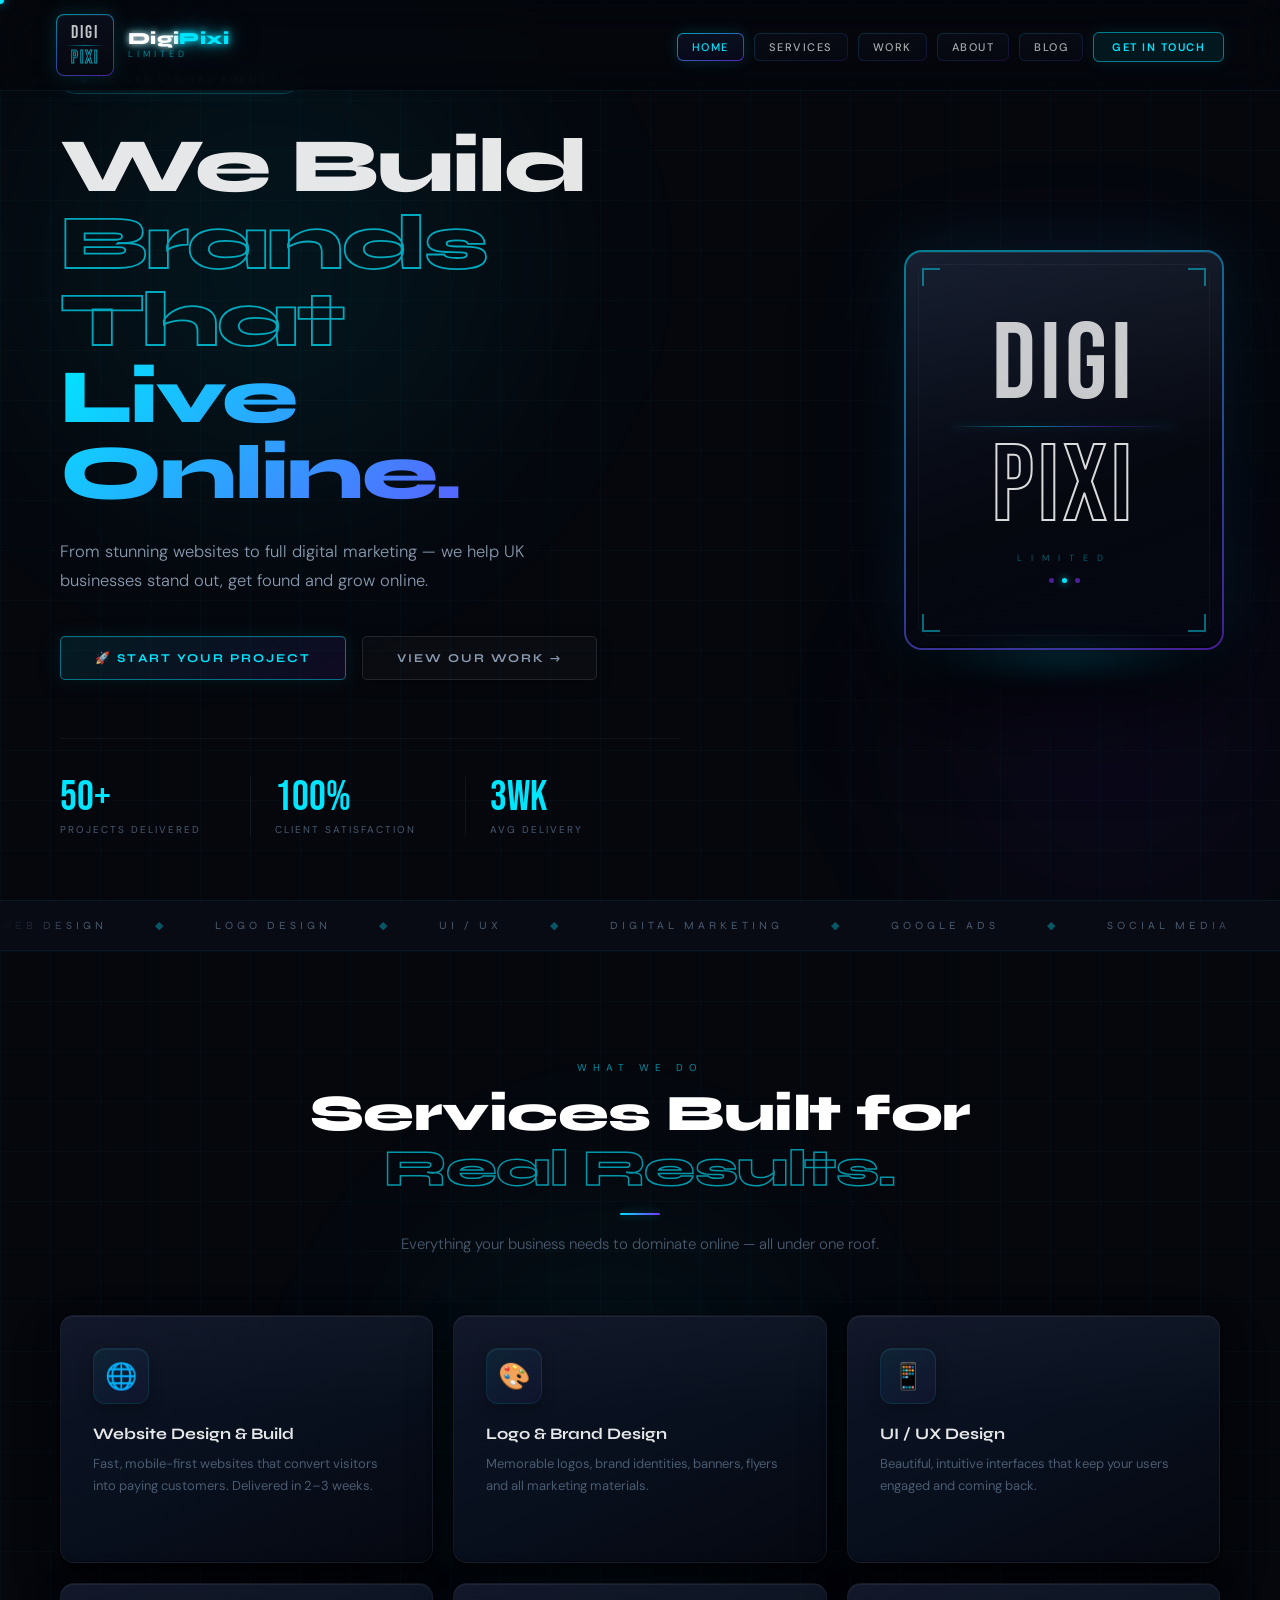
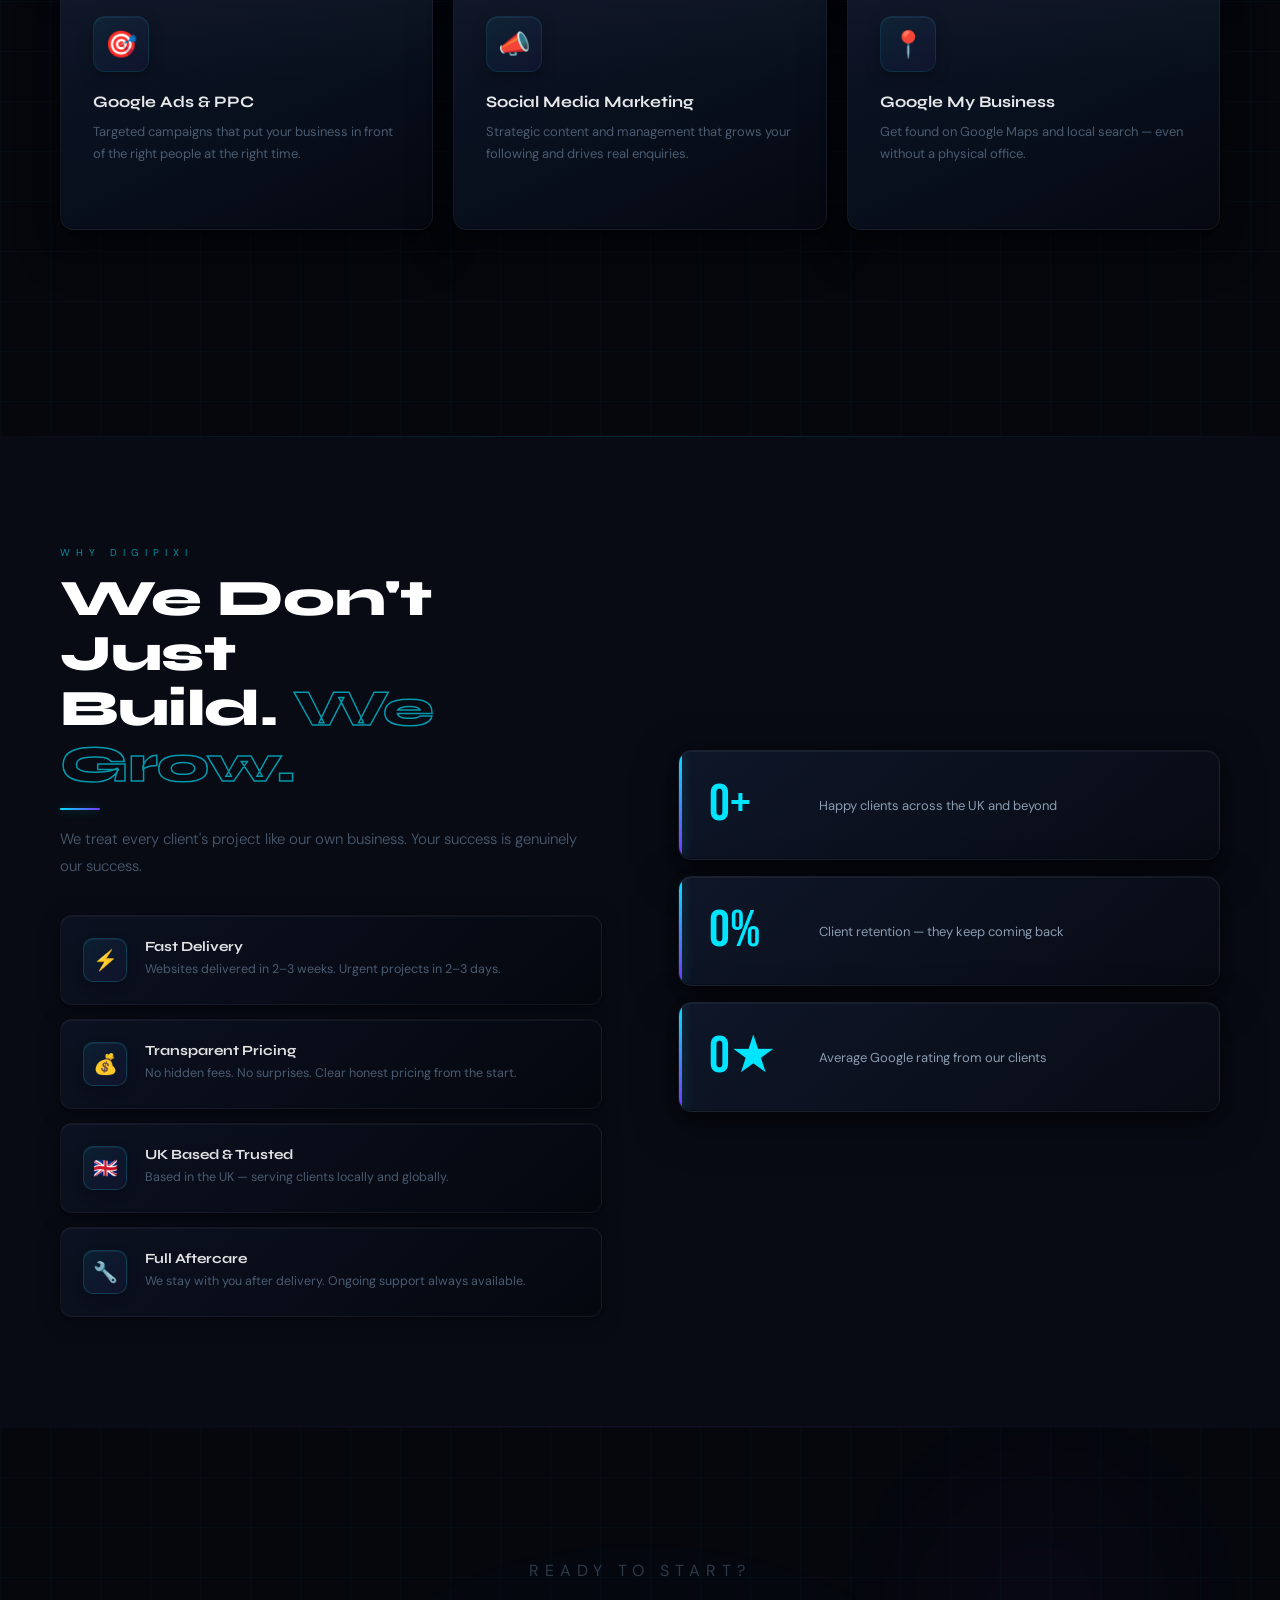
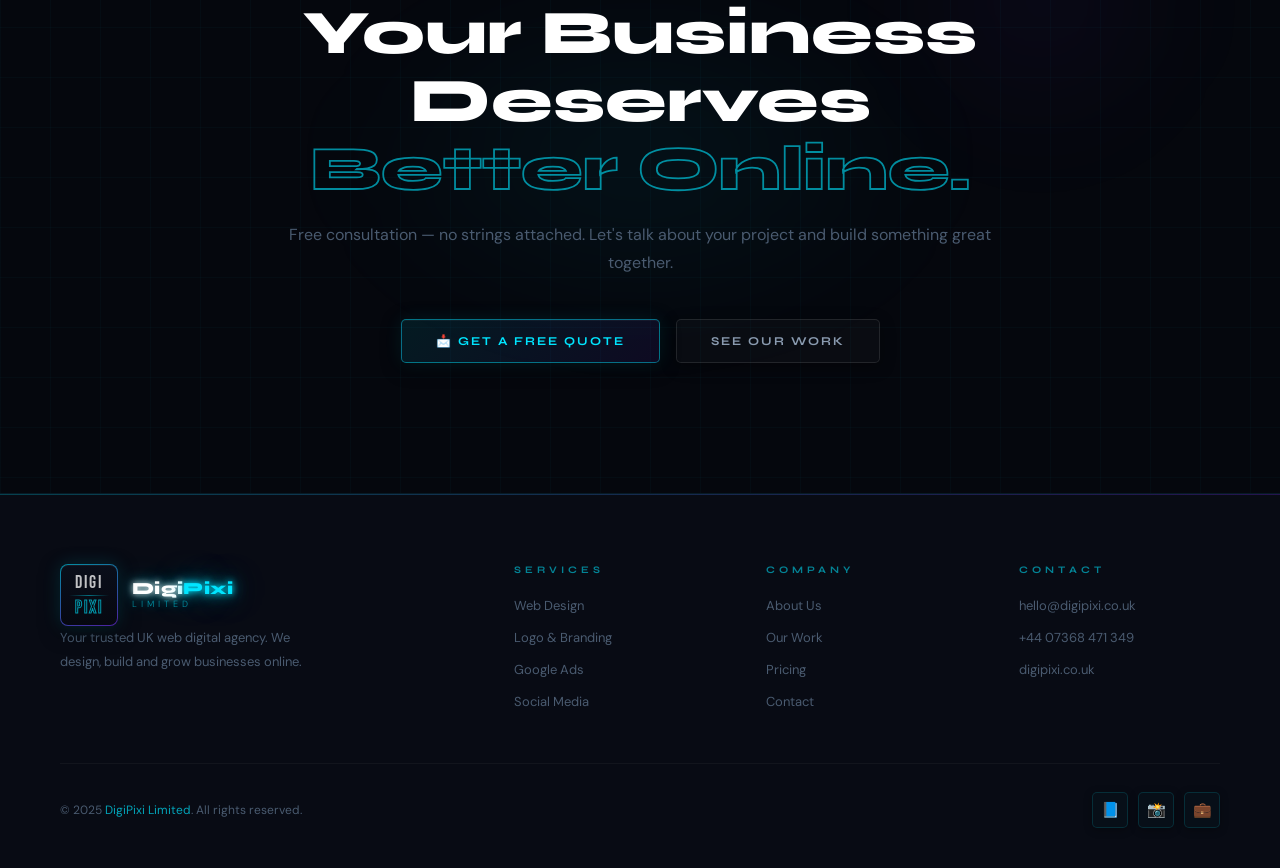
<file: index.html>
<!DOCTYPE html>
<html lang="en">
<head>
<meta charset="UTF-8"/>
<meta name="viewport" content="width=device-width,initial-scale=1.0"/>
<title>DigiPixi Limited — Web Digital Agency UK</title>
<link rel="stylesheet" href="css/style.css"/>
<style>

/* ── HERO ── */
.hero{
  min-height:100vh;display:flex;align-items:center;
  padding:0 60px;position:relative;overflow:hidden;
}
.hero-orb1{position:absolute;width:800px;height:800px;top:-15%;left:-10%;background:radial-gradient(circle,rgba(0,229,255,.08),transparent 65%);filter:blur(60px);pointer-events:none;}
.hero-orb2{position:absolute;width:600px;height:600px;bottom:-15%;right:-10%;background:radial-gradient(circle,rgba(123,47,255,.07),transparent 65%);filter:blur(60px);pointer-events:none;}
.hero-content{max-width:620px;position:relative;z-index:2;}

.hero-badge{
  display:inline-flex;align-items:center;gap:10px;
  padding:8px 20px;border:1px solid rgba(0,229,255,.22);
  border-radius:30px;background:rgba(0,229,255,.04);
  margin-bottom:34px;animation:fadeIn .8s ease both;
  box-shadow:0 0 18px rgba(0,229,255,.06);
}
.hero-badge span{font-size:10px;letter-spacing:3px;text-transform:uppercase;color:var(--cyan);opacity:.8;font-family:'Syne',sans-serif;}
.hero-badge .dot{width:7px;height:7px;border-radius:50%;background:var(--cyan);animation:pulse 2s infinite;box-shadow:0 0 8px rgba(0,229,255,.8);}

.hero-title{
  font-family:'Syne',sans-serif;
  font-size:clamp(50px,6vw,88px);
  font-weight:800;line-height:1.0;letter-spacing:-2px;
  margin-bottom:26px;animation:fadeUp .9s .1s ease both;
}
.hero-title .t1{display:block;color:rgba(255,255,255,.9);}
.hero-title .t2{display:block;color:transparent;-webkit-text-stroke:1.8px rgba(0,229,255,.72);}
.hero-title .t3{display:block;background:var(--grad);-webkit-background-clip:text;-webkit-text-fill-color:transparent;}

.hero-sub{font-size:16.5px;font-weight:300;color:var(--light);line-height:1.75;max-width:490px;margin-bottom:40px;animation:fadeUp .9s .2s ease both;}
.hero-buttons{display:flex;gap:16px;flex-wrap:wrap;animation:fadeUp .9s .3s ease both;}

.hero-stats{
  display:flex;margin-top:58px;padding-top:38px;
  border-top:1px solid rgba(255,255,255,.05);
  animation:fadeUp .9s .4s ease both;
}
.stat-item{flex:1;padding:0 24px;border-right:1px solid rgba(255,255,255,.05);}
.stat-item:first-child{padding-left:0;}
.stat-item:last-child{border-right:none;}
.sn{font-family:'Bebas Neue',sans-serif;font-size:42px;color:#fff;line-height:1;}
.sn span{color:var(--cyan);}
.sl{font-size:10px;letter-spacing:2px;text-transform:uppercase;color:var(--grey);margin-top:4px;}

/* ── 3D HERO LOGO ── */
.hero-visual{position:absolute;right:56px;top:50%;transform:translateY(-50%);z-index:2;animation:fadeIn 1s .3s ease both;}
.logo3d{
  width:320px;height:400px;
  background:
    linear-gradient(160deg,#0E1628 0%,#060810 60%,#040611 100%) padding-box,
    linear-gradient(160deg,rgba(0,229,255,.55),rgba(123,47,255,.55)) border-box;
  border:2px solid transparent;
  border-radius:18px;
  display:flex;flex-direction:column;align-items:center;justify-content:center;
  position:relative;
  box-shadow:
    /* outer neon glow */
    0 0 60px rgba(0,229,255,.1),
    0 0 120px rgba(123,47,255,.06),
    /* deep drop shadow */
    0 50px 100px rgba(0,0,0,.9),
    0 20px 40px rgba(0,0,0,.6),
    /* inset top sheen */
    inset 0 1px 0 rgba(255,255,255,.07),
    /* inset bottom shadow */
    inset 0 -2px 0 rgba(0,0,0,.5);
}
/* Inner border */
.logo3d::before{content:'';position:absolute;inset:12px;border-radius:12px;border:.5px solid rgba(255,255,255,.04);}
/* Top sheen */
.logo3d::after{content:'';position:absolute;top:0;left:0;right:0;height:50%;border-radius:18px 18px 0 0;background:linear-gradient(180deg,rgba(255,255,255,.04),transparent);pointer-events:none;}

.l3c{position:absolute;width:18px;height:18px;border-color:rgba(0,229,255,.45);border-style:solid;}
.l3c.tl{top:16px;left:16px;border-width:2px 0 0 2px;}
.l3c.tr{top:16px;right:16px;border-width:2px 2px 0 0;}
.l3c.bl{bottom:16px;left:16px;border-width:0 0 2px 2px;}
.l3c.br{bottom:16px;right:16px;border-width:0 2px 2px 0;}

/* DIGI — dimmed, natural white not blinding */
.l3-digi{
  font-family:'Bebas Neue',sans-serif;font-size:108px;letter-spacing:4px;
  color:rgba(255,255,255,.78);    /* ← dimmed — not 100% white */
  line-height:.9;position:relative;z-index:2;
  text-shadow:none;               /* ← no glow */
}
.l3-divider{
  width:72%;height:1.5px;
  background:linear-gradient(90deg,transparent,rgba(0,229,255,.55),rgba(123,47,255,.4),transparent);
  margin:12px 0;position:relative;z-index:2;
  box-shadow:0 0 10px rgba(0,229,255,.3);
}
/* PIXI — outline gives contrast vs solid DIGI */
.l3-pixi{
  font-family:'Bebas Neue',sans-serif;font-size:108px;letter-spacing:4px;
  color:transparent;-webkit-text-stroke:2px rgba(255,255,255,.85);
  line-height:.9;position:relative;z-index:2;
}
.l3-ltd{
  font-family:'DM Sans',sans-serif;font-size:9px;letter-spacing:9px;
  color:rgba(0,229,255,.38);margin-top:16px;
  text-transform:uppercase;position:relative;z-index:2;
}
.l3-dots{display:flex;gap:8px;margin-top:14px;position:relative;z-index:2;}
.l3-dot{width:5px;height:5px;border-radius:50%;}
.l3-dot.c{background:var(--cyan);box-shadow:0 0 7px rgba(0,229,255,.8);}
.l3-dot.p{background:var(--purple);opacity:.6;}
/* Ground shadow */
.logo3d-shadow{position:absolute;bottom:-22px;left:8%;right:8%;height:28px;background:radial-gradient(ellipse,rgba(0,229,255,.2),transparent 70%);filter:blur(12px);}

/* ── MARQUEE ── */
.marquee-section{padding:18px 0;background:var(--bg2);border-top:1px solid rgba(0,229,255,.07);border-bottom:1px solid rgba(0,229,255,.07);overflow:hidden;position:relative;}
.marquee-section::before,.marquee-section::after{content:'';position:absolute;top:0;bottom:0;width:80px;z-index:2;}
.marquee-section::before{left:0;background:linear-gradient(90deg,var(--bg2),transparent);}
.marquee-section::after{right:0;background:linear-gradient(-90deg,var(--bg2),transparent);}
.marquee-track{display:flex;gap:48px;animation:marquee 22s linear infinite;white-space:nowrap;}
.marquee-track span{font-family:'Syne',sans-serif;font-size:11px;letter-spacing:4px;text-transform:uppercase;color:var(--grey);flex-shrink:0;}
.marquee-track .dot{color:var(--cyan);opacity:.35;}

/* ── SERVICES ── */
.services-section{padding:110px 60px;position:relative;overflow:hidden;}
.svc-orb{position:absolute;width:700px;height:700px;top:10%;left:20%;background:radial-gradient(circle,rgba(0,229,255,.055),transparent 65%);filter:blur(60px);pointer-events:none;}
.services-grid{display:grid;grid-template-columns:repeat(3,1fr);gap:20px;margin-top:58px;}

.svc-card{
  /* Rich layered background */
  background:linear-gradient(155deg,#0D1325 0%,#08101E 50%,#060810 100%);
  border:1px solid rgba(255,255,255,.055);
  border-radius:14px;
  padding:32px;
  position:relative;overflow:hidden;
  transition:all .45s cubic-bezier(.4,0,.2,1);
  /* Layered shadows for depth */
  box-shadow:
    inset 0 1px 0 rgba(255,255,255,.06),
    inset 0 -1px 0 rgba(0,0,0,.4),
    0 1px 3px rgba(0,0,0,.3),
    0 8px 24px rgba(0,0,0,.4),
    0 20px 48px rgba(0,0,0,.3);
}
/* Top gradient accent */
.svc-card::before{
  content:'';position:absolute;top:0;left:0;right:0;height:2px;
  background:var(--grad);
  transform:scaleX(0);transform-origin:left;
  transition:transform .4s ease;
  box-shadow:0 0 12px rgba(0,229,255,.45);
}
/* Subtle inner top sheen */
.svc-card::after{
  content:'';position:absolute;top:0;left:0;right:0;height:40%;
  background:linear-gradient(180deg,rgba(255,255,255,.025),transparent);
  pointer-events:none;border-radius:14px 14px 0 0;
}
.svc-card:hover{
  border-color:rgba(0,229,255,.18);
  transform:translateY(-10px) scale(1.012);
  box-shadow:
    inset 0 1px 0 rgba(255,255,255,.09),
    0 0 40px rgba(0,229,255,.07),
    0 30px 70px rgba(0,0,0,.65),
    0 10px 30px rgba(0,0,0,.4);
}
.svc-card:hover::before{transform:scaleX(1);}

.svc-icon{
  width:56px;height:56px;font-size:26px;
  display:flex;align-items:center;justify-content:center;
  background:linear-gradient(135deg,rgba(0,229,255,.07),rgba(123,47,255,.05));
  border:1px solid rgba(0,229,255,.1);
  border-radius:12px;margin-bottom:20px;
  box-shadow:0 4px 14px rgba(0,0,0,.35),inset 0 1px 0 rgba(255,255,255,.06);
}
.svc-card h3{font-family:'Syne',sans-serif;font-size:16px;font-weight:700;color:rgba(255,255,255,.9);margin-bottom:10px;}
.svc-card p{font-size:13px;color:var(--grey);line-height:1.7;}
.svc-arrow{display:inline-flex;align-items:center;gap:5px;margin-top:18px;font-family:'Syne',sans-serif;font-size:10px;letter-spacing:2px;text-transform:uppercase;color:var(--cyan);opacity:0;transition:opacity .3s;}
.svc-card:hover .svc-arrow{opacity:.65;}

/* ── WHY US ── */
.why-section{
  padding:110px 60px;background:var(--bg2);
  position:relative;overflow:hidden;
}
.why-section::before{content:'';position:absolute;top:0;left:0;right:0;height:1px;background:linear-gradient(90deg,transparent,rgba(0,229,255,.14),transparent);}
.why-section::after{content:'';position:absolute;bottom:0;left:0;right:0;height:1px;background:linear-gradient(90deg,transparent,rgba(123,47,255,.1),transparent);}
.why-grid{display:grid;grid-template-columns:1fr 1fr;gap:76px;align-items:center;}
.why-items{display:flex;flex-direction:column;gap:14px;}

.why-item{
  display:flex;gap:18px;align-items:flex-start;padding:22px;
  background:linear-gradient(140deg,rgba(13,19,37,.85),rgba(5,7,13,.9));
  border:1px solid rgba(255,255,255,.05);border-radius:12px;
  transition:all .3s;
  box-shadow:
    inset 0 1px 0 rgba(255,255,255,.04),
    0 4px 20px rgba(0,0,0,.35),
    0 1px 3px rgba(0,0,0,.2);
}
.why-item:hover{
  border-color:rgba(0,229,255,.14);transform:translateX(8px);
  box-shadow:inset 0 1px 0 rgba(255,255,255,.05),0 8px 30px rgba(0,0,0,.45);
}
.why-icon{
  width:44px;height:44px;border:1px solid rgba(0,229,255,.18);border-radius:10px;
  display:flex;align-items:center;justify-content:center;font-size:20px;flex-shrink:0;
  background:linear-gradient(135deg,rgba(0,229,255,.08),rgba(123,47,255,.06));
  box-shadow:0 4px 12px rgba(0,0,0,.3),inset 0 1px 0 rgba(255,255,255,.06);
}
.why-text h4{font-family:'Syne',sans-serif;font-size:14px;font-weight:700;color:rgba(255,255,255,.88);margin-bottom:4px;}
.why-text p{font-size:12.5px;color:var(--grey);line-height:1.65;}

.why-visual{display:flex;flex-direction:column;gap:16px;}
.why-stat{
  background:linear-gradient(140deg,#0E1628 0%,#080B14 100%);
  border:1px solid rgba(255,255,255,.055);border-radius:14px;
  padding:28px 30px;display:flex;align-items:center;gap:22px;
  transition:all .35s;position:relative;overflow:hidden;
  box-shadow:
    inset 0 1px 0 rgba(255,255,255,.05),
    inset 0 -1px 0 rgba(0,0,0,.3),
    0 12px 40px rgba(0,0,0,.5),
    0 4px 12px rgba(0,0,0,.3);
}
.why-stat::before{
  content:'';position:absolute;left:0;top:0;bottom:0;width:3px;
  background:var(--grad);border-radius:0;
  box-shadow:0 0 12px rgba(0,229,255,.35);
}
.why-stat:hover{
  transform:translateX(-8px);border-color:rgba(0,229,255,.1);
  box-shadow:inset 0 1px 0 rgba(255,255,255,.06),0 20px 50px rgba(0,0,0,.6);
}
.why-stat .snum{font-family:'Bebas Neue',sans-serif;font-size:52px;color:rgba(255,255,255,.9);line-height:1;min-width:88px;}
.why-stat .snum span{color:var(--cyan);}
.why-stat .sdesc{font-size:13px;color:var(--light);line-height:1.65;}

/* ── CTA ── */
.cta-section{padding:130px 60px;text-align:center;position:relative;overflow:hidden;}
.cta-orb1{position:absolute;width:700px;height:400px;top:50%;left:50%;transform:translate(-50%,-50%);background:radial-gradient(ellipse,rgba(0,229,255,.055),transparent 65%);filter:blur(50px);pointer-events:none;}
.cta-orb2{position:absolute;width:350px;height:350px;top:0;right:5%;background:radial-gradient(circle,rgba(123,47,255,.055),transparent 65%);filter:blur(50px);pointer-events:none;}
.cta-box{position:relative;z-index:2;max-width:720px;margin:0 auto;}
.cta-box h2{font-family:'Syne',sans-serif;font-size:clamp(34px,5vw,62px);font-weight:800;line-height:1.1;margin-bottom:18px;}
.cta-box h2 .outline{color:transparent;-webkit-text-stroke:1.8px rgba(0,229,255,.6);}
.cta-box p{font-size:16px;color:var(--grey);margin-bottom:42px;line-height:1.75;}
.cta-btns{display:flex;gap:16px;justify-content:center;flex-wrap:wrap;}

@media(max-width:1200px){.hero-visual{display:none;}.hero-content{max-width:100%;}}
@media(max-width:768px){
  .hero{padding:100px 24px 60px;}
  .services-section,.why-section,.cta-section{padding:70px 24px;}
  .services-grid{grid-template-columns:1fr;}
  .why-grid{grid-template-columns:1fr;gap:40px;}
  .hero-stats{flex-wrap:wrap;}
  .stat-item{min-width:45%;border-right:none;padding:12px 0;}
}
</style>
</head>
<body>
<div class="cursor" id="cursor"></div>

<!-- ── NAV ── -->
<nav>
  <a href="index.html" class="nav-logo">
    <div class="nav-logo-box">
      <span class="d">DIGI</span>
      <div class="dl"></div>
      <span class="p">PIXI</span>
    </div>
    <div class="nav-brand">
      <div class="name">
        <span class="digi">Digi</span><span class="pixi">Pixi</span>
      </div>
      <span class="ltd">Limited</span>
    </div>
  </a>
  <ul class="nav-links" id="navLinks">
    <li><a href="index.html" class="active">Home</a></li>
    <li><a href="services.html">Services</a></li>
    <li><a href="portfolio.html">Work</a></li>
    <li><a href="about.html">About</a></li>
    <li><a href="blog.html">Blog</a></li>
    <li><a href="contact.html" class="nav-cta">Get In Touch</a></li>
  </ul>
  <div class="hamburger" id="hamburger">
    <span></span><span></span><span></span>
  </div>
</nav>

<!-- ── HERO ── -->
<section class="hero">
  <div class="grid-bg"></div>
  <div class="hero-orb1"></div>
  <div class="hero-orb2"></div>

  <div class="hero-content">
    <div class="hero-badge">
      <div class="dot"></div>
      <span>UK Web Digital Agency</span>
    </div>
    <h1 class="hero-title">
      <span class="t1">We Build</span>
      <span class="t2">Brands That</span>
      <span class="t3">Live Online.</span>
    </h1>
    <p class="hero-sub">From stunning websites to full digital marketing — we help UK businesses stand out, get found and grow online.</p>
    <div class="hero-buttons">
      <a href="contact.html" class="btn-primary">🚀 Start Your Project</a>
      <a href="portfolio.html" class="btn-secondary">View Our Work →</a>
    </div>
    <div class="hero-stats">
      <div class="stat-item">
        <div class="sn"><span class="counter" data-target="50" data-suffix="+">0+</span></div>
        <div class="sl">Projects Delivered</div>
      </div>
      <div class="stat-item">
        <div class="sn"><span class="counter" data-target="100" data-suffix="%">0%</span></div>
        <div class="sl">Client Satisfaction</div>
      </div>
      <div class="stat-item">
        <div class="sn"><span class="counter" data-target="3" data-suffix="wk">0wk</span></div>
        <div class="sl">Avg Delivery</div>
      </div>
    </div>
  </div>

  <!-- 3D Logo -->
  <div class="hero-visual">
    <div style="position:relative;">
      <div class="logo3d">
        <div class="l3c tl"></div>
        <div class="l3c tr"></div>
        <div class="l3c bl"></div>
        <div class="l3c br"></div>
        <span class="l3-digi">DIGI</span>
        <div class="l3-divider"></div>
        <span class="l3-pixi">PIXI</span>
        <span class="l3-ltd">Limited</span>
        <div class="l3-dots">
          <div class="l3-dot p"></div>
          <div class="l3-dot c"></div>
          <div class="l3-dot p"></div>
        </div>
      </div>
      <div class="logo3d-shadow"></div>
    </div>
  </div>
</section>

<!-- ── MARQUEE ── -->
<div class="marquee-section">
  <div class="marquee-track">
    <span>Web Design</span><span class="dot">◆</span>
    <span>Logo Design</span><span class="dot">◆</span>
    <span>UI / UX</span><span class="dot">◆</span>
    <span>Digital Marketing</span><span class="dot">◆</span>
    <span>Google Ads</span><span class="dot">◆</span>
    <span>Social Media</span><span class="dot">◆</span>
    <span>Branding</span><span class="dot">◆</span>
    <span>SEO</span><span class="dot">◆</span>
    <span>Video Promotion</span><span class="dot">◆</span>
    <span>Google My Business</span><span class="dot">◆</span>
    <span>Web Design</span><span class="dot">◆</span>
    <span>Logo Design</span><span class="dot">◆</span>
    <span>UI / UX</span><span class="dot">◆</span>
    <span>Digital Marketing</span><span class="dot">◆</span>
    <span>Google Ads</span><span class="dot">◆</span>
    <span>Social Media</span><span class="dot">◆</span>
    <span>Branding</span><span class="dot">◆</span>
    <span>SEO</span><span class="dot">◆</span>
    <span>Video Promotion</span><span class="dot">◆</span>
    <span>Google My Business</span><span class="dot">◆</span>
  </div>
</div>

<!-- ── SERVICES ── -->
<section class="services-section">
  <div class="grid-bg"></div>
  <div class="svc-orb"></div>
  <div class="reveal" style="text-align:center;">
    <p class="section-eyebrow">What We Do</p>
    <h2 class="section-title">Services Built for<br/><span class="outline">Real Results.</span></h2>
    <div class="accent-bar" style="margin:16px auto;"></div>
    <p class="section-sub" style="margin:0 auto;">Everything your business needs to dominate online — all under one roof.</p>
  </div>
  <div class="services-grid stagger">
    <div class="svc-card"><div class="svc-icon">🌐</div><h3>Website Design & Build</h3><p>Fast, mobile-first websites that convert visitors into paying customers. Delivered in 2–3 weeks.</p><span class="svc-arrow">Explore →</span></div>
    <div class="svc-card"><div class="svc-icon">🎨</div><h3>Logo & Brand Design</h3><p>Memorable logos, brand identities, banners, flyers and all marketing materials.</p><span class="svc-arrow">Explore →</span></div>
    <div class="svc-card"><div class="svc-icon">📱</div><h3>UI / UX Design</h3><p>Beautiful, intuitive interfaces that keep your users engaged and coming back.</p><span class="svc-arrow">Explore →</span></div>
    <div class="svc-card"><div class="svc-icon">🎯</div><h3>Google Ads & PPC</h3><p>Targeted campaigns that put your business in front of the right people at the right time.</p><span class="svc-arrow">Explore →</span></div>
    <div class="svc-card"><div class="svc-icon">📣</div><h3>Social Media Marketing</h3><p>Strategic content and management that grows your following and drives real enquiries.</p><span class="svc-arrow">Explore →</span></div>
    <div class="svc-card"><div class="svc-icon">📍</div><h3>Google My Business</h3><p>Get found on Google Maps and local search — even without a physical office.</p><span class="svc-arrow">Explore →</span></div>
  </div>
  <div style="text-align:center;margin-top:52px;" class="reveal">
    <a href="services.html" class="btn-primary">View All Services →</a>
  </div>
</section>

<!-- ── WHY US ── -->
<section class="why-section">
  <div class="why-grid">
    <div class="reveal">
      <p class="section-eyebrow">Why DigiPixi</p>
      <h2 class="section-title">We Don't Just<br/>Build. <span class="outline">We Grow.</span></h2>
      <div class="accent-bar"></div>
      <p class="section-sub" style="margin-bottom:36px;">We treat every client's project like our own business. Your success is genuinely our success.</p>
      <div class="why-items">
        <div class="why-item"><div class="why-icon">⚡</div><div class="why-text"><h4>Fast Delivery</h4><p>Websites delivered in 2–3 weeks. Urgent projects in 2–3 days.</p></div></div>
        <div class="why-item"><div class="why-icon">💰</div><div class="why-text"><h4>Transparent Pricing</h4><p>No hidden fees. No surprises. Clear honest pricing from the start.</p></div></div>
        <div class="why-item"><div class="why-icon">🇬🇧</div><div class="why-text"><h4>UK Based & Trusted</h4><p>Based in the UK — serving clients locally and globally.</p></div></div>
        <div class="why-item"><div class="why-icon">🔧</div><div class="why-text"><h4>Full Aftercare</h4><p>We stay with you after delivery. Ongoing support always available.</p></div></div>
      </div>
    </div>
    <div class="why-visual reveal">
      <div class="why-stat"><div class="snum"><span class="counter" data-target="50" data-suffix="+">0+</span></div><div class="sdesc">Happy clients across the UK and beyond</div></div>
      <div class="why-stat"><div class="snum"><span class="counter" data-target="98" data-suffix="%">0%</span></div><div class="sdesc">Client retention — they keep coming back</div></div>
      <div class="why-stat"><div class="snum"><span class="counter" data-target="5" data-suffix="★">0★</span></div><div class="sdesc">Average Google rating from our clients</div></div>
    </div>
  </div>
</section>

<!-- ── CTA ── -->
<section class="cta-section">
  <div class="grid-bg"></div>
  <div class="cta-orb1"></div>
  <div class="cta-orb2"></div>
  <div class="cta-box reveal">
    <p class="section-eyebrow" style="margin:0 auto 14px;">Ready To Start?</p>
    <h2>Your Business Deserves<br/><span class="outline">Better Online.</span></h2>
    <p>Free consultation — no strings attached. Let's talk about your project and build something great together.</p>
    <div class="cta-btns">
      <a href="contact.html" class="btn-primary">📩 Get A Free Quote</a>
      <a href="portfolio.html" class="btn-secondary">See Our Work</a>
    </div>
  </div>
</section>

<!-- ── FOOTER ── -->
<footer class="footer">
  <div class="footer-grid">
    <div class="footer-brand">
      <a href="index.html" class="nav-logo"><div class="nav-logo-box"><span class="d">DIGI</span><div class="dl"></div><span class="p">PIXI</span></div><div class="nav-brand"><div class="name"><span class="digi">Digi</span><span class="pixi">Pixi</span></div><span class="ltd">Limited</span></div></a>
      <p>Your trusted UK web digital agency. We design, build and grow businesses online.</p>
    </div>
    <div class="footer-col"><h4>Services</h4><ul><li><a href="services.html">Web Design</a></li><li><a href="services.html">Logo & Branding</a></li><li><a href="services.html">Google Ads</a></li><li><a href="services.html">Social Media</a></li></ul></div>
    <div class="footer-col"><h4>Company</h4><ul><li><a href="about.html">About Us</a></li><li><a href="portfolio.html">Our Work</a></li><li><a href="pricing.html">Pricing</a></li><li><a href="contact.html">Contact</a></li></ul></div>
    <div class="footer-col"><h4>Contact</h4><ul><li><a href="mailto:hello@digipixi.co.uk">hello@digipixi.co.uk</a></li><li><a href="tel:+4407368471349">+44 07368 471 349</a></li><li><a href="#">digipixi.co.uk</a></li></ul></div>
  </div>
  <div class="footer-bottom">
    <p>© 2025 <span>DigiPixi Limited</span>. All rights reserved.</p>
    <div class="footer-socials"><a href="#" class="social-btn">📘</a><a href="#" class="social-btn">📸</a><a href="#" class="social-btn">💼</a></div>
  </div>
</footer>
<script src="js/main.js"></script>
</body>
</html>
</file>
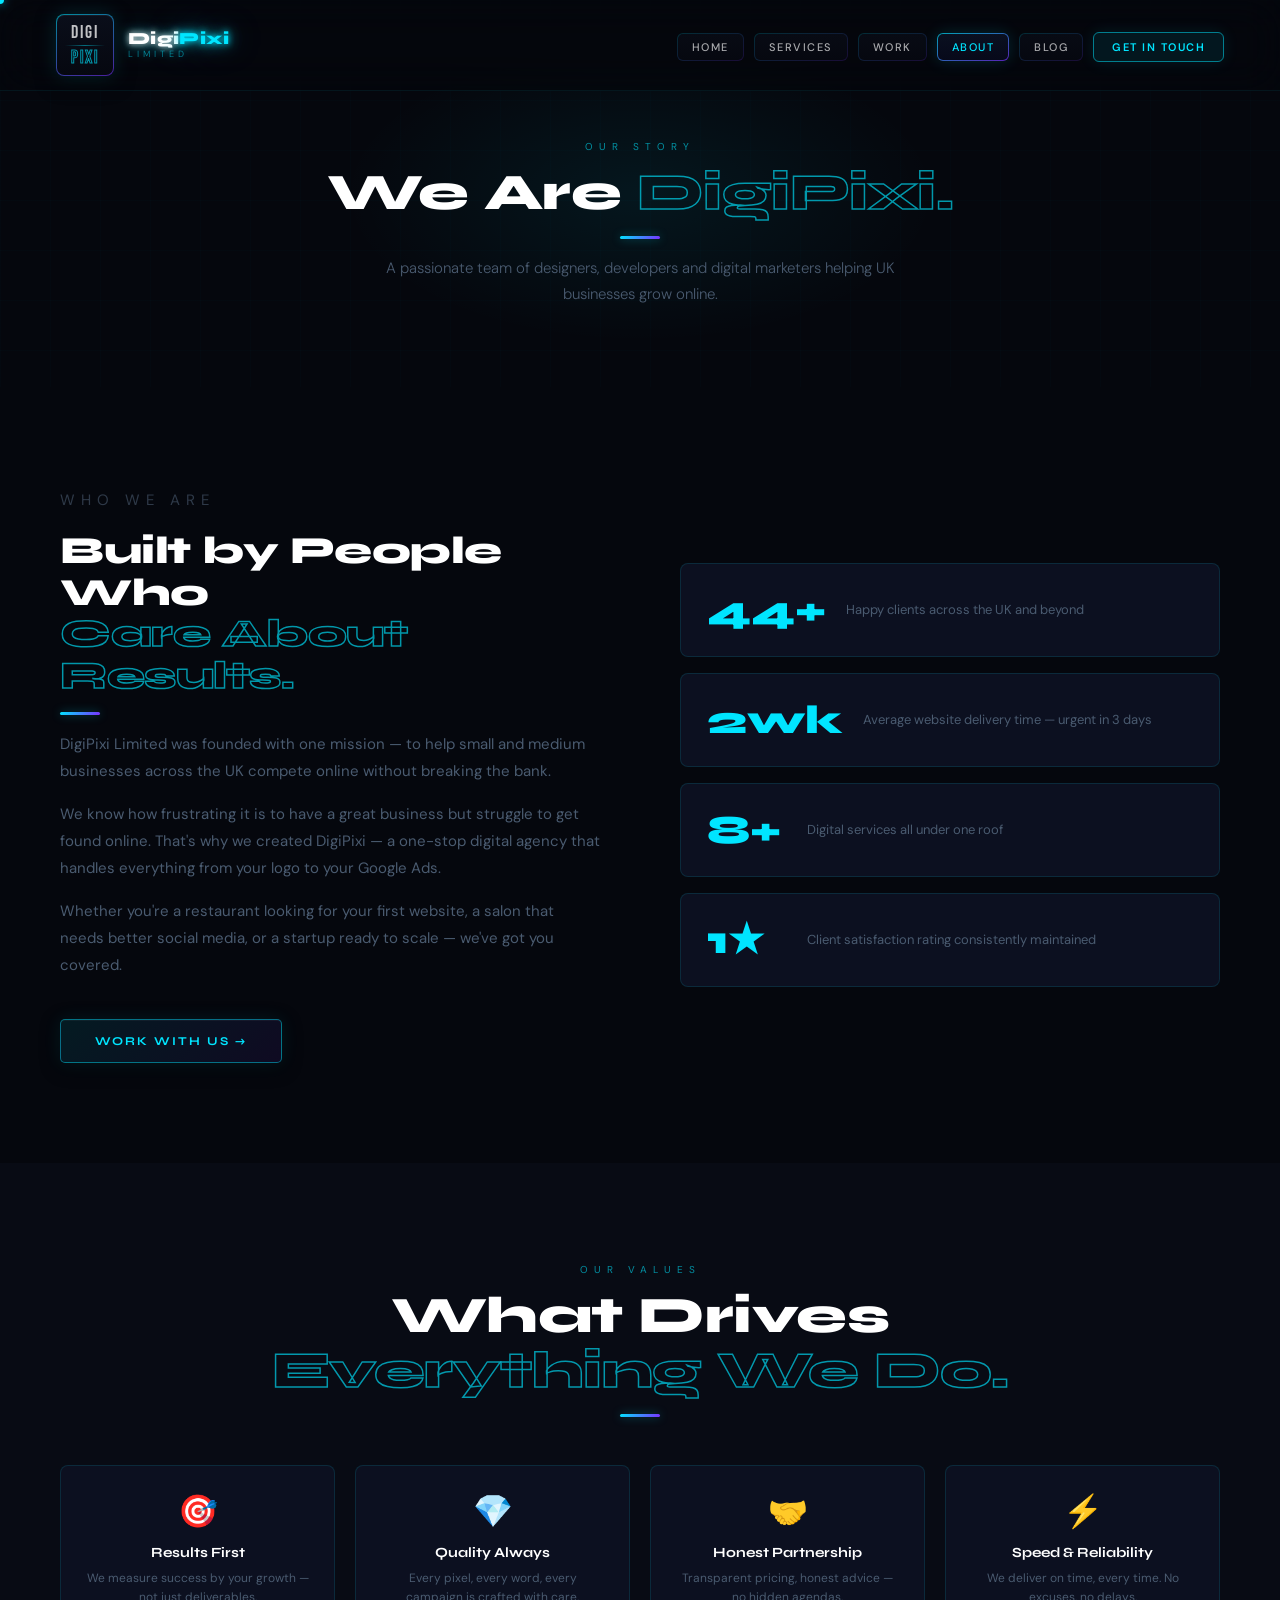
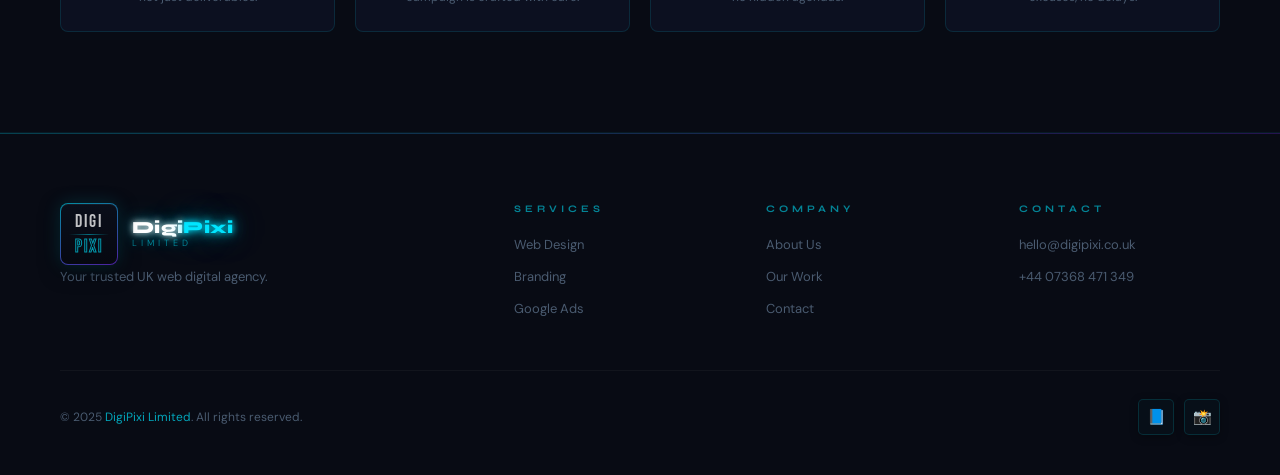
<file: about.html>
<!DOCTYPE html>
<html lang="en">
<head>
<meta charset="UTF-8"/><meta name="viewport" content="width=device-width,initial-scale=1.0"/>
<title>About Us — DigiPixi Limited</title>
<link rel="stylesheet" href="css/style.css"/>
<style>
.about-hero{padding:140px 60px 80px;text-align:center;position:relative;overflow:hidden;}
.about-hero .grid-bg{opacity:.6;}
.hero-glow{position:absolute;top:50%;left:50%;transform:translate(-50%,-50%);width:600px;height:300px;background:radial-gradient(ellipse,rgba(0,229,255,.07) 0%,transparent 70%);}
.about-story{padding:100px 60px;display:grid;grid-template-columns:1fr 1fr;gap:80px;align-items:center;}
.about-story .text p{font-size:15px;color:var(--grey);line-height:1.8;margin-bottom:16px;}
.about-values{padding:100px 60px;background:var(--bg2);}
.values-grid{display:grid;grid-template-columns:repeat(4,1fr);gap:20px;margin-top:48px;}
.value-card{background:var(--bg3);border:1px solid var(--border);border-radius:8px;padding:24px;text-align:center;transition:all .3s;}
.value-card:hover{border-color:rgba(0,229,255,.3);transform:translateY(-4px);}
.value-icon{font-size:32px;margin-bottom:12px;}
.value-card h4{font-family:'Syne',sans-serif;font-size:14px;font-weight:700;color:#fff;margin-bottom:8px;}
.value-card p{font-size:12px;color:var(--grey);line-height:1.6;}
.about-visual{display:flex;flex-direction:column;gap:16px;}
.about-stat-card{background:var(--bg3);border:1px solid var(--border);border-radius:8px;padding:22px 26px;display:flex;align-items:center;gap:20px;}
.about-stat-card .num{font-family:'Syne',sans-serif;font-size:40px;font-weight:800;color:#fff;min-width:80px;}
.about-stat-card .num span{color:var(--cyan);}
.about-stat-card .desc{font-size:13px;color:var(--grey);line-height:1.6;}
@media(max-width:1024px){.about-story{grid-template-columns:1fr;gap:40px;}.values-grid{grid-template-columns:repeat(2,1fr);}}
@media(max-width:768px){.about-hero,.about-story,.about-values{padding:80px 24px 60px;}.values-grid{grid-template-columns:1fr;}}
</style>
</head>
<body>
<div class="cursor" id="cursor"></div>
<nav>
  <a href="index.html" class="nav-logo">
    <div class="nav-logo-box"><span class="d">DIGI</span><div class="dl"></div><span class="p">PIXI</span></div>
    <div class="nav-brand">
      <div class="name"><span class="digi">Digi</span><span class="pixi">Pixi</span></div>
      <span class="ltd">Limited</span>
    </div>
  </a>
  <ul class="nav-links" id="navLinks">
    <li><a href="index.html">Home</a></li>
    <li><a href="services.html">Services</a></li>
    <li><a href="portfolio.html">Work</a></li>
    <li><a href="about.html" class="active">About</a></li>
    <li><a href="blog.html">Blog</a></li>
    <li><a href="contact.html" class="nav-cta">Get In Touch</a></li>
  </ul>
  <div class="hamburger" id="hamburger"><span></span><span></span><span></span></div>
</nav>

<section class="about-hero">
  <div class="grid-bg"></div>
  <div class="hero-glow"></div>
  <div style="position:relative;z-index:2;" class="reveal">
    <p class="section-eyebrow">Our Story</p>
    <h1 class="section-title">We Are <span class="outline">DigiPixi.</span></h1>
    <div class="accent-bar" style="margin:16px auto;"></div>
    <p class="section-sub" style="margin:0 auto;">A passionate team of designers, developers and digital marketers helping UK businesses grow online.</p>
  </div>
</section>

<section class="about-story">
  <div class="text reveal">
    <p class="section-eyebrow">Who We Are</p>
    <h2 class="section-title" style="font-size:clamp(28px,3vw,42px);">Built by People Who<br/><span class="outline">Care About Results.</span></h2>
    <div class="accent-bar"></div>
    <p>DigiPixi Limited was founded with one mission — to help small and medium businesses across the UK compete online without breaking the bank.</p>
    <p>We know how frustrating it is to have a great business but struggle to get found online. That's why we created DigiPixi — a one-stop digital agency that handles everything from your logo to your Google Ads.</p>
    <p>Whether you're a restaurant looking for your first website, a salon that needs better social media, or a startup ready to scale — we've got you covered.</p>
    <a href="contact.html" class="btn-primary" style="margin-top:24px;">Work With Us →</a>
  </div>
  <div class="about-visual reveal">
    <div class="about-stat-card">
      <div class="num"><span class="counter" data-target="50" data-suffix="+">0+</span></div>
      <div class="desc">Happy clients across the UK and beyond</div>
    </div>
    <div class="about-stat-card">
      <div class="num"><span class="counter" data-target="3" data-suffix="wk">0wk</span></div>
      <div class="desc">Average website delivery time — urgent in 3 days</div>
    </div>
    <div class="about-stat-card">
      <div class="num"><span class="counter" data-target="9" data-suffix="+">0+</span></div>
      <div class="desc">Digital services all under one roof</div>
    </div>
    <div class="about-stat-card">
      <div class="num"><span class="counter" data-target="5" data-suffix="★">0★</span></div>
      <div class="desc">Client satisfaction rating consistently maintained</div>
    </div>
  </div>
</section>

<section class="about-values">
  <div class="reveal" style="text-align:center;">
    <p class="section-eyebrow">Our Values</p>
    <h2 class="section-title">What Drives<br/><span class="outline">Everything We Do.</span></h2>
    <div class="accent-bar" style="margin:16px auto;"></div>
  </div>
  <div class="values-grid stagger">
    <div class="value-card">
      <div class="value-icon">🎯</div>
      <h4>Results First</h4>
      <p>We measure success by your growth — not just deliverables.</p>
    </div>
    <div class="value-card">
      <div class="value-icon">💎</div>
      <h4>Quality Always</h4>
      <p>Every pixel, every word, every campaign is crafted with care.</p>
    </div>
    <div class="value-card">
      <div class="value-icon">🤝</div>
      <h4>Honest Partnership</h4>
      <p>Transparent pricing, honest advice — no hidden agendas.</p>
    </div>
    <div class="value-card">
      <div class="value-icon">⚡</div>
      <h4>Speed & Reliability</h4>
      <p>We deliver on time, every time. No excuses, no delays.</p>
    </div>
  </div>
</section>

<footer class="footer">
  <div class="footer-grid">
    <div class="footer-brand"><a href="index.html" class="nav-logo"><div class="nav-logo-box"><span class="d">DIGI</span><div class="dl"></div><span class="p">PIXI</span></div><div class="nav-brand"><div class="name"><span class="digi">Digi</span><span class="pixi">Pixi</span></div><span class="ltd">Limited</span></div></a><p>Your trusted UK web digital agency.</p></div>
    <div class="footer-col"><h4>Services</h4><ul><li><a href="services.html">Web Design</a></li><li><a href="services.html">Branding</a></li><li><a href="services.html">Google Ads</a></li></ul></div>
    <div class="footer-col"><h4>Company</h4><ul><li><a href="about.html">About Us</a></li><li><a href="portfolio.html">Our Work</a></li><li><a href="contact.html">Contact</a></li></ul></div>
    <div class="footer-col"><h4>Contact</h4><ul><li><a href="mailto:hello@digipixi.co.uk">hello@digipixi.co.uk</a></li><li><a href="tel:+4407368471349">+44 07368 471 349</a></li></ul></div>
  </div>
  <div class="footer-bottom"><p>© 2025 <span>DigiPixi Limited</span>. All rights reserved.</p><div class="footer-socials"><a href="#" class="social-btn">📘</a><a href="#" class="social-btn">📸</a></div></div>
</footer>
<script src="js/main.js"></script>
</body>
</html>
</file>
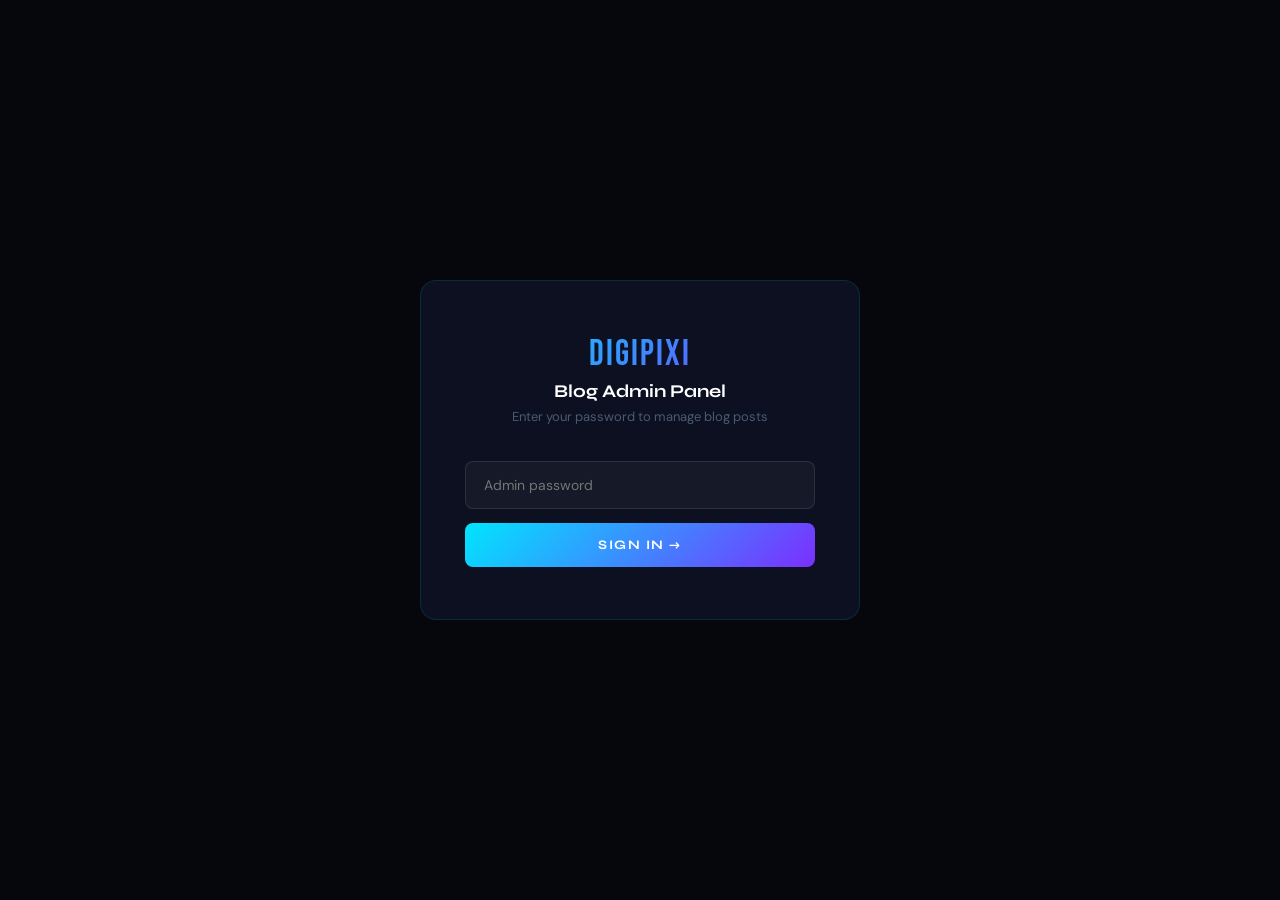
<file: admin.html>
<!DOCTYPE html>
<html lang="en">
<head>
<meta charset="UTF-8"/><meta name="viewport" content="width=device-width,initial-scale=1.0"/>
<title>Blog Admin — DigiPixi</title>
<link rel="preconnect" href="https://fonts.googleapis.com"/>
<link rel="preconnect" href="https://fonts.gstatic.com" crossorigin/>
<link href="https://fonts.googleapis.com/css2?family=Bebas+Neue&family=Syne:wght@400;600;700;800&family=DM+Sans:ital,wght@0,300;0,400;0,500;1,300;1,400&display=swap" rel="stylesheet"/>
<style>
:root{
  --bg:#05070D;--bg2:#080B14;--bg3:#0C1020;
  --cyan:#00E5FF;--purple:#7B2FFF;--white:#FFFFFF;
  --grey:#4A5B70;--light:#8A9BB0;
  --border:rgba(0,229,255,.12);
  --grad:linear-gradient(135deg,#00E5FF,#7B2FFF);
}
*{box-sizing:border-box;margin:0;padding:0;}
body{background:var(--bg);color:#fff;font-family:'DM Sans',sans-serif;min-height:100vh;}
.login-wrap{min-height:100vh;display:flex;align-items:center;justify-content:center;padding:24px;background:var(--bg);}
.login-box{background:var(--bg3);border:1px solid var(--border);border-radius:16px;padding:52px 44px;width:100%;max-width:440px;text-align:center;}
.login-logo{font-family:'Bebas Neue',sans-serif;font-size:36px;letter-spacing:2px;background:var(--grad);-webkit-background-clip:text;-webkit-text-fill-color:transparent;background-clip:text;margin-bottom:4px;}
.login-box h2{font-family:'Syne',sans-serif;font-size:18px;font-weight:700;color:#fff;margin-bottom:6px;}
.login-box .login-sub{font-size:13px;color:var(--grey);margin-bottom:36px;}
.login-box input[type="password"]{width:100%;background:rgba(255,255,255,.04);border:1px solid rgba(255,255,255,.1);border-radius:8px;padding:14px 18px;font-family:'DM Sans',sans-serif;font-size:14px;color:#fff;outline:none;transition:border .3s;margin-bottom:14px;}
.login-box input[type="password"]:focus{border-color:rgba(0,229,255,.4);background:rgba(0,229,255,.02);}
.login-btn{width:100%;padding:14px;background:var(--grad);border:none;border-radius:8px;font-family:'Syne',sans-serif;font-weight:700;font-size:13px;letter-spacing:1.5px;text-transform:uppercase;color:#fff;cursor:pointer;transition:opacity .3s;}
.login-btn:hover{opacity:.85;}
.login-err{color:#ff6b6b;font-size:12px;margin-top:14px;display:none;}
.admin-wrap{display:none;min-height:100vh;flex-direction:column;}
.admin-wrap.visible{display:flex;}
.admin-header{height:58px;background:var(--bg2);border-bottom:1px solid var(--border);padding:0 28px;display:flex;align-items:center;justify-content:space-between;flex-shrink:0;position:sticky;top:0;z-index:100;}
.ah-left{display:flex;align-items:center;gap:14px;}
.ah-logo{font-family:'Bebas Neue',sans-serif;font-size:22px;letter-spacing:2px;background:var(--grad);-webkit-background-clip:text;-webkit-text-fill-color:transparent;background-clip:text;}
.ah-divider{width:1px;height:20px;background:var(--border);}
.ah-title{font-family:'Syne',sans-serif;font-size:11px;font-weight:600;letter-spacing:2px;text-transform:uppercase;color:var(--grey);}
.ah-right{display:flex;align-items:center;gap:10px;}
.ah-link{font-size:12px;color:var(--light);text-decoration:none;padding:6px 14px;border:1px solid var(--border);border-radius:6px;transition:all .25s;font-family:'Syne',sans-serif;font-weight:600;letter-spacing:.5px;}
.ah-link:hover{border-color:rgba(0,229,255,.3);color:var(--cyan);}
.ah-logout{background:none;border:1px solid rgba(255,100,100,.25);border-radius:6px;padding:6px 14px;font-size:12px;color:#ff8080;cursor:pointer;transition:all .25s;font-family:'Syne',sans-serif;font-weight:600;}
.ah-logout:hover{background:rgba(255,80,80,.08);border-color:rgba(255,80,80,.5);}
.admin-body{display:flex;flex:1;overflow:hidden;}
.admin-sidebar{width:216px;background:var(--bg2);border-right:1px solid var(--border);padding:20px 12px;flex-shrink:0;overflow-y:auto;}
.sb-section{margin-bottom:24px;}
.sb-label{font-family:'Syne',sans-serif;font-size:9px;font-weight:700;letter-spacing:2.5px;text-transform:uppercase;color:var(--grey);padding:0 10px;margin-bottom:10px;display:block;}
.sb-item{display:flex;align-items:center;gap:10px;padding:9px 12px;border-radius:7px;cursor:pointer;font-size:13px;color:var(--light);transition:all .2s;border:none;background:none;width:100%;text-align:left;text-decoration:none;}
.sb-item:hover{background:rgba(0,229,255,.06);color:var(--cyan);}
.sb-item.active{background:rgba(0,229,255,.08);color:var(--cyan);}
.sb-icon{font-size:15px;flex-shrink:0;}
.sb-badge{margin-left:auto;background:rgba(0,229,255,.12);color:var(--cyan);font-size:9px;font-family:'Syne',sans-serif;font-weight:700;padding:2px 7px;border-radius:10px;}
.admin-main{flex:1;padding:28px 32px;overflow-y:auto;height:calc(100vh - 58px);}
.ap{display:none;}
.ap.active{display:block;}
.ph{display:flex;align-items:flex-start;justify-content:space-between;margin-bottom:28px;gap:16px;}
.ph-text h1{font-family:'Syne',sans-serif;font-size:22px;font-weight:800;color:#fff;}
.ph-text p{font-size:13px;color:var(--grey);margin-top:4px;}
.btn-primary-sm{background:var(--grad);border:none;border-radius:7px;padding:10px 22px;font-family:'Syne',sans-serif;font-weight:700;font-size:12px;letter-spacing:1px;text-transform:uppercase;color:#fff;cursor:pointer;transition:opacity .3s;white-space:nowrap;}
.btn-primary-sm:hover{opacity:.85;}
.stats-bar{display:grid;grid-template-columns:repeat(4,1fr);gap:14px;margin-bottom:28px;}
.stat-card{background:var(--bg3);border:1px solid var(--border);border-radius:8px;padding:16px 20px;}
.stat-card .sc-num{font-family:'Syne',sans-serif;font-size:26px;font-weight:800;background:var(--grad);-webkit-background-clip:text;-webkit-text-fill-color:transparent;background-clip:text;}
.stat-card .sc-label{font-size:11px;color:var(--grey);margin-top:3px;}
.post-list{display:flex;flex-direction:column;gap:10px;}
.post-item{background:var(--bg3);border:1px solid var(--border);border-radius:8px;padding:16px 20px;display:grid;grid-template-columns:1fr auto;align-items:center;gap:16px;transition:border .25s;}
.post-item:hover{border-color:rgba(0,229,255,.2);}
.pi-info .pi-title{font-family:'Syne',sans-serif;font-size:14px;font-weight:700;color:#fff;white-space:nowrap;overflow:hidden;text-overflow:ellipsis;max-width:520px;margin-bottom:6px;}
.pi-meta{display:flex;align-items:center;gap:10px;flex-wrap:wrap;}
.pi-cat{padding:2px 9px;border:1px solid rgba(0,229,255,.2);border-radius:2px;font-family:'Syne',sans-serif;font-size:9px;letter-spacing:1.5px;text-transform:uppercase;color:var(--cyan);}
.pi-date{font-size:11px;color:var(--grey);}
.pi-status{font-size:10px;font-family:'Syne',sans-serif;font-weight:700;letter-spacing:1px;text-transform:uppercase;}
.pi-status.pub{color:#4ade80;}
.pi-status.draft{color:var(--grey);}
.pi-status.feat{color:#fbbf24;}
.pi-actions{display:flex;align-items:center;gap:7px;flex-shrink:0;}
.act{background:none;border:1px solid var(--border);border-radius:5px;padding:5px 11px;font-size:11px;color:var(--light);cursor:pointer;transition:all .2s;font-family:'DM Sans',sans-serif;white-space:nowrap;}
.act:hover{border-color:rgba(0,229,255,.3);color:var(--cyan);}
.act.danger{border-color:rgba(255,80,80,.2);color:#ff8080;}
.act.danger:hover{border-color:rgba(255,80,80,.5);background:rgba(255,80,80,.05);}
.empty-state{text-align:center;padding:72px 24px;color:var(--grey);}
.empty-state .es-icon{font-size:44px;margin-bottom:14px;}
.empty-state p{font-size:13px;margin-bottom:20px;}
.editor-back{background:none;border:1px solid var(--border);border-radius:5px;padding:7px 14px;font-size:12px;color:var(--light);cursor:pointer;transition:all .2s;font-family:'DM Sans',sans-serif;margin-bottom:20px;}
.editor-back:hover{border-color:rgba(0,229,255,.3);color:var(--cyan);}
.editor-layout{display:grid;grid-template-columns:1fr 300px;gap:22px;align-items:start;}
.editor-col{display:flex;flex-direction:column;gap:16px;}
.ff{display:flex;flex-direction:column;gap:8px;}
.ff label{font-family:'Syne',sans-serif;font-size:10px;font-weight:700;letter-spacing:2px;text-transform:uppercase;color:var(--cyan);opacity:.65;}
.ff input,.ff textarea,.ff select{background:rgba(255,255,255,.03);border:1px solid rgba(255,255,255,.09);border-radius:7px;padding:12px 16px;font-family:'DM Sans',sans-serif;font-size:13px;color:#fff;outline:none;transition:border .3s;width:100%;}
.ff input:focus,.ff textarea:focus,.ff select:focus{border-color:rgba(0,229,255,.4);background:rgba(0,229,255,.02);}
.ff textarea{resize:vertical;}
.ff select option{background:var(--bg);}
#edContent{min-height:260px;line-height:1.8;}
.hint{font-size:11px;color:var(--grey);margin-top:4px;}
.side-box{background:var(--bg3);border:1px solid var(--border);border-radius:9px;padding:20px;}
.side-box h4{font-family:'Syne',sans-serif;font-size:10px;font-weight:700;letter-spacing:2px;text-transform:uppercase;color:var(--cyan);opacity:.6;margin-bottom:16px;}
.toggle-row{display:flex;align-items:center;justify-content:space-between;margin-bottom:12px;}
.toggle-label{font-size:13px;color:var(--light);}
.toggle{position:relative;width:40px;height:22px;flex-shrink:0;}
.toggle input{opacity:0;width:0;height:0;position:absolute;}
.toggle-track{position:absolute;cursor:pointer;inset:0;background:rgba(255,255,255,.1);border-radius:20px;transition:.3s;}
.toggle-track:before{content:'';position:absolute;width:16px;height:16px;left:3px;top:3px;background:#fff;border-radius:50%;transition:.3s;}
.toggle input:checked + .toggle-track{background:var(--cyan);}
.toggle input:checked + .toggle-track:before{transform:translateX(18px);}
.preview-card{border-radius:8px;overflow:hidden;border:1px solid var(--border);}
.prev-thumb{height:90px;display:flex;align-items:center;justify-content:center;font-size:32px;}
.prev-body{padding:12px;background:var(--bg2);}
.prev-body h5{font-family:'Syne',sans-serif;font-size:12px;font-weight:700;color:#fff;margin-bottom:4px;line-height:1.35;}
.prev-body span{font-size:11px;color:var(--grey);}
.save-row{display:flex;gap:10px;margin-top:4px;}
.btn-save{flex:1;padding:13px;background:var(--grad);border:none;border-radius:7px;font-family:'Syne',sans-serif;font-weight:700;font-size:12px;letter-spacing:1px;text-transform:uppercase;color:#fff;cursor:pointer;transition:opacity .3s;}
.btn-save:hover{opacity:.85;}
.btn-cancel{padding:13px 16px;background:none;border:1px solid var(--border);border-radius:7px;font-family:'DM Sans',sans-serif;font-size:12px;color:var(--light);cursor:pointer;transition:all .25s;}
.btn-cancel:hover{border-color:rgba(255,80,80,.3);color:#ff8080;}
.toast{position:fixed;bottom:24px;right:24px;background:var(--bg3);border:1px solid rgba(0,229,255,.3);border-radius:8px;padding:12px 20px;font-size:13px;color:var(--cyan);z-index:9999;opacity:0;transform:translateY(8px);transition:all .3s;pointer-events:none;max-width:320px;}
.toast.show{opacity:1;transform:translateY(0);}
.toast.err{border-color:rgba(255,80,80,.3);color:#ff8080;}
@media(max-width:960px){.editor-layout{grid-template-columns:1fr;}.stats-bar{grid-template-columns:repeat(2,1fr);}}
@media(max-width:720px){.admin-sidebar{display:none;}.pi-actions{flex-wrap:wrap;}}
</style>
</head>
<body>

<div class="login-wrap" id="loginScreen">
  <div class="login-box">
    <div class="login-logo">DigiPixi</div>
    <h2>Blog Admin Panel</h2>
    <p class="login-sub">Enter your password to manage blog posts</p>
    <input type="password" id="pwInput" placeholder="Admin password" onkeydown="if(event.key==='Enter')doLogin()"/>
    <button class="login-btn" onclick="doLogin()">Sign In →</button>
    <p class="login-err" id="loginErr">Incorrect password. Please try again.</p>
  </div>
</div>

<div class="admin-wrap" id="adminWrap">
  <header class="admin-header">
    <div class="ah-left">
      <span class="ah-logo">DigiPixi</span>
      <div class="ah-divider"></div>
      <span class="ah-title">Blog CMS</span>
    </div>
    <div class="ah-right">
      <a href="blog.html" target="_blank" class="ah-link">View Blog ↗</a>
      <a href="index.html" target="_blank" class="ah-link">View Site ↗</a>
      <button class="ah-logout" onclick="doLogout()">Logout</button>
    </div>
  </header>

  <div class="admin-body">
    <aside class="admin-sidebar">
      <div class="sb-section">
        <span class="sb-label">Content</span>
        <button class="sb-item active" id="sbPosts" onclick="showPage('posts')">
          <span class="sb-icon">📝</span> All Posts
          <span class="sb-badge" id="sbCount">0</span>
        </button>
        <button class="sb-item" id="sbNew" onclick="openNewPost()">
          <span class="sb-icon">➕</span> New Post
        </button>
      </div>
      <div class="sb-section">
        <span class="sb-label">Site Links</span>
        <a href="blog.html" target="_blank" class="sb-item"><span class="sb-icon">📰</span> Blog Page</a>
        <a href="contact.html" target="_blank" class="sb-item"><span class="sb-icon">✉️</span> Contact Page</a>
        <a href="index.html" target="_blank" class="sb-item"><span class="sb-icon">🏠</span> Homepage</a>
      </div>
    </aside>

    <main class="admin-main">
      <div class="ap active" id="pagePosts">
        <div class="ph">
          <div class="ph-text">
            <h1>Blog Posts</h1>
            <p>Manage your published articles and drafts</p>
          </div>
          <button class="btn-primary-sm" onclick="openNewPost()">+ New Post</button>
        </div>
        <div class="stats-bar">
          <div class="stat-card"><div class="sc-num" id="statTotal">0</div><div class="sc-label">Total Posts</div></div>
          <div class="stat-card"><div class="sc-num" id="statPub">0</div><div class="sc-label">Published</div></div>
          <div class="stat-card"><div class="sc-num" id="statDraft">0</div><div class="sc-label">Drafts</div></div>
          <div class="stat-card"><div class="sc-num" id="statFeat">—</div><div class="sc-label">Featured Post</div></div>
        </div>
        <div class="post-list" id="postList"></div>
      </div>

      <div class="ap" id="pageEditor">
        <button class="editor-back" onclick="showPage('posts')">← Back to Posts</button>
        <div class="ph" style="margin-bottom:20px;">
          <div class="ph-text">
            <h1 id="edTitle">New Post</h1>
            <p id="edSubtitle">Fill in the details below and click Save when ready</p>
          </div>
        </div>
        <div class="editor-layout">
          <div class="editor-col">
            <div class="ff">
              <label>Post Title *</label>
              <input id="edPostTitle" type="text" placeholder="e.g. 5 Ways to Grow Your Business Online" oninput="onTitleInput()"/>
            </div>
            <div class="ff">
              <label>URL Slug</label>
              <input id="edSlug" type="text" placeholder="auto-generated-from-title"/>
              <span class="hint">Used in the page URL. Leave blank to auto-generate.</span>
            </div>
            <div class="ff">
              <label>Short Excerpt *</label>
              <textarea id="edExcerpt" rows="3" placeholder="A one or two sentence summary shown on the blog page..." oninput="updatePreview()"></textarea>
            </div>
            <div class="ff">
              <label>Full Article Content *</label>
              <textarea id="edContent" placeholder="Write your full article here...&#10;&#10;Use blank lines to separate paragraphs.&#10;Use ## for headings, ### for sub-headings."></textarea>
              <span class="hint">Use blank lines to separate paragraphs. Use ## for headings, ### for sub-headings.</span>
            </div>
          </div>
          <div class="editor-col">
            <div class="side-box">
              <h4>Post Settings</h4>
              <div class="ff" style="margin-bottom:14px;">
                <label>Category</label>
                <select id="edCategory">
                  <option>Web Design</option><option>SEO</option><option>Ads</option>
                  <option>Branding</option><option>Social Media</option><option>Business</option>
                  <option>Digital Marketing</option><option>Tips &amp; Guides</option>
                </select>
              </div>
              <div class="ff" style="margin-bottom:14px;">
                <label>Icon / Emoji</label>
                <input id="edIcon" type="text" value="📝" maxlength="6" oninput="updatePreview()"/>
              </div>
              <div class="ff" style="margin-bottom:14px;">
                <label>Publication Date</label>
                <input id="edDate" type="text" placeholder="e.g. March 2025"/>
              </div>
              <div class="ff">
                <label>Thumbnail Colour</label>
                <select id="edBg" onchange="updatePreview()">
                  <option value="linear-gradient(135deg,#060E1C,#0A1628)">Dark Blue</option>
                  <option value="linear-gradient(135deg,#0D1F0D,#0A1A0A)">Dark Green</option>
                  <option value="linear-gradient(135deg,#1A0D0D,#200A0A)">Dark Red</option>
                  <option value="linear-gradient(135deg,#0D0D1A,#0A0A20)">Dark Purple</option>
                  <option value="linear-gradient(135deg,#1A1A0D,#20200A)">Dark Gold</option>
                  <option value="linear-gradient(135deg,#0A1A1A,#051A1A)">Dark Cyan</option>
                </select>
              </div>
            </div>
            <div class="side-box">
              <h4>Publishing</h4>
              <div class="toggle-row">
                <span class="toggle-label">Published</span>
                <label class="toggle"><input type="checkbox" id="edPublished" checked/><span class="toggle-track"></span></label>
              </div>
              <div class="toggle-row" style="margin-bottom:0;">
                <span class="toggle-label">Featured Post</span>
                <label class="toggle"><input type="checkbox" id="edFeatured"/><span class="toggle-track"></span></label>
              </div>
            </div>
            <div class="side-box">
              <h4>Card Preview</h4>
              <div class="preview-card">
                <div class="prev-thumb" id="prevThumb" style="background:linear-gradient(135deg,#060E1C,#0A1628)">📝</div>
                <div class="prev-body">
                  <h5 id="prevTitle">Post Title</h5>
                  <span id="prevExcerpt">Excerpt will appear here...</span>
                </div>
              </div>
            </div>
            <div class="save-row">
              <button class="btn-save" onclick="savePost()">💾 Save Post</button>
              <button class="btn-cancel" onclick="showPage('posts')">Cancel</button>
            </div>
          </div>
        </div>
      </div>
    </main>
  </div>
</div>

<div class="toast" id="toast"></div>

<script src="js/blog-data.js"></script>
<script>
const ADMIN_PW = 'digipixi2025';
let posts = [];
let editingId = null;

(function boot() {
  if (sessionStorage.getItem('dp_admin_session') === '1') loadAndShowAdmin();
})();

function doLogin() {
  const pw = document.getElementById('pwInput').value;
  if (pw === ADMIN_PW) {
    sessionStorage.setItem('dp_admin_session', '1');
    loadAndShowAdmin();
  } else {
    document.getElementById('loginErr').style.display = 'block';
    document.getElementById('pwInput').value = '';
    document.getElementById('pwInput').focus();
  }
}

function doLogout() { sessionStorage.removeItem('dp_admin_session'); location.reload(); }

function loadAndShowAdmin() {
  document.getElementById('loginScreen').style.display = 'none';
  document.getElementById('adminWrap').classList.add('visible');
  loadPosts();
  renderPostList();
}

function loadPosts() { posts = dpGetPosts(); updateCounts(); }
function persist() { dpSavePosts(posts); updateCounts(); }

function updateCounts() {
  const pub = posts.filter(p => p.published !== false).length;
  const draft = posts.filter(p => p.published === false).length;
  const feat = posts.find(p => p.featured);
  document.getElementById('sbCount').textContent = posts.length;
  document.getElementById('statTotal').textContent = posts.length;
  document.getElementById('statPub').textContent = pub;
  document.getElementById('statDraft').textContent = draft;
  document.getElementById('statFeat').textContent = feat ? feat.icon + ' ' + (feat.title.length > 20 ? feat.title.slice(0,20)+'…' : feat.title) : '—';
}

function showPage(name) {
  document.querySelectorAll('.ap').forEach(el => el.classList.remove('active'));
  document.getElementById('page' + name.charAt(0).toUpperCase() + name.slice(1)).classList.add('active');
  document.querySelectorAll('.sb-item').forEach(el => el.classList.remove('active'));
  if (name === 'posts') { document.getElementById('sbPosts').classList.add('active'); renderPostList(); }
  if (name === 'editor') { document.getElementById('sbNew').classList.add('active'); }
}

function renderPostList() {
  const list = document.getElementById('postList');
  if (!posts.length) {
    list.innerHTML = `<div class="empty-state"><div class="es-icon">📝</div><p>No posts yet. Create your first one!</p><button class="btn-primary-sm" onclick="openNewPost()">+ Create Your First Post</button></div>`;
    return;
  }
  list.innerHTML = posts.map(p => `
    <div class="post-item">
      <div class="pi-info">
        <div class="pi-title">${p.icon || '📝'} ${p.title}</div>
        <div class="pi-meta">
          <span class="pi-cat">${p.category}</span>
          <span class="pi-date">${p.date}</span>
          <span class="pi-status ${p.published !== false ? 'pub' : 'draft'}">${p.published !== false ? '● Published' : '● Draft'}</span>
          ${p.featured ? '<span class="pi-status feat">⭐ Featured</span>' : ''}
        </div>
      </div>
      <div class="pi-actions">
        <button class="act" onclick="openEditPost('${p.id}')">✏️ Edit</button>
        <button class="act" onclick="togglePublish('${p.id}')">${p.published !== false ? '📥 Draft' : '📤 Publish'}</button>
        <button class="act" onclick="toggleFeatured('${p.id}')">${p.featured ? '★ Unfeature' : '☆ Feature'}</button>
        <a href="blog-post.html?id=${p.id}" target="_blank" class="act" style="text-decoration:none;">👁 View</a>
        <button class="act danger" onclick="deletePost('${p.id}')">🗑 Delete</button>
      </div>
    </div>
  `).join('');
}

function openNewPost() {
  editingId = null;
  document.getElementById('edTitle').textContent = 'New Post';
  document.getElementById('edSubtitle').textContent = 'Fill in the details below and click Save when ready';
  document.getElementById('edPostTitle').value = '';
  document.getElementById('edSlug').value = '';
  document.getElementById('edExcerpt').value = '';
  document.getElementById('edContent').value = '';
  document.getElementById('edCategory').value = 'Web Design';
  document.getElementById('edIcon').value = '📝';
  document.getElementById('edDate').value = new Date().toLocaleDateString('en-GB', {month:'long', year:'numeric'});
  document.getElementById('edBg').value = 'linear-gradient(135deg,#060E1C,#0A1628)';
  document.getElementById('edPublished').checked = true;
  document.getElementById('edFeatured').checked = false;
  updatePreview();
  showPage('editor');
}

function openEditPost(id) {
  const p = posts.find(x => x.id === id);
  if (!p) return;
  editingId = id;
  document.getElementById('edTitle').textContent = 'Edit Post';
  document.getElementById('edSubtitle').textContent = 'Update the details below and click Save';
  document.getElementById('edPostTitle').value = p.title;
  document.getElementById('edSlug').value = p.slug || '';
  document.getElementById('edExcerpt').value = p.excerpt;
  document.getElementById('edContent').value = p.content;
  document.getElementById('edCategory').value = p.category;
  document.getElementById('edIcon').value = p.icon || '📝';
  document.getElementById('edDate').value = p.date;
  const bgSel = document.getElementById('edBg');
  bgSel.value = Array.from(bgSel.options).find(o => o.value === p.bg) ? p.bg : bgSel.options[0].value;
  document.getElementById('edPublished').checked = p.published !== false;
  document.getElementById('edFeatured').checked = !!p.featured;
  updatePreview();
  showPage('editor');
}

function onTitleInput() {
  if (!editingId) {
    document.getElementById('edSlug').value = document.getElementById('edPostTitle').value
      .toLowerCase().replace(/[^a-z0-9\s-]/g,'').trim().replace(/\s+/g,'-').replace(/-+/g,'-');
  }
  updatePreview();
}

function updatePreview() {
  const title = document.getElementById('edPostTitle').value || 'Post Title';
  const excerpt = document.getElementById('edExcerpt').value || 'Excerpt will appear here...';
  const icon = document.getElementById('edIcon').value || '📝';
  const bg = document.getElementById('edBg').value;
  const prevThumb = document.getElementById('prevThumb');
  prevThumb.textContent = icon;
  prevThumb.style.background = bg;
  document.getElementById('prevTitle').textContent = title.length > 55 ? title.slice(0,55)+'…' : title;
  document.getElementById('prevExcerpt').textContent = excerpt.length > 80 ? excerpt.slice(0,80)+'…' : excerpt;
}

function savePost() {
  const title = document.getElementById('edPostTitle').value.trim();
  const excerpt = document.getElementById('edExcerpt').value.trim();
  const content = document.getElementById('edContent').value.trim();
  if (!title || !excerpt || !content) { toast('⚠️ Please fill in the title, excerpt and content.', true); return; }
  const featured = document.getElementById('edFeatured').checked;
  const published = document.getElementById('edPublished').checked;
  if (featured) posts.forEach(p => { p.featured = false; });
  const postData = {
    id: editingId || Date.now().toString(),
    title,
    slug: document.getElementById('edSlug').value.trim() || title.toLowerCase().replace(/[^a-z0-9\s-]/g,'').trim().replace(/\s+/g,'-'),
    category: document.getElementById('edCategory').value,
    icon: document.getElementById('edIcon').value || '📝',
    excerpt, content,
    date: document.getElementById('edDate').value || new Date().toLocaleDateString('en-GB',{month:'long',year:'numeric'}),
    featured, published,
    bg: document.getElementById('edBg').value
  };
  if (editingId) { const idx = posts.findIndex(p => p.id === editingId); if (idx >= 0) posts[idx] = postData; }
  else { posts.unshift(postData); }
  persist();
  showPage('posts');
  toast('✅ Post saved successfully!');
}

function togglePublish(id) {
  const p = posts.find(x => x.id === id);
  if (!p) return;
  p.published = p.published === false ? true : false;
  persist(); renderPostList();
  toast(p.published ? '📤 Post published!' : '📥 Moved to drafts.');
}

function toggleFeatured(id) {
  const already = posts.find(x => x.id === id)?.featured;
  posts.forEach(p => { p.featured = false; });
  if (!already) { const p = posts.find(x => x.id === id); if (p) p.featured = true; }
  persist(); renderPostList();
  toast(already ? '★ Removed featured status.' : '⭐ Post set as featured!');
}

function deletePost(id) {
  const p = posts.find(x => x.id === id);
  if (!p) return;
  if (!confirm(`Delete "${p.title}"?\n\nThis cannot be undone.`)) return;
  posts = posts.filter(x => x.id !== id);
  persist(); renderPostList();
  toast('🗑 Post deleted.');
}

function toast(msg, isError = false) {
  const el = document.getElementById('toast');
  el.textContent = msg;
  el.className = 'toast' + (isError ? ' err' : '');
  el.classList.add('show');
  clearTimeout(el._t);
  el._t = setTimeout(() => el.classList.remove('show'), 3200);
}
</script>
</body>
</html>
</file>
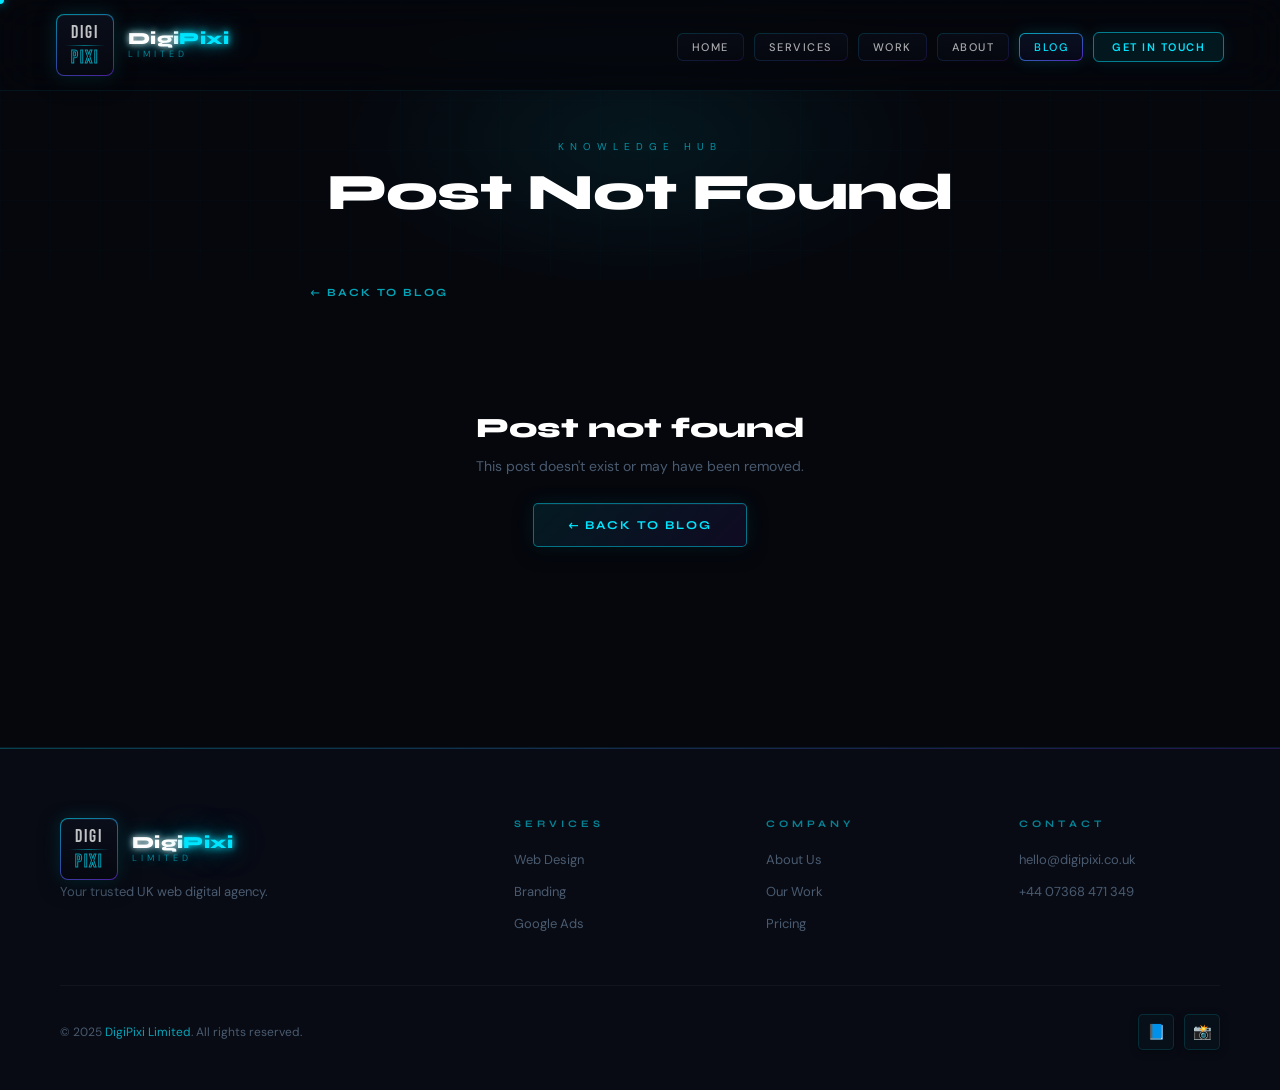
<file: blog-post.html>
<!DOCTYPE html>
<html lang="en">
<head>
<meta charset="UTF-8"/><meta name="viewport" content="width=device-width,initial-scale=1.0"/>
<title>Blog — DigiPixi Limited</title>
<link rel="stylesheet" href="css/style.css"/>
<style>
.post-hero{padding:140px 60px 60px;text-align:center;position:relative;overflow:hidden;}
.post-hero .grid-bg{opacity:.6;}
.hero-glow{position:absolute;top:50%;left:50%;transform:translate(-50%,-50%);width:600px;height:300px;background:radial-gradient(ellipse,rgba(0,229,255,.07) 0%,transparent 70%);}
.post-wrap{max-width:780px;margin:0 auto;padding:0 60px 120px;}
.post-thumb-lg{height:300px;display:flex;align-items:center;justify-content:center;font-size:80px;border-radius:10px;margin-bottom:40px;border:1px solid var(--border);}
.post-meta-bar{display:flex;align-items:center;gap:12px;margin-bottom:18px;flex-wrap:wrap;}
.post-cat-tag{padding:4px 12px;border:1px solid rgba(0,229,255,.25);border-radius:2px;font-family:'Syne',sans-serif;font-size:9px;letter-spacing:2px;text-transform:uppercase;color:var(--cyan);}
.post-date-tag{font-size:11px;color:var(--grey);}
.post-wrap h1{font-family:'Syne',sans-serif;font-size:clamp(24px,4vw,40px);font-weight:800;color:#fff;line-height:1.2;margin-bottom:16px;}
.post-excerpt{font-size:15px;color:var(--light);line-height:1.75;margin-bottom:32px;padding-bottom:32px;border-bottom:1px solid var(--border);}
.post-body{color:var(--light);font-size:14.5px;line-height:1.85;}
.post-body p{margin-bottom:18px;}
.post-body strong{color:#fff;}
.post-body h2{font-family:'Syne',sans-serif;font-size:21px;font-weight:700;color:#fff;margin:36px 0 14px;padding-left:14px;border-left:3px solid var(--cyan);}
.post-body h3{font-family:'Syne',sans-serif;font-size:16px;font-weight:700;color:var(--cyan);margin:26px 0 10px;}
.post-cta{background:var(--bg3);border:1px solid rgba(0,229,255,.2);border-radius:10px;padding:36px;text-align:center;margin-top:60px;}
.post-cta h3{font-family:'Syne',sans-serif;font-size:20px;font-weight:800;color:#fff;margin-bottom:10px;}
.post-cta p{font-size:13px;color:var(--grey);margin-bottom:24px;line-height:1.7;}
.back-link{display:inline-flex;align-items:center;gap:8px;font-family:'Syne',sans-serif;font-size:11px;font-weight:700;letter-spacing:2px;text-transform:uppercase;color:var(--cyan);opacity:.7;text-decoration:none;margin-bottom:32px;transition:opacity .2s;}
.back-link:hover{opacity:1;}
.not-found{text-align:center;padding:80px 24px;color:var(--grey);}
.not-found h2{font-family:'Syne',sans-serif;font-size:28px;font-weight:800;color:#fff;margin-bottom:12px;}
.not-found p{font-size:14px;margin-bottom:28px;}
.share-bar{margin-top:48px;padding-top:32px;border-top:1px solid var(--border);}
.share-bar p{font-family:'Syne',sans-serif;font-size:10px;font-weight:700;letter-spacing:2px;text-transform:uppercase;color:var(--grey);margin-bottom:14px;}
.share-btns{display:flex;gap:10px;flex-wrap:wrap;}
.share-btn{display:inline-flex;align-items:center;gap:8px;padding:10px 18px;border-radius:6px;font-family:'Syne',sans-serif;font-size:11px;font-weight:700;letter-spacing:1px;text-transform:uppercase;text-decoration:none;transition:opacity .25s;color:#fff;}
.share-btn:hover{opacity:.82;}
.share-btn.fb{background:#1877F2;}
.share-btn.li{background:#0A66C2;}
.share-btn.tw{background:#000;}
.share-btn.wa{background:#25D366;}
.share-btn.copy{background:var(--bg3);border:1px solid var(--border);color:var(--cyan);}
@media(max-width:768px){
  .post-hero{padding:100px 24px 40px;}
  .post-wrap{padding:0 24px 80px;}
  .post-thumb-lg{height:180px;font-size:52px;}
}
</style>
</head>
<body>
<div class="cursor" id="cursor"></div>
<nav>
  <a href="index.html" class="nav-logo">
    <div class="nav-logo-box"><span class="d">DIGI</span><div class="dl"></div><span class="p">PIXI</span></div>
    <div class="nav-brand">
      <div class="name"><span class="digi">Digi</span><span class="pixi">Pixi</span></div>
      <span class="ltd">Limited</span>
    </div>
  </a>
  <ul class="nav-links" id="navLinks">
    <li><a href="index.html">Home</a></li>
    <li><a href="services.html">Services</a></li>
    <li><a href="portfolio.html">Work</a></li>
    <li><a href="about.html">About</a></li>
    <li><a href="blog.html" class="active">Blog</a></li>
    <li><a href="contact.html" class="nav-cta">Get In Touch</a></li>
  </ul>
  <div class="hamburger" id="hamburger"><span></span><span></span><span></span></div>
</nav>

<section class="post-hero">
  <div class="grid-bg"></div>
  <div class="hero-glow"></div>
  <div style="position:relative;z-index:2;">
    <p class="section-eyebrow" id="heroCategory">Knowledge Hub</p>
    <h1 class="section-title" id="heroTitle" style="max-width:760px;margin:0 auto;">Loading...</h1>
  </div>
</section>

<div class="post-wrap">
  <a href="blog.html" class="back-link">← Back to Blog</a>
  <div id="postArea"></div>
</div>

<footer class="footer">
  <div class="footer-grid">
    <div class="footer-brand"><a href="index.html" class="nav-logo"><div class="nav-logo-box"><span class="d">DIGI</span><div class="dl"></div><span class="p">PIXI</span></div><div class="nav-brand"><div class="name"><span class="digi">Digi</span><span class="pixi">Pixi</span></div><span class="ltd">Limited</span></div></a><p>Your trusted UK web digital agency.</p></div>
    <div class="footer-col"><h4>Services</h4><ul><li><a href="services.html">Web Design</a></li><li><a href="services.html">Branding</a></li><li><a href="services.html">Google Ads</a></li></ul></div>
    <div class="footer-col"><h4>Company</h4><ul><li><a href="about.html">About Us</a></li><li><a href="portfolio.html">Our Work</a></li><li><a href="pricing.html">Pricing</a></li></ul></div>
    <div class="footer-col"><h4>Contact</h4><ul><li><a href="mailto:hello@digipixi.co.uk">hello@digipixi.co.uk</a></li><li><a href="tel:+4407368471349">+44 07368 471 349</a></li></ul></div>
  </div>
  <div class="footer-bottom"><p>© 2025 <span>DigiPixi Limited</span>. All rights reserved.</p><div class="footer-socials"><a href="#" class="social-btn">📘</a><a href="#" class="social-btn">📸</a></div></div>
</footer>

<script src="js/main.js"></script>
<script src="js/blog-data.js"></script>
<script>
(function loadPost() {
  const params = new URLSearchParams(location.search);
  const id = params.get('id');
  const post = dpGetPostById(id);

  if (!post) {
    document.getElementById('heroTitle').textContent = 'Post Not Found';
    document.getElementById('heroCategory').textContent = 'Knowledge Hub';
    document.getElementById('postArea').innerHTML = `
      <div class="not-found">
        <h2>Post not found</h2>
        <p>This post doesn't exist or may have been removed.</p>
        <a href="blog.html" class="btn-primary">← Back to Blog</a>
      </div>`;
    return;
  }

  document.title = post.title + ' — DigiPixi Limited';
  document.getElementById('heroCategory').textContent = post.category;
  document.getElementById('heroTitle').textContent = post.title;

  function parseContent(raw) {
    const lines = raw.split('\n');
    let html = '';
    let paragraph = [];
    function flushParagraph() {
      if (paragraph.length) {
        const text = paragraph.join(' ').trim();
        if (text) html += `<p>${text}</p>`;
        paragraph = [];
      }
    }
    lines.forEach(line => {
      if (line.startsWith('## ')) { flushParagraph(); html += `<h2>${line.slice(3)}</h2>`; }
      else if (line.startsWith('### ')) { flushParagraph(); html += `<h3>${line.slice(4)}</h3>`; }
      else if (line.trim() === '') { flushParagraph(); }
      else { paragraph.push(line); }
    });
    flushParagraph();
    return html;
  }

  document.getElementById('postArea').innerHTML = `
    <div class="post-thumb-lg" style="background:${post.bg || 'linear-gradient(135deg,#060E1C,#0A1628)'}">
      ${post.icon || '📝'}
    </div>
    <div class="post-meta-bar">
      <span class="post-cat-tag">${post.category}</span>
      <span class="post-date-tag">${post.date}</span>
    </div>
    <h1>${post.title}</h1>
    <p class="post-excerpt">${post.excerpt}</p>
    <div class="post-body">${parseContent(post.content)}</div>
    <div class="share-bar">
      <p>Share this article</p>
      <div class="share-btns">
        <a class="share-btn fb" href="https://www.facebook.com/sharer/sharer.php?u=${encodeURIComponent(location.href)}" target="_blank" rel="noopener">
          <svg width="14" height="14" viewBox="0 0 24 24" fill="currentColor"><path d="M18 2h-3a5 5 0 0 0-5 5v3H7v4h3v8h4v-8h3l1-4h-4V7a1 1 0 0 1 1-1h3z"/></svg> Facebook
        </a>
        <a class="share-btn li" href="https://www.linkedin.com/sharing/share-offsite/?url=${encodeURIComponent(location.href)}" target="_blank" rel="noopener">
          <svg width="14" height="14" viewBox="0 0 24 24" fill="currentColor"><path d="M16 8a6 6 0 0 1 6 6v7h-4v-7a2 2 0 0 0-2-2 2 2 0 0 0-2 2v7h-4v-7a6 6 0 0 1 6-6zM2 9h4v12H2z"/><circle cx="4" cy="4" r="2"/></svg> LinkedIn
        </a>
        <a class="share-btn tw" href="https://twitter.com/intent/tweet?url=${encodeURIComponent(location.href)}&text=${encodeURIComponent(post.title)}" target="_blank" rel="noopener">
          <svg width="14" height="14" viewBox="0 0 24 24" fill="currentColor"><path d="M4 4l16 16M4 20L20 4"/></svg> X / Twitter
        </a>
        <a class="share-btn wa" href="https://api.whatsapp.com/send?text=${encodeURIComponent(post.title + ' ' + location.href)}" target="_blank" rel="noopener">
          <svg width="14" height="14" viewBox="0 0 24 24" fill="currentColor"><path d="M21 11.5a8.38 8.38 0 0 1-.9 3.8 8.5 8.5 0 0 1-7.6 4.7 8.38 8.38 0 0 1-3.8-.9L3 21l1.9-5.7a8.38 8.38 0 0 1-.9-3.8 8.5 8.5 0 0 1 4.7-7.6 8.38 8.38 0 0 1 3.8-.9h.5a8.48 8.48 0 0 1 8 8v.5z"/></svg> WhatsApp
        </a>
        <button class="share-btn copy" onclick="navigator.clipboard.writeText(location.href).then(()=>{this.textContent='✅ Copied!';setTimeout(()=>{this.innerHTML='🔗 Copy Link'},2000)})">
          🔗 Copy Link
        </button>
      </div>
    </div>
    <div class="post-cta">
      <h3>Ready to grow your business online?</h3>
      <p>DigiPixi offers professional web design, SEO, branding and digital marketing for UK businesses — all at transparent, honest prices.</p>
      <a href="contact.html" class="btn-primary">Get a Free Consultation →</a>
    </div>
  `;
})();
</script>
</body>
</html>
</file>
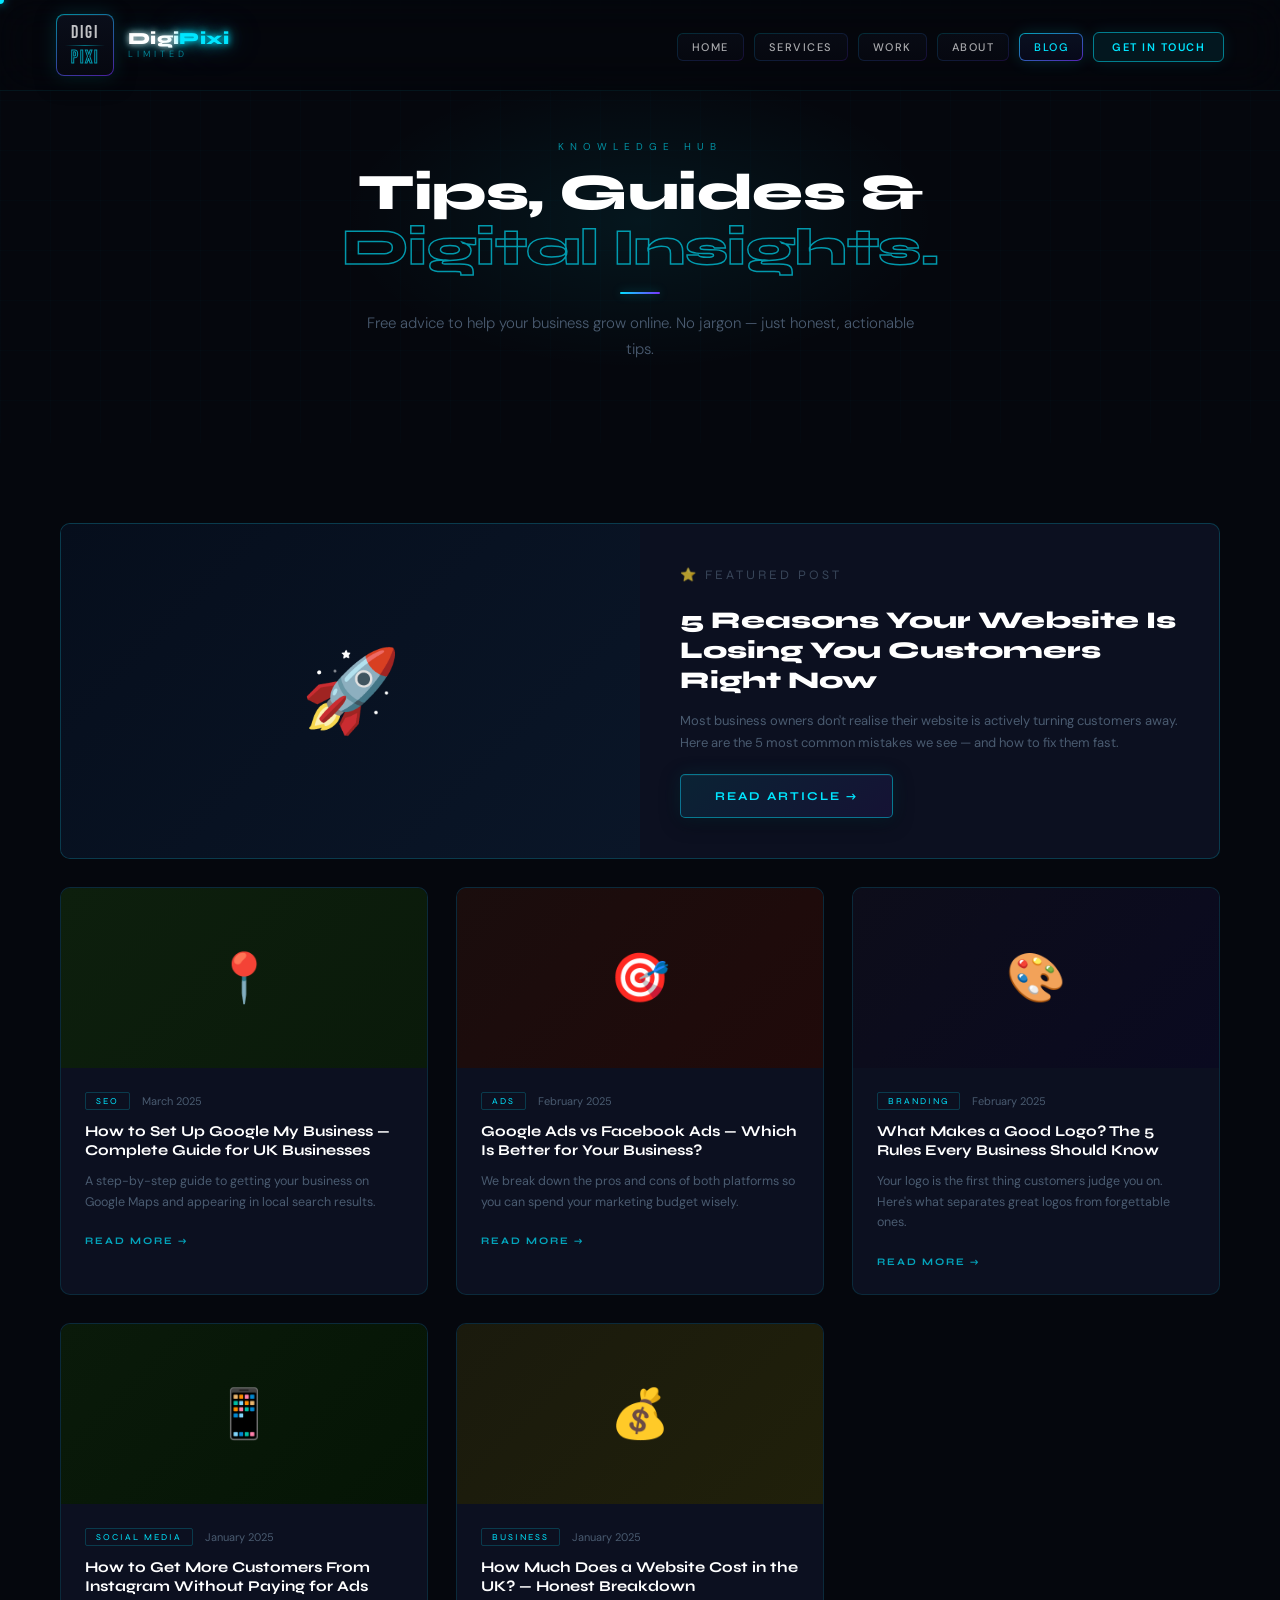
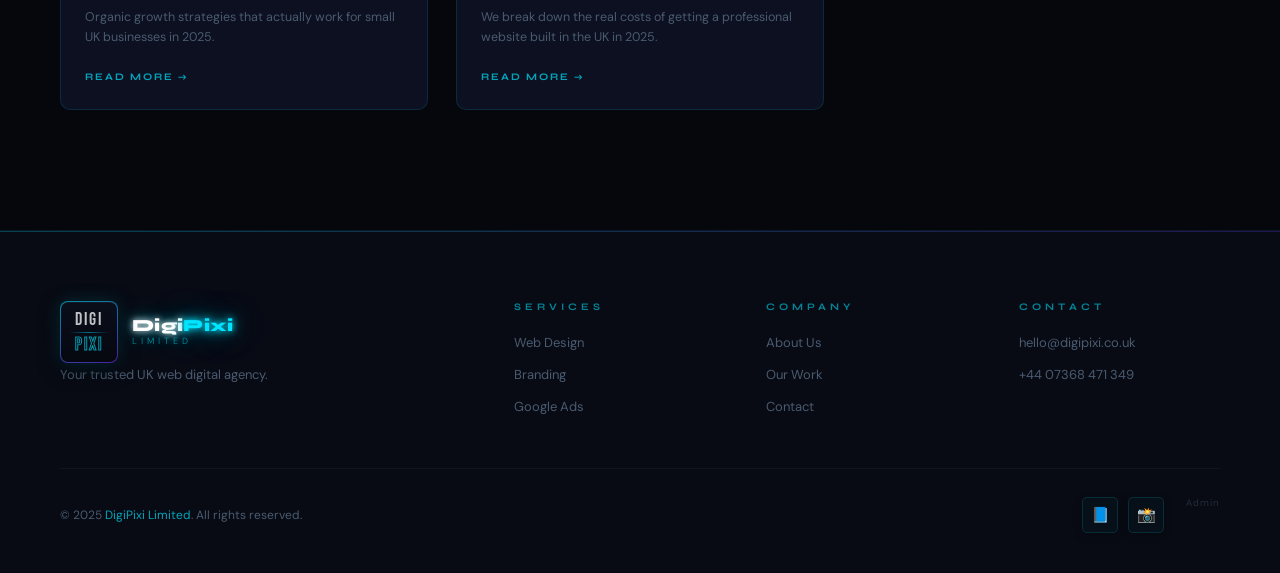
<file: blog.html>
<!DOCTYPE html>
<html lang="en">
<head>
<meta charset="UTF-8"/><meta name="viewport" content="width=device-width,initial-scale=1.0"/>
<title>Blog — DigiPixi Limited</title>
<link rel="stylesheet" href="css/style.css"/>
<style>
.blog-hero{padding:140px 60px 80px;text-align:center;position:relative;overflow:hidden;}
.blog-hero .grid-bg{opacity:.6;}
.hero-glow{position:absolute;top:50%;left:50%;transform:translate(-50%,-50%);width:600px;height:300px;background:radial-gradient(ellipse,rgba(0,229,255,.07) 0%,transparent 70%);}
.blog-section{padding:80px 60px 120px;}
.blog-grid{display:grid;grid-template-columns:repeat(3,1fr);gap:28px;}
.blog-card{background:var(--bg3);border:1px solid var(--border);border-radius:10px;overflow:hidden;transition:all .4s;cursor:pointer;}
.blog-card:hover{transform:translateY(-6px);border-color:rgba(0,229,255,.3);box-shadow:0 20px 60px rgba(0,0,0,.5);}
.blog-thumb{height:180px;display:flex;align-items:center;justify-content:center;position:relative;overflow:hidden;}
.blog-thumb-inner{font-size:48px;position:relative;z-index:2;}
.blog-body{padding:24px;}
.blog-meta{display:flex;align-items:center;gap:12px;margin-bottom:12px;}
.blog-cat{padding:3px 10px;border:1px solid rgba(0,229,255,.2);border-radius:2px;font-family:'Syne',sans-serif;font-size:9px;letter-spacing:2px;text-transform:uppercase;color:var(--cyan);}
.blog-date{font-size:11px;color:var(--grey);}
.blog-card h3{font-family:'Syne',sans-serif;font-size:15px;font-weight:700;color:#fff;margin-bottom:10px;line-height:1.3;}
.blog-card p{font-size:12.5px;color:var(--grey);line-height:1.65;margin-bottom:16px;}
.blog-read{font-family:'Syne',sans-serif;font-size:10px;font-weight:700;letter-spacing:2px;text-transform:uppercase;color:var(--cyan);opacity:.7;text-decoration:none;}
.blog-featured{grid-column:span 3;display:grid;grid-template-columns:1fr 1fr;gap:0;border-radius:10px;overflow:hidden;background:var(--bg3);border:1px solid rgba(0,229,255,.2);}
.featured-visual{height:100%;min-height:260px;display:flex;align-items:center;justify-content:center;font-size:80px;background:linear-gradient(135deg,#060E1C,#0A1628);}
.featured-body{padding:40px;}
.featured-label{font-family:'Syne',sans-serif;font-size:9px;letter-spacing:3px;text-transform:uppercase;color:var(--cyan);opacity:.7;margin-bottom:10px;}
.featured-body h2{font-family:'Syne',sans-serif;font-size:24px;font-weight:800;color:#fff;line-height:1.25;margin-bottom:14px;}
.featured-body p{font-size:13px;color:var(--grey);line-height:1.7;margin-bottom:20px;}
.blog-empty{text-align:center;padding:80px 24px;color:var(--grey);grid-column:span 3;}
.blog-empty p{font-size:14px;margin-top:8px;}
@media(max-width:1024px){.blog-grid{grid-template-columns:repeat(2,1fr);}.blog-featured{grid-column:span 2;}}
@media(max-width:768px){.blog-hero,.blog-section{padding:80px 24px 60px;}.blog-grid{grid-template-columns:1fr;}.blog-featured{grid-column:span 1;grid-template-columns:1fr;}}
</style>
</head>
<body>
<div class="cursor" id="cursor"></div>
<nav>
  <a href="index.html" class="nav-logo">
    <div class="nav-logo-box"><span class="d">DIGI</span><div class="dl"></div><span class="p">PIXI</span></div>
    <div class="nav-brand">
      <div class="name"><span class="digi">Digi</span><span class="pixi">Pixi</span></div>
      <span class="ltd">Limited</span>
    </div>
  </a>
  <ul class="nav-links" id="navLinks">
    <li><a href="index.html">Home</a></li>
    <li><a href="services.html">Services</a></li>
    <li><a href="portfolio.html">Work</a></li>
    <li><a href="about.html">About</a></li>
    <li><a href="blog.html" class="active">Blog</a></li>
    <li><a href="contact.html" class="nav-cta">Get In Touch</a></li>
  </ul>
  <div class="hamburger" id="hamburger"><span></span><span></span><span></span></div>
</nav>

<section class="blog-hero">
  <div class="grid-bg"></div>
  <div class="hero-glow"></div>
  <div style="position:relative;z-index:2;" class="reveal">
    <p class="section-eyebrow">Knowledge Hub</p>
    <h1 class="section-title">Tips, Guides &amp;<br/><span class="outline">Digital Insights.</span></h1>
    <div class="accent-bar" style="margin:16px auto;"></div>
    <p class="section-sub" style="margin:0 auto;">Free advice to help your business grow online. No jargon — just honest, actionable tips.</p>
  </div>
</section>

<section class="blog-section">
  <div class="blog-grid" id="blogGrid">
    <!-- Posts are rendered dynamically by JavaScript below -->
  </div>
</section>

<footer class="footer">
  <div class="footer-grid">
    <div class="footer-brand"><a href="index.html" class="nav-logo"><div class="nav-logo-box"><span class="d">DIGI</span><div class="dl"></div><span class="p">PIXI</span></div><div class="nav-brand"><div class="name"><span class="digi">Digi</span><span class="pixi">Pixi</span></div><span class="ltd">Limited</span></div></a><p>Your trusted UK web digital agency.</p></div>
    <div class="footer-col"><h4>Services</h4><ul><li><a href="services.html">Web Design</a></li><li><a href="services.html">Branding</a></li><li><a href="services.html">Google Ads</a></li></ul></div>
    <div class="footer-col"><h4>Company</h4><ul><li><a href="about.html">About Us</a></li><li><a href="portfolio.html">Our Work</a></li><li><a href="contact.html">Contact</a></li></ul></div>
    <div class="footer-col"><h4>Contact</h4><ul><li><a href="mailto:hello@digipixi.co.uk">hello@digipixi.co.uk</a></li><li><a href="tel:+4407368471349">+44 07368 471 349</a></li></ul></div>
  </div>
  <div class="footer-bottom">
    <p>© 2025 <span>DigiPixi Limited</span>. All rights reserved.</p>
    <div class="footer-socials">
      <a href="#" class="social-btn">📘</a>
      <a href="#" class="social-btn">📸</a>
      <a href="admin.html" style="font-size:10px;color:var(--grey);opacity:.4;margin-left:12px;text-decoration:none;font-family:'Syne',sans-serif;letter-spacing:1px;">Admin</a>
    </div>
  </div>
</footer>

<script src="js/main.js"></script>
<script src="js/blog-data.js"></script>
<script>
(function renderBlog() {
  const grid = document.getElementById('blogGrid');
  const posts = dpGetPublishedPosts();

  if (!posts.length) {
    grid.innerHTML = '<div class="blog-empty"><p style="font-size:32px">📝</p><p>No posts published yet. Check back soon!</p></div>';
    return;
  }

  let html = '';
  const featured = posts.find(p => p.featured) || posts[0];
  const rest = posts.filter(p => p.id !== featured.id);

  html += `
    <div class="blog-card blog-featured reveal" onclick="location.href='blog-post.html?id=${featured.id}'" style="cursor:pointer;">
      <div class="featured-visual" style="background:${featured.bg || 'linear-gradient(135deg,#060E1C,#0A1628)'}">${featured.icon || '🚀'}</div>
      <div class="featured-body">
        <p class="featured-label">⭐ Featured Post</p>
        <h2>${featured.title}</h2>
        <p>${featured.excerpt}</p>
        <a href="blog-post.html?id=${featured.id}" class="btn-primary" onclick="event.stopPropagation()">Read Article →</a>
      </div>
    </div>
  `;

  rest.forEach(post => {
    html += `
      <div class="blog-card reveal" onclick="location.href='blog-post.html?id=${post.id}'" style="cursor:pointer;">
        <div class="blog-thumb" style="background:${post.bg || 'linear-gradient(135deg,#060E1C,#0A1628)'}">
          <div class="blog-thumb-inner">${post.icon || '📝'}</div>
        </div>
        <div class="blog-body">
          <div class="blog-meta">
            <span class="blog-cat">${post.category}</span>
            <span class="blog-date">${post.date}</span>
          </div>
          <h3>${post.title}</h3>
          <p>${post.excerpt}</p>
          <a href="blog-post.html?id=${post.id}" class="blog-read" onclick="event.stopPropagation()">Read More →</a>
        </div>
      </div>
    `;
  });

  grid.innerHTML = html;

  const observer = new IntersectionObserver(entries => {
    entries.forEach(entry => {
      if (entry.isIntersecting) { entry.target.classList.add('visible'); observer.unobserve(entry.target); }
    });
  }, {threshold: 0.1});
  document.querySelectorAll('.reveal').forEach(el => observer.observe(el));
})();
</script>
</body>
</html>
</file>
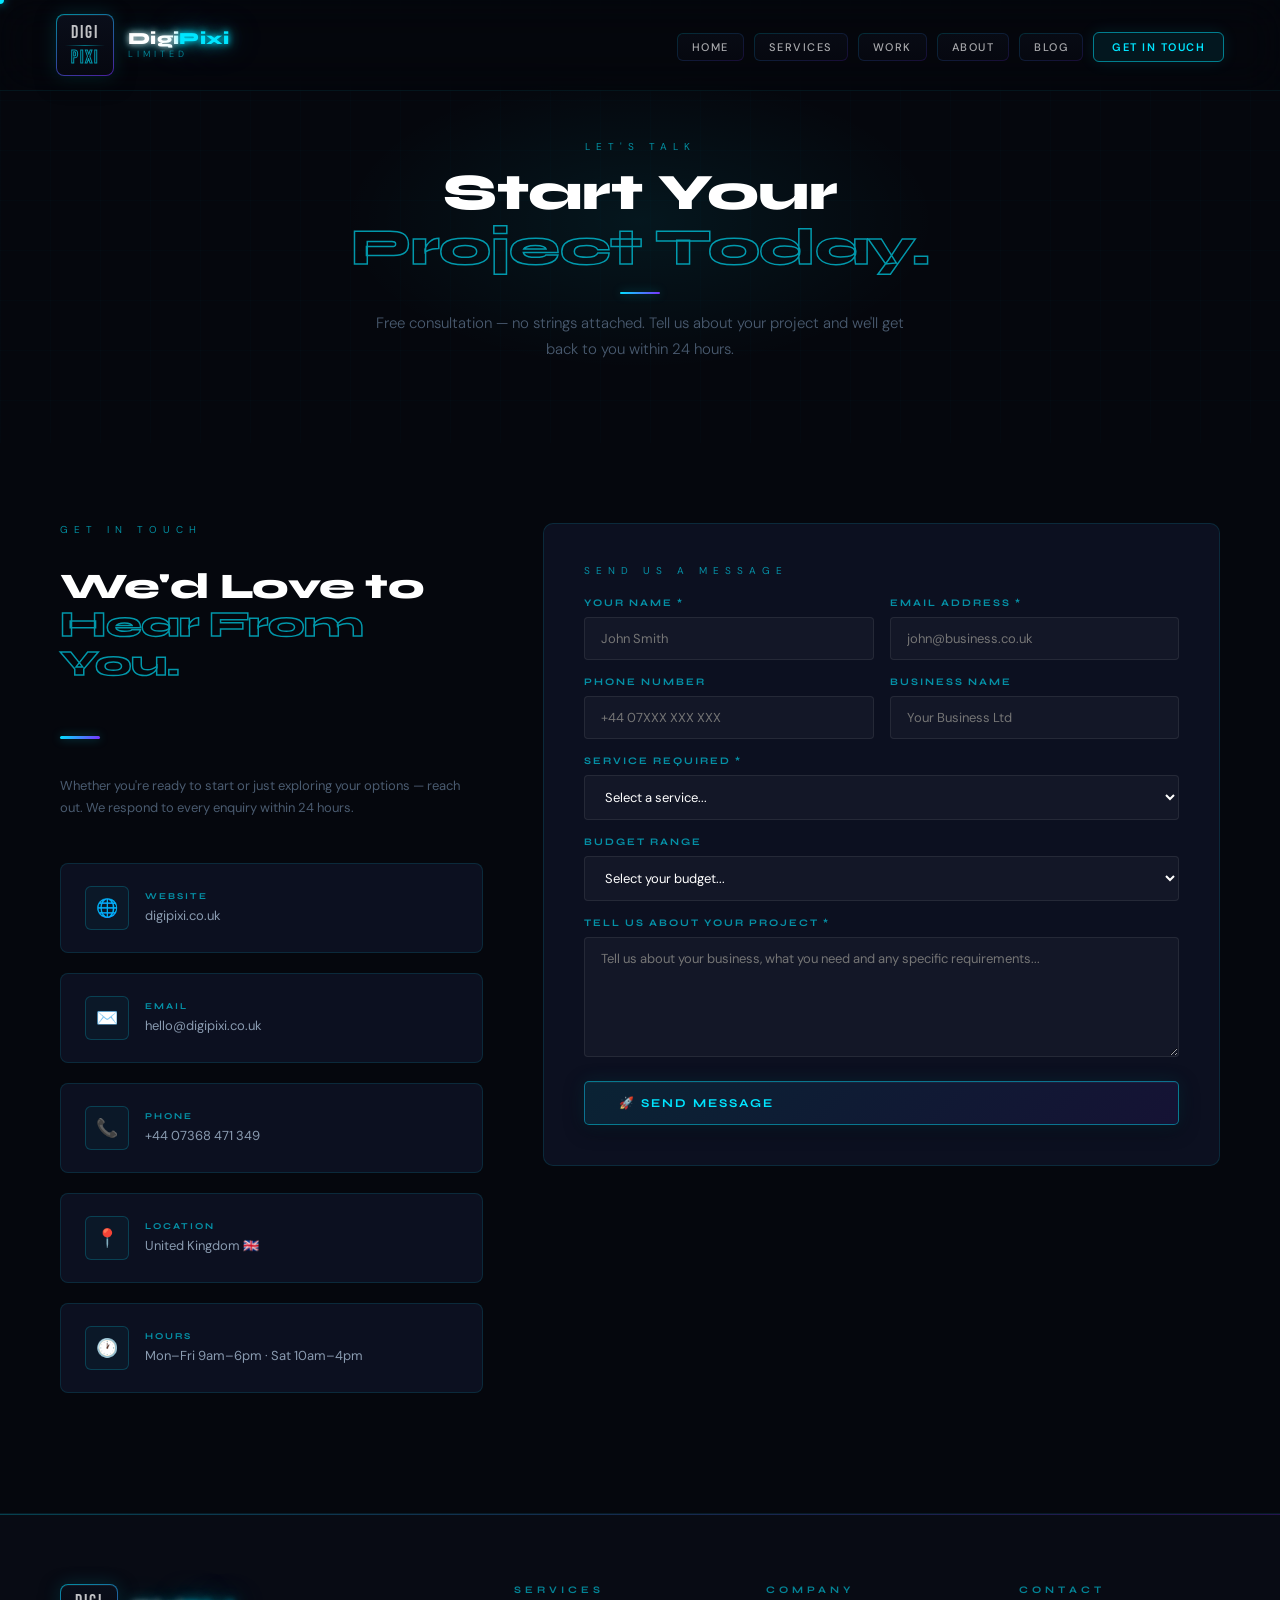
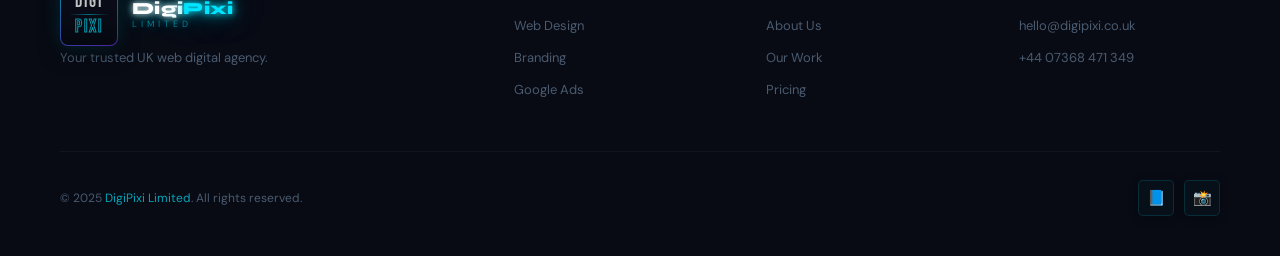
<file: contact.html>
<!DOCTYPE html>
<html lang="en">
<head>
<meta charset="UTF-8"/><meta name="viewport" content="width=device-width,initial-scale=1.0"/>
<title>Contact — DigiPixi Limited</title>
<link rel="stylesheet" href="css/style.css"/>
<style>
.contact-hero{padding:140px 60px 80px;text-align:center;position:relative;overflow:hidden;}
.contact-hero .grid-bg{opacity:.6;}
.hero-glow{position:absolute;top:50%;left:50%;transform:translate(-50%,-50%);width:600px;height:300px;background:radial-gradient(ellipse,rgba(0,229,255,.07) 0%,transparent 70%);}
.contact-section{padding:80px 60px 120px;}
.contact-grid{display:grid;grid-template-columns:1fr 1.6fr;gap:60px;align-items:start;}
.contact-info{display:flex;flex-direction:column;gap:20px;}
.contact-card{background:var(--bg3);border:1px solid var(--border);border-radius:8px;padding:22px 24px;display:flex;align-items:center;gap:16px;transition:all .3s;}
.contact-card:hover{border-color:rgba(0,229,255,.3);}
.contact-card-icon{width:44px;height:44px;border:1px solid rgba(0,229,255,.2);border-radius:6px;display:flex;align-items:center;justify-content:center;font-size:18px;background:rgba(0,229,255,.04);flex-shrink:0;}
.contact-card-text strong{display:block;font-family:'Syne',sans-serif;font-size:9px;letter-spacing:2px;text-transform:uppercase;color:var(--cyan);opacity:.6;margin-bottom:3px;}
.contact-card-text a,.contact-card-text span{font-size:13px;color:var(--light);}
.contact-form{background:var(--bg3);border:1px solid var(--border);border-radius:10px;padding:40px;}
.form-row{display:grid;grid-template-columns:1fr 1fr;gap:16px;}
.form-group{display:flex;flex-direction:column;gap:8px;margin-bottom:16px;}
.form-group label{font-family:'Syne',sans-serif;font-size:10px;font-weight:700;letter-spacing:2px;text-transform:uppercase;color:var(--cyan);opacity:.6;}
.form-group input,.form-group textarea,.form-group select{background:rgba(255,255,255,.03);border:1px solid rgba(255,255,255,.08);border-radius:4px;padding:12px 16px;font-family:'DM Sans',sans-serif;font-size:13px;color:#fff;outline:none;transition:border .3s;width:100%;}
.form-group input:focus,.form-group textarea:focus,.form-group select:focus{border-color:rgba(0,229,255,.35);background:rgba(0,229,255,.02);}
.form-group textarea{resize:vertical;min-height:120px;}
.form-group select option{background:var(--bg);}
.form-submit{width:100%;margin-top:8px;}
.success-msg{display:none;background:rgba(0,229,255,.08);border:1px solid rgba(0,229,255,.25);border-radius:6px;padding:16px;text-align:center;font-size:13px;color:var(--cyan);margin-top:16px;}
.error-msg{display:none;background:rgba(255,80,80,.08);border:1px solid rgba(255,80,80,.25);border-radius:6px;padding:16px;text-align:center;font-size:13px;color:#ff6b6b;margin-top:16px;}
@media(max-width:1024px){.contact-grid{grid-template-columns:1fr;gap:40px;}}
@media(max-width:768px){.contact-hero,.contact-section{padding:80px 24px 60px;}.form-row{grid-template-columns:1fr;}.contact-form{padding:24px;}}
</style>
</head>
<body>
<div class="cursor" id="cursor"></div>
<nav>
  <a href="index.html" class="nav-logo">
    <div class="nav-logo-box"><span class="d">DIGI</span><div class="dl"></div><span class="p">PIXI</span></div>
    <div class="nav-brand">
      <div class="name"><span class="digi">Digi</span><span class="pixi">Pixi</span></div>
      <span class="ltd">Limited</span>
    </div>
  </a>
  <ul class="nav-links" id="navLinks">
    <li><a href="index.html">Home</a></li>
    <li><a href="services.html">Services</a></li>
    <li><a href="portfolio.html">Work</a></li>
    <li><a href="about.html">About</a></li>
    <li><a href="blog.html">Blog</a></li>
    <li><a href="contact.html" class="active nav-cta">Get In Touch</a></li>
  </ul>
  <div class="hamburger" id="hamburger"><span></span><span></span><span></span></div>
</nav>

<section class="contact-hero">
  <div class="grid-bg"></div>
  <div class="hero-glow"></div>
  <div style="position:relative;z-index:2;" class="reveal">
    <p class="section-eyebrow">Let's Talk</p>
    <h1 class="section-title">Start Your<br/><span class="outline">Project Today.</span></h1>
    <div class="accent-bar" style="margin:16px auto;"></div>
    <p class="section-sub" style="margin:0 auto;">Free consultation — no strings attached. Tell us about your project and we'll get back to you within 24 hours.</p>
  </div>
</section>

<section class="contact-section">
  <div class="contact-grid">

    <div class="contact-info reveal">
      <p class="section-eyebrow">Get In Touch</p>
      <h2 class="section-title" style="font-size:clamp(24px,3vw,36px);">We'd Love to<br/><span class="outline">Hear From You.</span></h2>
      <div class="accent-bar"></div>
      <p style="font-size:13px;color:var(--grey);line-height:1.7;margin-bottom:24px;">Whether you're ready to start or just exploring your options — reach out. We respond to every enquiry within 24 hours.</p>

      <div class="contact-card">
        <div class="contact-card-icon">🌐</div>
        <div class="contact-card-text">
          <strong>Website</strong>
          <a href="https://digipixi.co.uk">digipixi.co.uk</a>
        </div>
      </div>
      <div class="contact-card">
        <div class="contact-card-icon">✉️</div>
        <div class="contact-card-text">
          <strong>Email</strong>
          <a href="mailto:hello@digipixi.co.uk">hello@digipixi.co.uk</a>
        </div>
      </div>
      <div class="contact-card">
        <div class="contact-card-icon">📞</div>
        <div class="contact-card-text">
          <strong>Phone</strong>
          <a href="tel:+4407368471349">+44 07368 471 349</a>
        </div>
      </div>
      <div class="contact-card">
        <div class="contact-card-icon">📍</div>
        <div class="contact-card-text">
          <strong>Location</strong>
          <span>United Kingdom 🇬🇧</span>
        </div>
      </div>
      <div class="contact-card">
        <div class="contact-card-icon">🕐</div>
        <div class="contact-card-text">
          <strong>Hours</strong>
          <span>Mon–Fri 9am–6pm · Sat 10am–4pm</span>
        </div>
      </div>
    </div>

    <div class="contact-form reveal">
      <p class="section-eyebrow" style="margin-bottom:20px;">Send Us A Message</p>

      <!--
        SETUP INSTRUCTIONS — Web3Forms (free, no backend needed):
        1. Go to https://web3forms.com
        2. Enter your email: hello@digipixi.co.uk
        3. Check your inbox for your Access Key
        4. Replace YOUR_WEB3FORMS_ACCESS_KEY below with the key you received
      -->
      <form id="contactForm" onsubmit="submitForm(event)">
        <input type="hidden" name="access_key" value="622625f8-f951-4fec-bdf4-98ea9bd681ad"/>
        <input type="hidden" name="subject" value="New enquiry from DigiPixi website"/>
        <input type="hidden" name="from_name" value="DigiPixi Contact Form"/>
        <input type="hidden" name="redirect" value="false"/>
        <input type="checkbox" name="botcheck" style="display:none" tabindex="-1" autocomplete="off"/>

        <div class="form-row">
          <div class="form-group">
            <label>Your Name *</label>
            <input type="text" name="name" placeholder="John Smith" required/>
          </div>
          <div class="form-group">
            <label>Email Address *</label>
            <input type="email" name="email" placeholder="john@business.co.uk" required/>
          </div>
        </div>
        <div class="form-row">
          <div class="form-group">
            <label>Phone Number</label>
            <input type="tel" name="phone" placeholder="+44 07XXX XXX XXX"/>
          </div>
          <div class="form-group">
            <label>Business Name</label>
            <input type="text" name="business" placeholder="Your Business Ltd"/>
          </div>
        </div>
        <div class="form-group">
          <label>Service Required *</label>
          <select name="service" required>
            <option value="" disabled selected>Select a service...</option>
            <option>Website Design &amp; Development</option>
            <option>Logo &amp; Brand Design</option>
            <option>UI / UX Design</option>
            <option>Google Ads &amp; PPC</option>
            <option>Social Media Marketing</option>
            <option>Google My Business Setup</option>
            <option>Video Promotion</option>
            <option>Digital Marketing</option>
            <option>Social Media Management</option>
            <option>Multiple Services / Full Package</option>
          </select>
        </div>
        <div class="form-group">
          <label>Budget Range</label>
          <select name="budget">
            <option value="" disabled selected>Select your budget...</option>
            <option>Under £500</option>
            <option>£500 – £1,000</option>
            <option>£1,000 – £2,500</option>
            <option>£2,500 – £5,000</option>
            <option>£5,000+</option>
          </select>
        </div>
        <div class="form-group">
          <label>Tell Us About Your Project *</label>
          <textarea name="message" placeholder="Tell us about your business, what you need and any specific requirements..." required></textarea>
        </div>
        <button type="submit" class="btn-primary form-submit" id="submitBtn">🚀 Send Message</button>
        <div class="success-msg" id="successMsg">✅ Message sent! We'll get back to you within 24 hours.</div>
        <div class="error-msg" id="errorMsg">❌ Something went wrong. Please email us directly at <a href="mailto:hello@digipixi.co.uk" style="color:#ff6b6b;">hello@digipixi.co.uk</a></div>
      </form>
    </div>

  </div>
</section>

<footer class="footer">
  <div class="footer-grid">
    <div class="footer-brand"><a href="index.html" class="nav-logo"><div class="nav-logo-box"><span class="d">DIGI</span><div class="dl"></div><span class="p">PIXI</span></div><div class="nav-brand"><div class="name"><span class="digi">Digi</span><span class="pixi">Pixi</span></div><span class="ltd">Limited</span></div></a><p>Your trusted UK web digital agency.</p></div>
    <div class="footer-col"><h4>Services</h4><ul><li><a href="services.html">Web Design</a></li><li><a href="services.html">Branding</a></li><li><a href="services.html">Google Ads</a></li></ul></div>
    <div class="footer-col"><h4>Company</h4><ul><li><a href="about.html">About Us</a></li><li><a href="portfolio.html">Our Work</a></li><li><a href="pricing.html">Pricing</a></li></ul></div>
    <div class="footer-col"><h4>Contact</h4><ul><li><a href="mailto:hello@digipixi.co.uk">hello@digipixi.co.uk</a></li><li><a href="tel:+4407368471349">+44 07368 471 349</a></li></ul></div>
  </div>
  <div class="footer-bottom"><p>© 2025 <span>DigiPixi Limited</span>. All rights reserved.</p><div class="footer-socials"><a href="#" class="social-btn">📘</a><a href="#" class="social-btn">📸</a></div></div>
</footer>
<script src="js/main.js"></script>
<script>
async function submitForm(e) {
  e.preventDefault();
  const form = e.target;
  const btn = document.getElementById('submitBtn');
  const successMsg = document.getElementById('successMsg');
  const errorMsg = document.getElementById('errorMsg');
  successMsg.style.display = 'none';
  errorMsg.style.display = 'none';
  btn.innerHTML = '⏳ Sending...';
  btn.disabled = true;
  try {
    const response = await fetch('https://api.web3forms.com/submit', { method: 'POST', body: new FormData(form) });
    const result = await response.json();
    if (result.success) { successMsg.style.display = 'block'; form.reset(); }
    else { errorMsg.style.display = 'block'; }
  } catch (err) {
    errorMsg.style.display = 'block';
  }
  btn.innerHTML = '🚀 Send Message';
  btn.disabled = false;
}
</script>
</body>
</html>
</file>
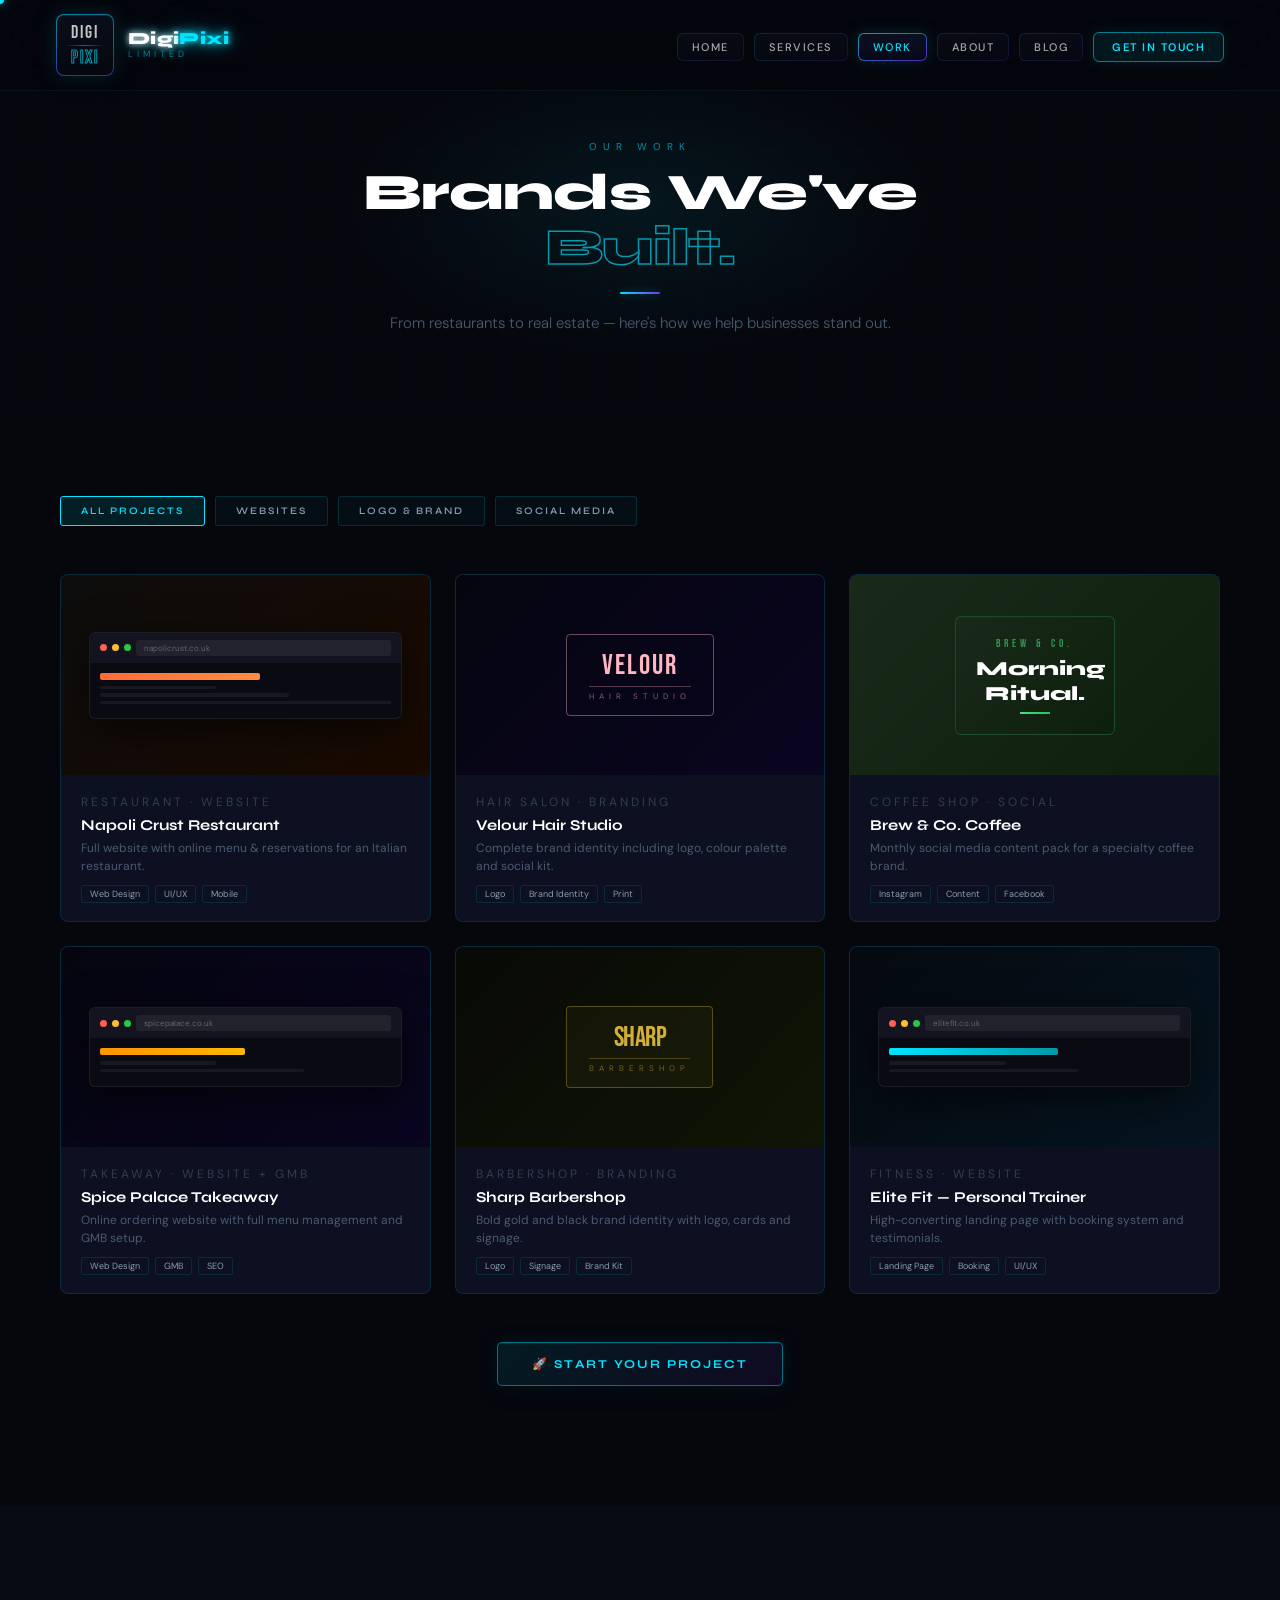
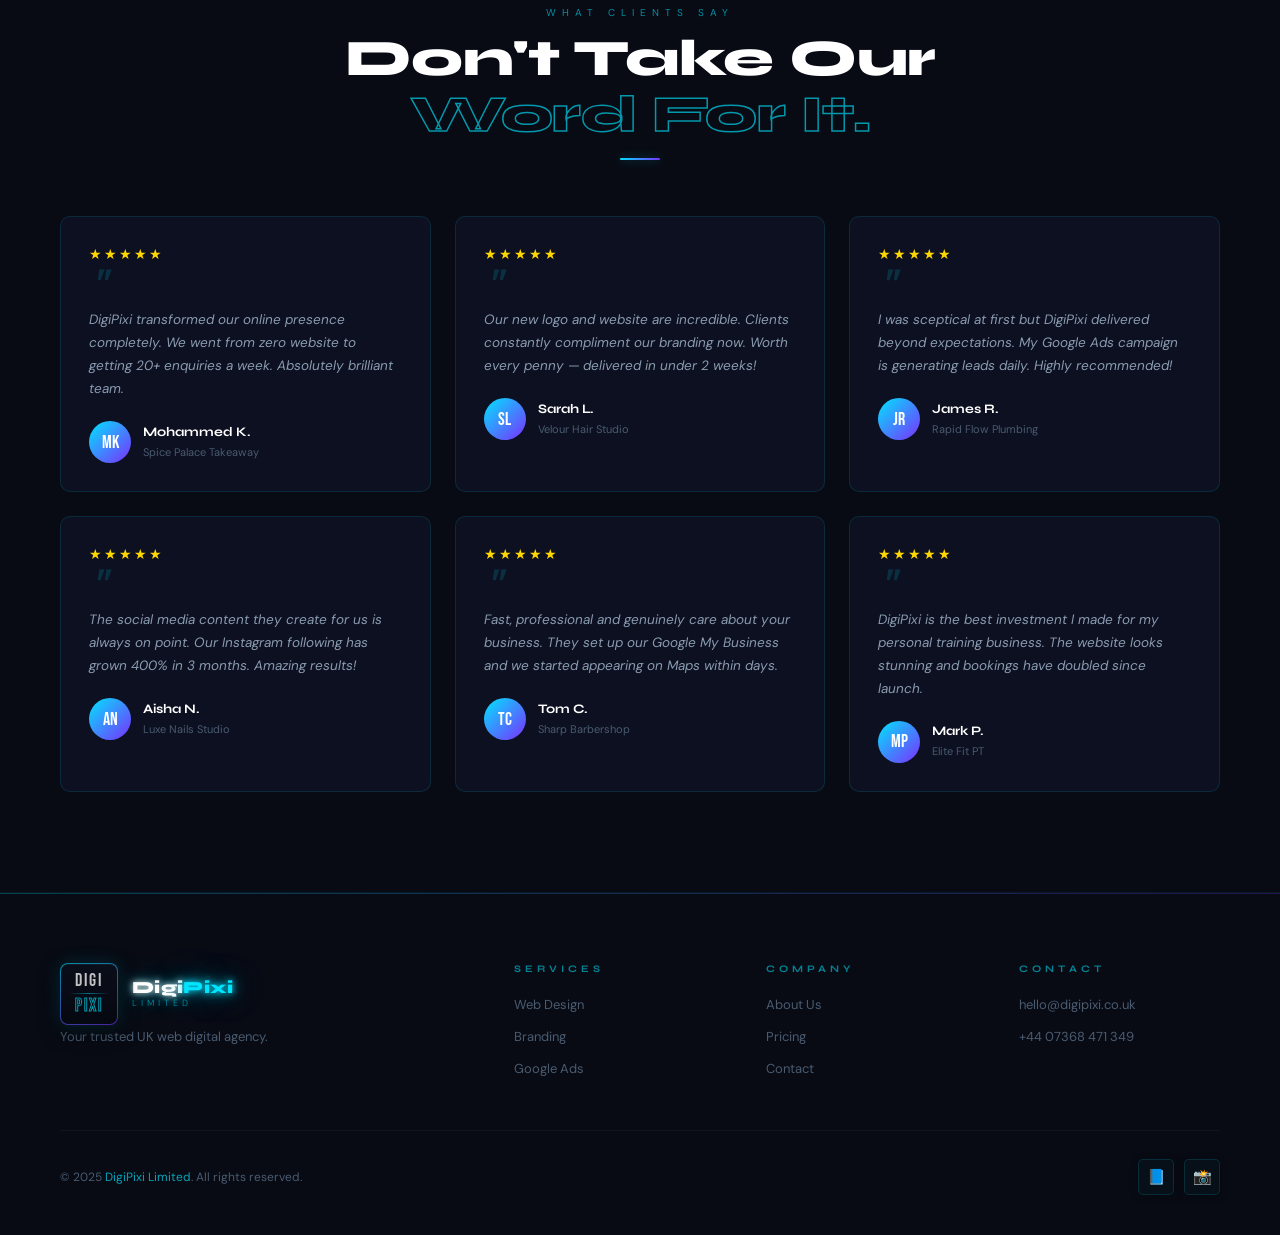
<file: portfolio.html>
<!DOCTYPE html>
<html lang="en">
<head>
<meta charset="UTF-8"/><meta name="viewport" content="width=device-width,initial-scale=1.0"/>
<title>Our Work — DigiPixi Limited</title>
<link rel="stylesheet" href="css/style.css"/>
<style>
.port-hero{padding:140px 60px 80px;text-align:center;position:relative;overflow:hidden;}
.port-hero .grid-bg{opacity:.6;}
.hero-glow{position:absolute;top:50%;left:50%;transform:translate(-50%,-50%);width:600px;height:300px;background:radial-gradient(ellipse,rgba(0,229,255,.07) 0%,transparent 70%);}
.port-section{padding:80px 60px 120px;}
.filter-tabs{display:flex;gap:10px;flex-wrap:wrap;margin-bottom:48px;}
.filter-btn{padding:8px 20px;border:1px solid rgba(0,229,255,.15);border-radius:3px;background:rgba(0,229,255,.03);font-family:'Syne',sans-serif;font-size:10px;font-weight:600;letter-spacing:2px;text-transform:uppercase;color:var(--light);cursor:pointer;transition:all .3s;}
.filter-btn:hover,.filter-btn.active{background:rgba(0,229,255,.1);border-color:var(--cyan);color:var(--cyan);}
.port-grid{display:grid;grid-template-columns:repeat(3,1fr);gap:24px;}
.port-card{background:var(--bg3);border:1px solid var(--border);border-radius:8px;overflow:hidden;transition:all .4s;cursor:pointer;}
.port-card:hover{transform:translateY(-6px);border-color:rgba(0,229,255,.3);box-shadow:0 20px 60px rgba(0,0,0,.5);}
.port-card.hidden{display:none;}
.port-mockup{height:200px;display:flex;align-items:center;justify-content:center;position:relative;overflow:hidden;}
.browser-bar{display:flex;align-items:center;gap:5px;padding:7px 10px;background:#141420;}
.browser-dot{width:7px;height:7px;border-radius:50%;}
.browser-url{flex:1;background:rgba(255,255,255,.06);border-radius:3px;padding:3px 8px;font-size:8px;color:rgba(255,255,255,.3);}
.browser-wrap{width:85%;background:#0A0A12;border-radius:6px;overflow:hidden;border:1px solid rgba(255,255,255,.08);box-shadow:0 10px 40px rgba(0,0,0,.6);}
.browser-content{padding:10px;}
.bar{height:7px;border-radius:2px;margin-bottom:6px;}
.line{height:3.5px;background:rgba(255,255,255,.06);border-radius:2px;margin-bottom:4px;}
.port-info{padding:18px 20px;}
.port-cat{font-size:9px;letter-spacing:3px;text-transform:uppercase;color:var(--cyan);opacity:.6;margin-bottom:5px;}
.port-info h3{font-family:'Syne',sans-serif;font-size:15px;font-weight:700;color:#fff;margin-bottom:5px;}
.port-info p{font-size:12px;color:var(--grey);line-height:1.5;}
.port-tags{display:flex;gap:6px;flex-wrap:wrap;margin-top:10px;}
.ptag{padding:2px 8px;border:1px solid rgba(0,229,255,.12);border-radius:2px;font-size:9px;color:var(--light);}

/* TESTIMONIALS */
.test-section{padding:100px 60px;background:var(--bg2);}
.test-grid{display:grid;grid-template-columns:repeat(3,1fr);gap:24px;margin-top:56px;}
.test-card{background:var(--bg3);border:1px solid var(--border);border-radius:10px;padding:28px;transition:all .3s;}
.test-card:hover{border-color:rgba(0,229,255,.25);transform:translateY(-4px);}
.test-stars{color:#FFD700;font-size:14px;margin-bottom:14px;letter-spacing:2px;}
.test-quote{font-size:13.5px;color:var(--light);line-height:1.7;margin-bottom:20px;font-style:italic;}
.test-quote::before{content:'"';font-family:'Bebas Neue',sans-serif;font-size:48px;color:rgba(0,229,255,.15);line-height:.5;display:block;margin-bottom:8px;}
.test-author{display:flex;align-items:center;gap:12px;}
.test-avatar{width:42px;height:42px;border-radius:50%;background:var(--grad);display:flex;align-items:center;justify-content:center;font-family:'Bebas Neue',sans-serif;font-size:18px;color:#fff;flex-shrink:0;}
.test-author-info strong{display:block;font-family:'Syne',sans-serif;font-size:13px;font-weight:700;color:#fff;}
.test-author-info span{font-size:11px;color:var(--grey);}

@media(max-width:1024px){.port-grid,.test-grid{grid-template-columns:repeat(2,1fr);}}
@media(max-width:768px){.port-hero,.port-section,.test-section{padding:80px 24px 60px;}.port-grid,.test-grid{grid-template-columns:1fr;}}
</style>
</head>
<body>
<div class="cursor" id="cursor"></div>
<nav>
  <a href="index.html" class="nav-logo">
    <div class="nav-logo-box"><span class="d">DIGI</span><div class="dl"></div><span class="p">PIXI</span></div>
    <div class="nav-brand">
      <div class="name"><span class="digi">Digi</span><span class="pixi">Pixi</span></div>
      <span class="ltd">Limited</span>
    </div>
  </a>
  <ul class="nav-links" id="navLinks">
    <li><a href="index.html">Home</a></li>
    <li><a href="services.html">Services</a></li>
    <li><a href="portfolio.html" class="active">Work</a></li>
    <li><a href="about.html">About</a></li>
    <li><a href="blog.html">Blog</a></li>
    <li><a href="contact.html" class="nav-cta">Get In Touch</a></li>
  </ul>
  <div class="hamburger" id="hamburger"><span></span><span></span><span></span></div>
</nav>

<section class="port-hero">
  <div class="grid-bg"></div>
  <div class="hero-glow"></div>
  <div style="position:relative;z-index:2;" class="reveal">
    <p class="section-eyebrow">Our Work</p>
    <h1 class="section-title">Brands We've<br/><span class="outline">Built.</span></h1>
    <div class="accent-bar" style="margin:16px auto;"></div>
    <p class="section-sub" style="margin:0 auto;">From restaurants to real estate — here's how we help businesses stand out.</p>
  </div>
</section>

<section class="port-section">
  <div class="filter-tabs">
    <button class="filter-btn active" onclick="filterCards('all',this)">All Projects</button>
    <button class="filter-btn" onclick="filterCards('website',this)">Websites</button>
    <button class="filter-btn" onclick="filterCards('logo',this)">Logo & Brand</button>
    <button class="filter-btn" onclick="filterCards('social',this)">Social Media</button>
  </div>
  <div class="port-grid">

    <div class="port-card reveal" data-type="website">
      <div class="port-mockup" style="background:linear-gradient(135deg,#0D0D0D,#1A0A00);">
        <div class="browser-wrap">
          <div class="browser-bar"><div class="browser-dot" style="background:#FF5F57"></div><div class="browser-dot" style="background:#FEBC2E"></div><div class="browser-dot" style="background:#28C840"></div><div class="browser-url">napolicrust.co.uk</div></div>
          <div class="browser-content"><div class="bar" style="background:linear-gradient(90deg,#FF6B35,#FF8C42);width:55%;"></div><div class="line" style="width:40%"></div><div class="line" style="width:65%"></div><div class="line"></div></div>
        </div>
      </div>
      <div class="port-info">
        <p class="port-cat">Restaurant · Website</p>
        <h3>Napoli Crust Restaurant</h3>
        <p>Full website with online menu & reservations for an Italian restaurant.</p>
        <div class="port-tags"><span class="ptag">Web Design</span><span class="ptag">UI/UX</span><span class="ptag">Mobile</span></div>
      </div>
    </div>

    <div class="port-card reveal" data-type="logo">
      <div class="port-mockup" style="background:linear-gradient(135deg,#050510,#0A0520);">
        <div style="text-align:center;">
          <div style="border:1.5px solid rgba(255,182,193,.4);padding:14px 22px;border-radius:4px;display:inline-block;">
            <div style="font-family:'Bebas Neue',sans-serif;font-size:28px;color:#FFB6C1;letter-spacing:2px;">VELOUR</div>
            <div style="height:1px;background:rgba(255,182,193,.3);margin:4px 0;"></div>
            <div style="font-size:8px;letter-spacing:5px;color:rgba(255,182,193,.5);font-family:'DM Sans',sans-serif;">HAIR STUDIO</div>
          </div>
        </div>
      </div>
      <div class="port-info">
        <p class="port-cat">Hair Salon · Branding</p>
        <h3>Velour Hair Studio</h3>
        <p>Complete brand identity including logo, colour palette and social kit.</p>
        <div class="port-tags"><span class="ptag">Logo</span><span class="ptag">Brand Identity</span><span class="ptag">Print</span></div>
      </div>
    </div>

    <div class="port-card reveal" data-type="social">
      <div class="port-mockup" style="background:linear-gradient(135deg,#1A2A1A,#0D1F0D);">
        <div style="background:linear-gradient(135deg,#1A2A1A,#0D1F0D);border:1px solid rgba(74,222,128,.2);border-radius:6px;padding:20px;text-align:center;width:160px;">
          <div style="font-family:'Bebas Neue',sans-serif;font-size:11px;letter-spacing:4px;color:rgba(74,222,128,.6);margin-bottom:6px;">BREW & CO.</div>
          <div style="font-family:'Syne',sans-serif;font-size:20px;font-weight:800;color:#fff;margin-bottom:6px;">Morning Ritual.</div>
          <div style="width:30px;height:1.5px;background:linear-gradient(90deg,#4ADE80,#22C55E);margin:0 auto;"></div>
        </div>
      </div>
      <div class="port-info">
        <p class="port-cat">Coffee Shop · Social</p>
        <h3>Brew & Co. Coffee</h3>
        <p>Monthly social media content pack for a specialty coffee brand.</p>
        <div class="port-tags"><span class="ptag">Instagram</span><span class="ptag">Content</span><span class="ptag">Facebook</span></div>
      </div>
    </div>

    <div class="port-card reveal" data-type="website">
      <div class="port-mockup" style="background:linear-gradient(135deg,#050510,#0A0520);">
        <div class="browser-wrap">
          <div class="browser-bar"><div class="browser-dot" style="background:#FF5F57"></div><div class="browser-dot" style="background:#FEBC2E"></div><div class="browser-dot" style="background:#28C840"></div><div class="browser-url">spicepalace.co.uk</div></div>
          <div class="browser-content"><div class="bar" style="background:linear-gradient(90deg,#FF9500,#FFB800);width:50%;"></div><div class="line" style="width:40%"></div><div class="line" style="width:70%"></div></div>
        </div>
      </div>
      <div class="port-info">
        <p class="port-cat">Takeaway · Website + GMB</p>
        <h3>Spice Palace Takeaway</h3>
        <p>Online ordering website with full menu management and GMB setup.</p>
        <div class="port-tags"><span class="ptag">Web Design</span><span class="ptag">GMB</span><span class="ptag">SEO</span></div>
      </div>
    </div>

    <div class="port-card reveal" data-type="logo">
      <div class="port-mockup" style="background:linear-gradient(135deg,#080A05,#101505);">
        <div style="text-align:center;">
          <div style="background:rgba(212,175,55,.05);border:1.5px solid rgba(212,175,55,.35);padding:14px 22px;border-radius:4px;display:inline-block;">
            <div style="font-family:'Bebas Neue',sans-serif;font-size:28px;color:#D4AF37;letter-spacing:-.5px;">SHARP</div>
            <div style="height:1px;background:rgba(212,175,55,.3);margin:4px 0;"></div>
            <div style="font-size:8px;letter-spacing:5px;color:rgba(212,175,55,.5);font-family:'DM Sans',sans-serif;">BARBERSHOP</div>
          </div>
        </div>
      </div>
      <div class="port-info">
        <p class="port-cat">Barbershop · Branding</p>
        <h3>Sharp Barbershop</h3>
        <p>Bold gold and black brand identity with logo, cards and signage.</p>
        <div class="port-tags"><span class="ptag">Logo</span><span class="ptag">Signage</span><span class="ptag">Brand Kit</span></div>
      </div>
    </div>

    <div class="port-card reveal" data-type="website">
      <div class="port-mockup" style="background:linear-gradient(135deg,#050A10,#051520);">
        <div class="browser-wrap">
          <div class="browser-bar"><div class="browser-dot" style="background:#FF5F57"></div><div class="browser-dot" style="background:#FEBC2E"></div><div class="browser-dot" style="background:#28C840"></div><div class="browser-url">elitefit.co.uk</div></div>
          <div class="browser-content"><div class="bar" style="background:linear-gradient(90deg,#00E5FF,#0099AA);width:58%;"></div><div class="line" style="width:40%"></div><div class="line" style="width:65%"></div></div>
        </div>
      </div>
      <div class="port-info">
        <p class="port-cat">Fitness · Website</p>
        <h3>Elite Fit — Personal Trainer</h3>
        <p>High-converting landing page with booking system and testimonials.</p>
        <div class="port-tags"><span class="ptag">Landing Page</span><span class="ptag">Booking</span><span class="ptag">UI/UX</span></div>
      </div>
    </div>

  </div>
  <div style="text-align:center;margin-top:48px;" class="reveal">
    <a href="contact.html" class="btn-primary">🚀 Start Your Project</a>
  </div>
</section>

<!-- TESTIMONIALS -->
<section class="test-section">
  <div class="reveal" style="text-align:center;">
    <p class="section-eyebrow">What Clients Say</p>
    <h2 class="section-title">Don't Take Our<br/><span class="outline">Word For It.</span></h2>
    <div class="accent-bar" style="margin:16px auto;"></div>
  </div>
  <div class="test-grid stagger">
    <div class="test-card">
      <div class="test-stars">★★★★★</div>
      <p class="test-quote">DigiPixi transformed our online presence completely. We went from zero website to getting 20+ enquiries a week. Absolutely brilliant team.</p>
      <div class="test-author">
        <div class="test-avatar">MK</div>
        <div class="test-author-info"><strong>Mohammed K.</strong><span>Spice Palace Takeaway</span></div>
      </div>
    </div>
    <div class="test-card">
      <div class="test-stars">★★★★★</div>
      <p class="test-quote">Our new logo and website are incredible. Clients constantly compliment our branding now. Worth every penny — delivered in under 2 weeks!</p>
      <div class="test-author">
        <div class="test-avatar">SL</div>
        <div class="test-author-info"><strong>Sarah L.</strong><span>Velour Hair Studio</span></div>
      </div>
    </div>
    <div class="test-card">
      <div class="test-stars">★★★★★</div>
      <p class="test-quote">I was sceptical at first but DigiPixi delivered beyond expectations. My Google Ads campaign is generating leads daily. Highly recommended!</p>
      <div class="test-author">
        <div class="test-avatar">JR</div>
        <div class="test-author-info"><strong>James R.</strong><span>Rapid Flow Plumbing</span></div>
      </div>
    </div>
    <div class="test-card">
      <div class="test-stars">★★★★★</div>
      <p class="test-quote">The social media content they create for us is always on point. Our Instagram following has grown 400% in 3 months. Amazing results!</p>
      <div class="test-author">
        <div class="test-avatar">AN</div>
        <div class="test-author-info"><strong>Aisha N.</strong><span>Luxe Nails Studio</span></div>
      </div>
    </div>
    <div class="test-card">
      <div class="test-stars">★★★★★</div>
      <p class="test-quote">Fast, professional and genuinely care about your business. They set up our Google My Business and we started appearing on Maps within days.</p>
      <div class="test-author">
        <div class="test-avatar">TC</div>
        <div class="test-author-info"><strong>Tom C.</strong><span>Sharp Barbershop</span></div>
      </div>
    </div>
    <div class="test-card">
      <div class="test-stars">★★★★★</div>
      <p class="test-quote">DigiPixi is the best investment I made for my personal training business. The website looks stunning and bookings have doubled since launch.</p>
      <div class="test-author">
        <div class="test-avatar">MP</div>
        <div class="test-author-info"><strong>Mark P.</strong><span>Elite Fit PT</span></div>
      </div>
    </div>
  </div>
</section>

<footer class="footer">
  <div class="footer-grid">
    <div class="footer-brand"><a href="index.html" class="nav-logo"><div class="nav-logo-box"><span class="d">DIGI</span><div class="dl"></div><span class="p">PIXI</span></div><div class="nav-brand"><div class="name"><span class="digi">Digi</span><span class="pixi">Pixi</span></div><span class="ltd">Limited</span></div></a><p>Your trusted UK web digital agency.</p></div>
    <div class="footer-col"><h4>Services</h4><ul><li><a href="services.html">Web Design</a></li><li><a href="services.html">Branding</a></li><li><a href="services.html">Google Ads</a></li></ul></div>
    <div class="footer-col"><h4>Company</h4><ul><li><a href="about.html">About Us</a></li><li><a href="pricing.html">Pricing</a></li><li><a href="contact.html">Contact</a></li></ul></div>
    <div class="footer-col"><h4>Contact</h4><ul><li><a href="mailto:hello@digipixi.co.uk">hello@digipixi.co.uk</a></li><li><a href="tel:+4407368471349">+44 07368 471 349</a></li></ul></div>
  </div>
  <div class="footer-bottom"><p>© 2025 <span>DigiPixi Limited</span>. All rights reserved.</p><div class="footer-socials"><a href="#" class="social-btn">📘</a><a href="#" class="social-btn">📸</a></div></div>
</footer>
<script src="js/main.js"></script>
<script>
function filterCards(type,btn){
  document.querySelectorAll('.filter-btn').forEach(b=>b.classList.remove('active'));
  btn.classList.add('active');
  document.querySelectorAll('.port-card').forEach(c=>{
    c.classList.toggle('hidden',type!=='all'&&c.dataset.type!==type);
  });
}
</script>
</body>
</html>
</file>
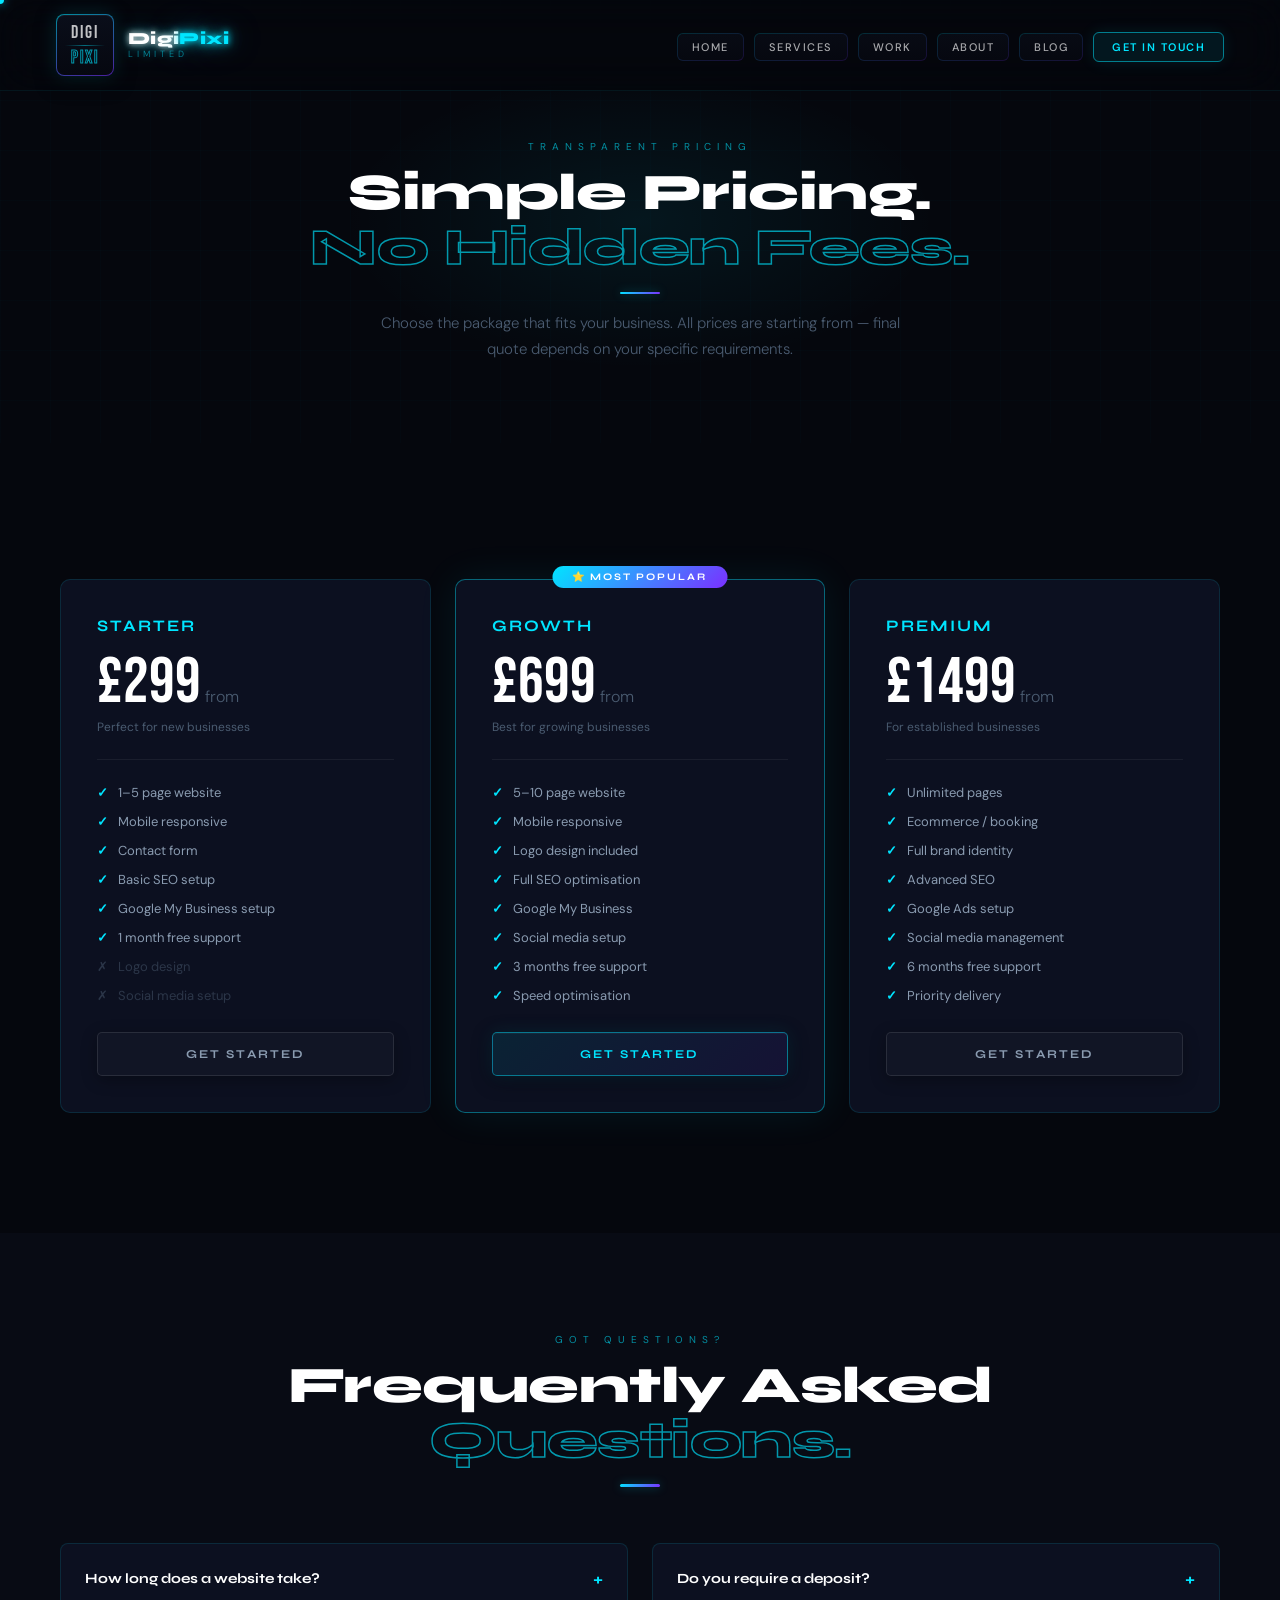
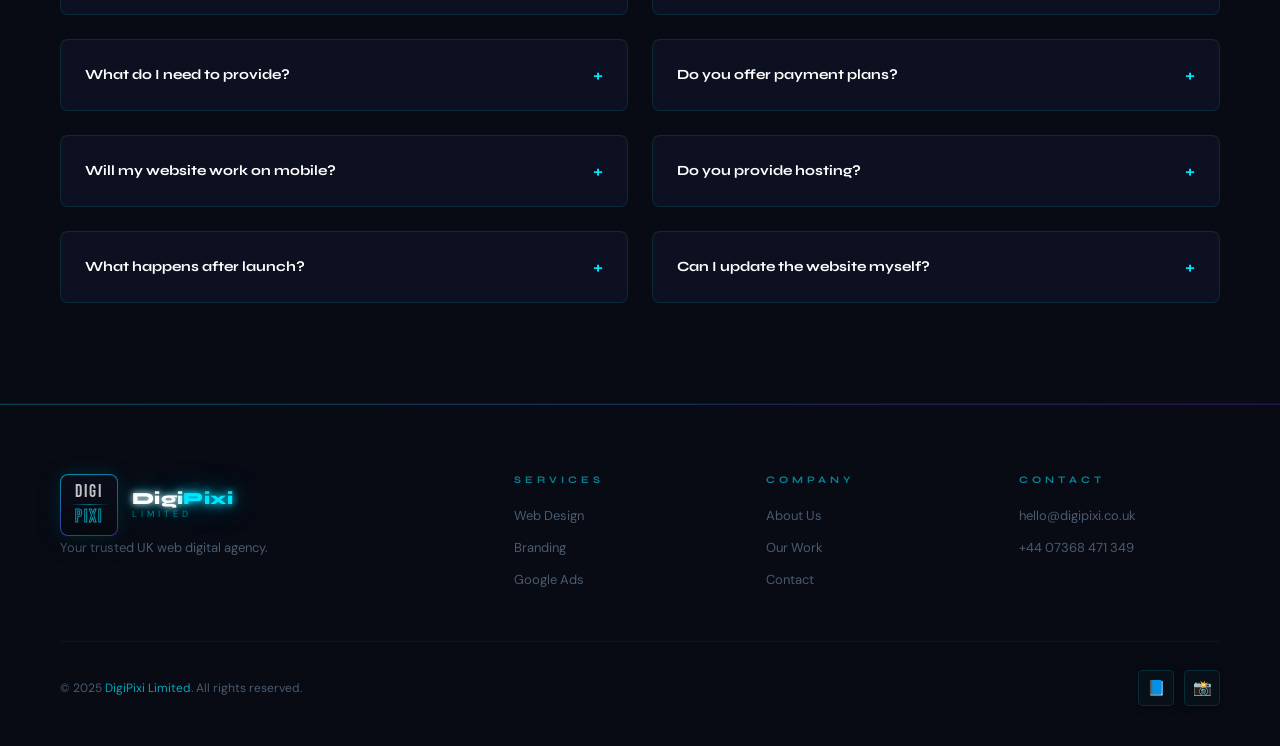
<file: pricing.html>
<!DOCTYPE html>
<html lang="en">
<head>
<meta charset="UTF-8"/><meta name="viewport" content="width=device-width,initial-scale=1.0"/>
<title>Pricing — DigiPixi Limited</title>
<link rel="stylesheet" href="css/style.css"/>
<style>
.pricing-hero{padding:140px 60px 80px;text-align:center;position:relative;overflow:hidden;}
.pricing-hero .grid-bg{opacity:.6;}
.hero-glow{position:absolute;top:50%;left:50%;transform:translate(-50%,-50%);width:600px;height:300px;background:radial-gradient(ellipse,rgba(0,229,255,.07) 0%,transparent 70%);}
.pricing-section{padding:80px 60px 120px;}
.pricing-grid{display:grid;grid-template-columns:repeat(3,1fr);gap:24px;margin-top:56px;}
.pricing-card{background:var(--bg3);border:1px solid var(--border);border-radius:10px;padding:36px;position:relative;transition:all .4s;}
.pricing-card.popular{border-color:rgba(0,229,255,.4);box-shadow:0 0 40px rgba(0,229,255,.08);}
.popular-badge{position:absolute;top:-14px;left:50%;transform:translateX(-50%);background:var(--grad);padding:5px 20px;border-radius:20px;font-family:'Syne',sans-serif;font-size:10px;font-weight:700;letter-spacing:2px;color:#fff;white-space:nowrap;}
.pricing-card:hover{transform:translateY(-6px);box-shadow:0 24px 60px rgba(0,0,0,.4);}
.pricing-card h3{font-family:'Syne',sans-serif;font-size:16px;font-weight:700;color:var(--cyan);letter-spacing:2px;text-transform:uppercase;margin-bottom:8px;}
.pricing-card .price{font-family:'Bebas Neue',sans-serif;font-size:64px;color:#fff;line-height:1;margin:16px 0 4px;}
.pricing-card .price span{font-family:'DM Sans',sans-serif;font-size:16px;color:var(--grey);font-weight:300;}
.pricing-card .price-note{font-size:12px;color:var(--grey);margin-bottom:24px;}
.pricing-divider{height:1px;background:rgba(255,255,255,.06);margin:24px 0;}
.pricing-features{list-style:none;display:flex;flex-direction:column;gap:12px;margin-bottom:28px;}
.pricing-features li{font-size:13px;color:var(--light);display:flex;align-items:center;gap:10px;}
.pricing-features li.yes::before{content:'✓';color:var(--cyan);font-weight:700;}
.pricing-features li.no{color:var(--grey);opacity:.5;}
.pricing-features li.no::before{content:'✗';color:var(--grey);}
.faq-section{padding:100px 60px;background:var(--bg2);}
.faq-grid{display:grid;grid-template-columns:1fr 1fr;gap:24px;margin-top:56px;}
.faq-item{background:var(--bg3);border:1px solid var(--border);border-radius:8px;padding:24px;cursor:pointer;transition:all .3s;}
.faq-item:hover{border-color:rgba(0,229,255,.25);}
.faq-q{font-family:'Syne',sans-serif;font-size:14px;font-weight:700;color:#fff;display:flex;justify-content:space-between;align-items:center;gap:12px;}
.faq-q span{color:var(--cyan);font-size:18px;transition:transform .3s;flex-shrink:0;}
.faq-a{font-size:13px;color:var(--grey);line-height:1.7;margin-top:12px;display:none;}
.faq-item.open .faq-a{display:block;}
.faq-item.open .faq-q span{transform:rotate(45deg);}
@media(max-width:1024px){.pricing-grid{grid-template-columns:1fr 1fr;}}
@media(max-width:768px){.pricing-hero,.pricing-section,.faq-section{padding:80px 24px 60px;}.pricing-grid{grid-template-columns:1fr;}.faq-grid{grid-template-columns:1fr;}}
</style>
</head>
<body>
<div class="cursor" id="cursor"></div>
<nav>
  <a href="index.html" class="nav-logo">
    <div class="nav-logo-box"><span class="d">DIGI</span><div class="dl"></div><span class="p">PIXI</span></div>
    <div class="nav-brand">
      <div class="name"><span class="digi">Digi</span><span class="pixi">Pixi</span></div>
      <span class="ltd">Limited</span>
    </div>
  </a>
  <ul class="nav-links" id="navLinks">
    <li><a href="index.html">Home</a></li>
    <li><a href="services.html">Services</a></li>
    <li><a href="portfolio.html">Work</a></li>
    <li><a href="about.html">About</a></li>
    <li><a href="blog.html">Blog</a></li>
    <li><a href="contact.html" class="nav-cta">Get In Touch</a></li>
  </ul>
  <div class="hamburger" id="hamburger"><span></span><span></span><span></span></div>
</nav>

<section class="pricing-hero">
  <div class="grid-bg"></div>
  <div class="hero-glow"></div>
  <div style="position:relative;z-index:2;" class="reveal">
    <p class="section-eyebrow">Transparent Pricing</p>
    <h1 class="section-title">Simple Pricing.<br/><span class="outline">No Hidden Fees.</span></h1>
    <div class="accent-bar" style="margin:16px auto;"></div>
    <p class="section-sub" style="margin:0 auto;">Choose the package that fits your business. All prices are starting from — final quote depends on your specific requirements.</p>
  </div>
</section>

<section class="pricing-section">
  <div class="pricing-grid stagger">

    <div class="pricing-card">
      <h3>Starter</h3>
      <div class="price">£299<span> from</span></div>
      <p class="price-note">Perfect for new businesses</p>
      <div class="pricing-divider"></div>
      <ul class="pricing-features">
        <li class="yes">1–5 page website</li>
        <li class="yes">Mobile responsive</li>
        <li class="yes">Contact form</li>
        <li class="yes">Basic SEO setup</li>
        <li class="yes">Google My Business setup</li>
        <li class="yes">1 month free support</li>
        <li class="no">Logo design</li>
        <li class="no">Social media setup</li>
      </ul>
      <a href="contact.html" class="btn-secondary" style="width:100%;justify-content:center;">Get Started</a>
    </div>

    <div class="pricing-card popular">
      <div class="popular-badge">⭐ MOST POPULAR</div>
      <h3>Growth</h3>
      <div class="price">£699<span> from</span></div>
      <p class="price-note">Best for growing businesses</p>
      <div class="pricing-divider"></div>
      <ul class="pricing-features">
        <li class="yes">5–10 page website</li>
        <li class="yes">Mobile responsive</li>
        <li class="yes">Logo design included</li>
        <li class="yes">Full SEO optimisation</li>
        <li class="yes">Google My Business</li>
        <li class="yes">Social media setup</li>
        <li class="yes">3 months free support</li>
        <li class="yes">Speed optimisation</li>
      </ul>
      <a href="contact.html" class="btn-primary" style="width:100%;justify-content:center;">Get Started</a>
    </div>

    <div class="pricing-card">
      <h3>Premium</h3>
      <div class="price">£1499<span> from</span></div>
      <p class="price-note">For established businesses</p>
      <div class="pricing-divider"></div>
      <ul class="pricing-features">
        <li class="yes">Unlimited pages</li>
        <li class="yes">Ecommerce / booking</li>
        <li class="yes">Full brand identity</li>
        <li class="yes">Advanced SEO</li>
        <li class="yes">Google Ads setup</li>
        <li class="yes">Social media management</li>
        <li class="yes">6 months free support</li>
        <li class="yes">Priority delivery</li>
      </ul>
      <a href="contact.html" class="btn-secondary" style="width:100%;justify-content:center;">Get Started</a>
    </div>

  </div>
</section>

<!-- FAQ -->
<section class="faq-section">
  <div class="reveal" style="text-align:center;">
    <p class="section-eyebrow">Got Questions?</p>
    <h2 class="section-title">Frequently Asked<br/><span class="outline">Questions.</span></h2>
    <div class="accent-bar" style="margin:16px auto;"></div>
  </div>
  <div class="faq-grid">
    <div class="faq-item" onclick="this.classList.toggle('open')">
      <div class="faq-q">How long does a website take? <span>+</span></div>
      <div class="faq-a">Most websites are delivered within 2–3 weeks. For urgent projects we offer a 2–3 day fast-track delivery. Timeline depends on how quickly you can provide content and feedback.</div>
    </div>
    <div class="faq-item" onclick="this.classList.toggle('open')">
      <div class="faq-q">Do you require a deposit? <span>+</span></div>
      <div class="faq-a">Yes — we require a 50% deposit before starting work. The remaining 50% is due upon completion before we hand over the final files or launch the website.</div>
    </div>
    <div class="faq-item" onclick="this.classList.toggle('open')">
      <div class="faq-q">What do I need to provide? <span>+</span></div>
      <div class="faq-a">We'll need your business information, any existing logos or brand materials, content (text and images) for your website, and feedback during the design process. Don't worry — we guide you through everything.</div>
    </div>
    <div class="faq-item" onclick="this.classList.toggle('open')">
      <div class="faq-q">Do you offer payment plans? <span>+</span></div>
      <div class="faq-a">Yes! For larger projects we can arrange installment payments. Contact us to discuss a payment plan that works for your budget.</div>
    </div>
    <div class="faq-item" onclick="this.classList.toggle('open')">
      <div class="faq-q">Will my website work on mobile? <span>+</span></div>
      <div class="faq-a">Absolutely. Every website we build is fully mobile responsive and tested across all devices and browsers before delivery.</div>
    </div>
    <div class="faq-item" onclick="this.classList.toggle('open')">
      <div class="faq-q">Do you provide hosting? <span>+</span></div>
      <div class="faq-a">We can recommend hosting solutions and help you set everything up. Hosting costs are separate from our design fees and depend on your chosen provider.</div>
    </div>
    <div class="faq-item" onclick="this.classList.toggle('open')">
      <div class="faq-q">What happens after launch? <span>+</span></div>
      <div class="faq-a">All packages include free post-launch support. We also offer ongoing maintenance packages starting from £59/month to keep your website updated and secure.</div>
    </div>
    <div class="faq-item" onclick="this.classList.toggle('open')">
      <div class="faq-q">Can I update the website myself? <span>+</span></div>
      <div class="faq-a">Yes! We build on WordPress with Elementor so you can easily update content yourself. We also provide a basic training session so you feel confident managing your site.</div>
    </div>
  </div>
</section>

<footer class="footer">
  <div class="footer-grid">
    <div class="footer-brand"><a href="index.html" class="nav-logo"><div class="nav-logo-box"><span class="d">DIGI</span><div class="dl"></div><span class="p">PIXI</span></div><div class="nav-brand"><div class="name"><span class="digi">Digi</span><span class="pixi">Pixi</span></div><span class="ltd">Limited</span></div></a><p>Your trusted UK web digital agency.</p></div>
    <div class="footer-col"><h4>Services</h4><ul><li><a href="services.html">Web Design</a></li><li><a href="services.html">Branding</a></li><li><a href="services.html">Google Ads</a></li></ul></div>
    <div class="footer-col"><h4>Company</h4><ul><li><a href="about.html">About Us</a></li><li><a href="portfolio.html">Our Work</a></li><li><a href="contact.html">Contact</a></li></ul></div>
    <div class="footer-col"><h4>Contact</h4><ul><li><a href="mailto:hello@digipixi.co.uk">hello@digipixi.co.uk</a></li><li><a href="tel:+4407368471349">+44 07368 471 349</a></li></ul></div>
  </div>
  <div class="footer-bottom"><p>© 2025 <span>DigiPixi Limited</span>. All rights reserved.</p><div class="footer-socials"><a href="#" class="social-btn">📘</a><a href="#" class="social-btn">📸</a></div></div>
</footer>
<script src="js/main.js"></script>
</body>
</html>
</file>
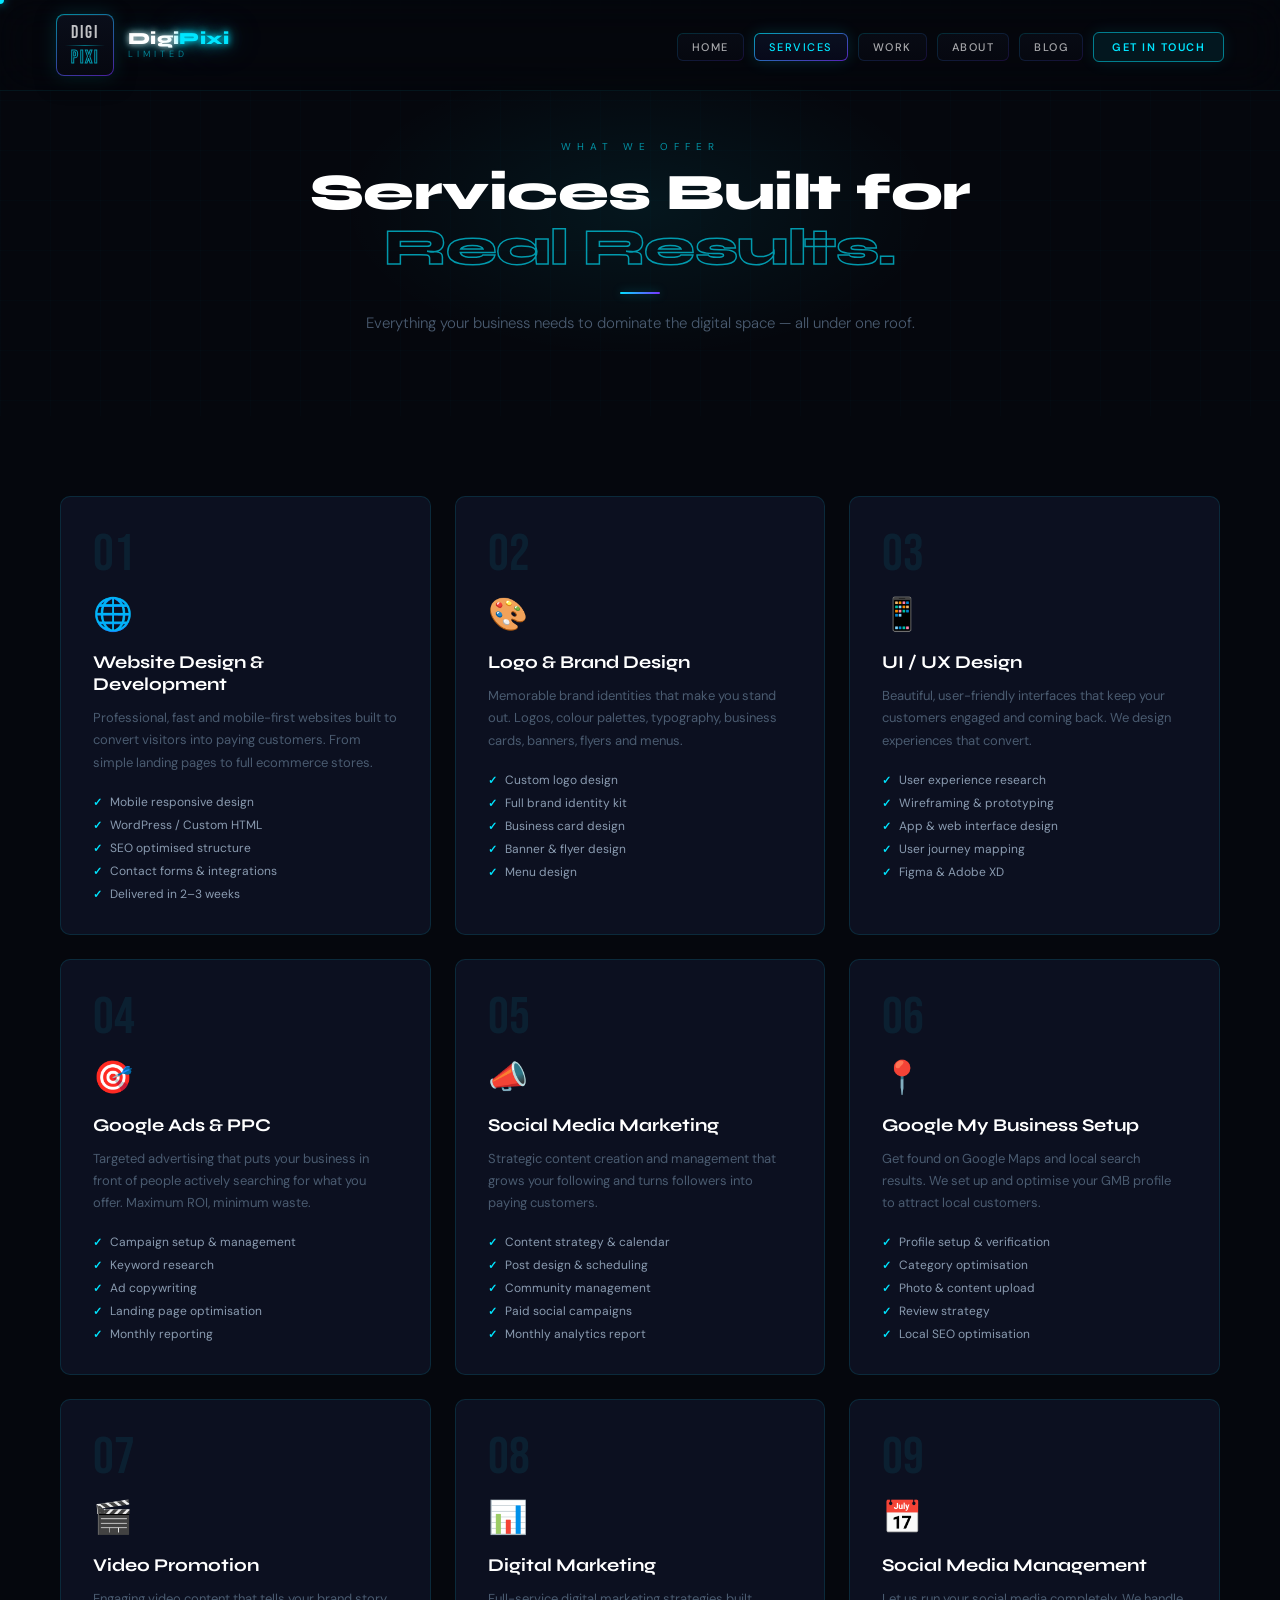
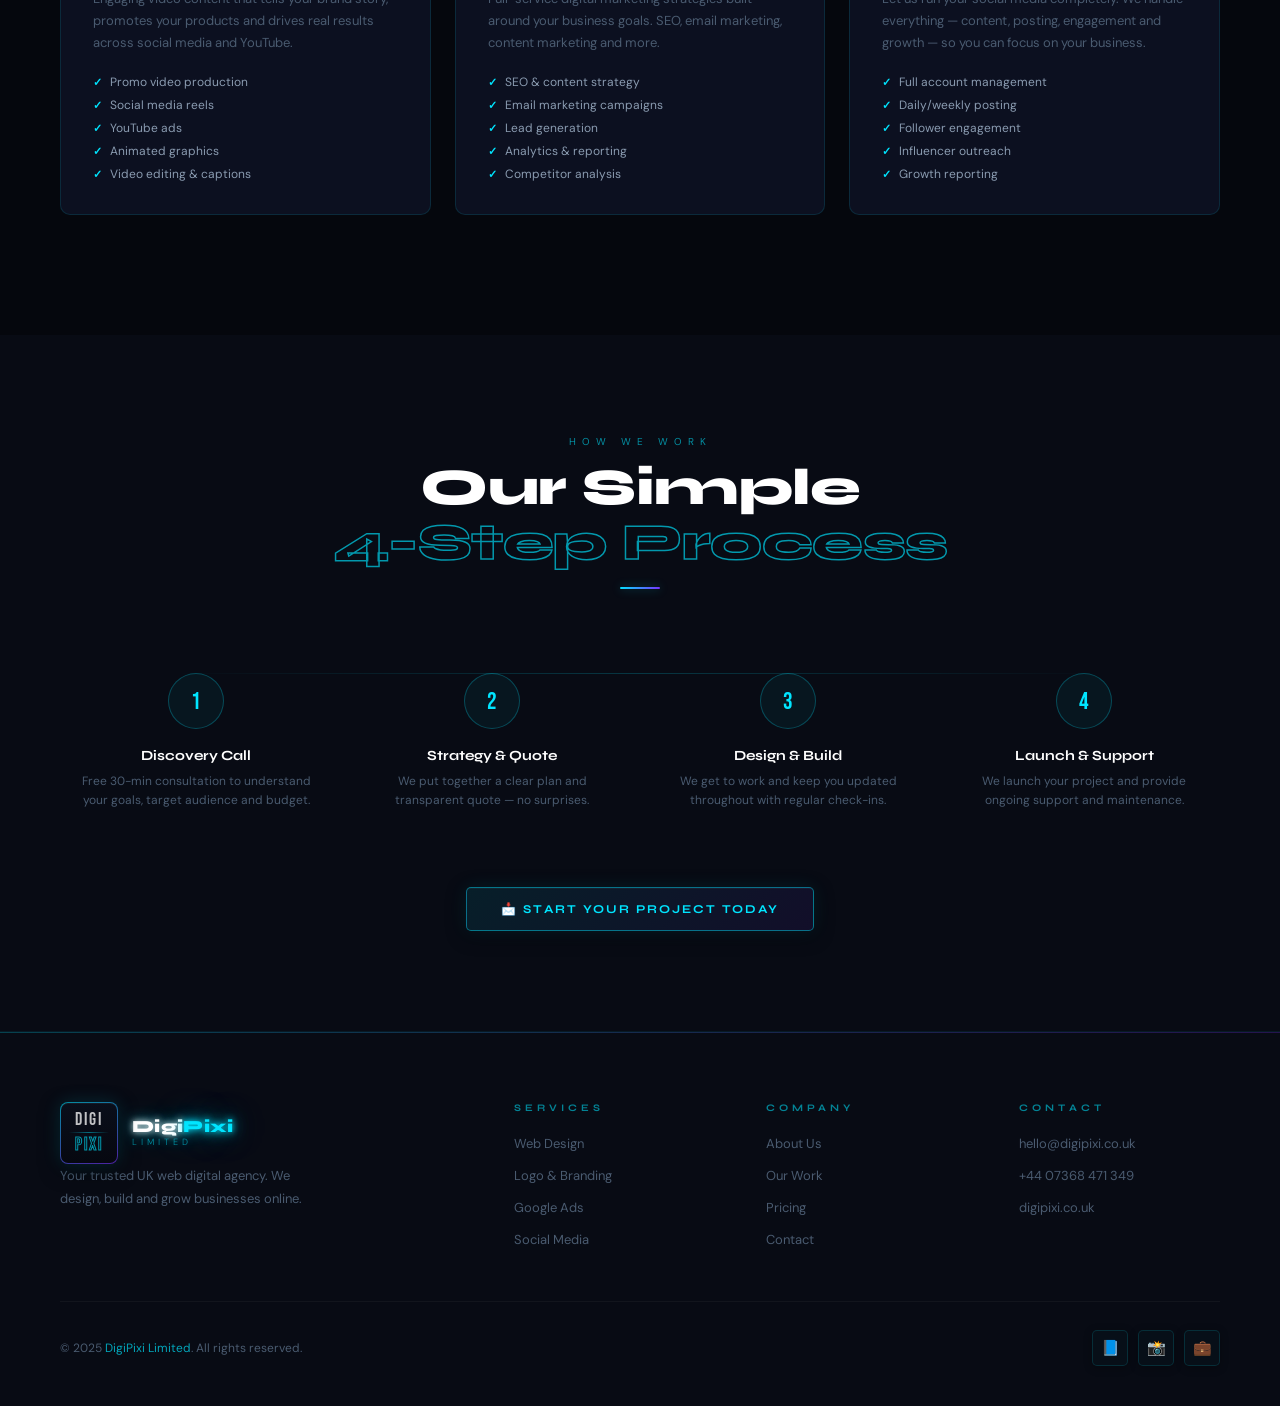
<file: services.html>
<!DOCTYPE html>
<html lang="en">
<head>
<meta charset="UTF-8"/><meta name="viewport" content="width=device-width,initial-scale=1.0"/>
<title>Services — DigiPixi Limited</title>
<link rel="stylesheet" href="css/style.css"/>
<style>
.services-hero{padding:140px 60px 80px;text-align:center;position:relative;overflow:hidden;}
.services-hero .grid-bg{opacity:.6;}
.hero-glow{position:absolute;top:50%;left:50%;transform:translate(-50%,-50%);width:600px;height:300px;background:radial-gradient(ellipse,rgba(0,229,255,.07) 0%,transparent 70%);}
.services-full{padding:80px 60px 120px;}
.services-big-grid{display:grid;grid-template-columns:repeat(3,1fr);gap:24px;}
.svc{background:var(--bg3);border:1px solid var(--border);border-radius:10px;padding:32px;position:relative;overflow:hidden;transition:all .4s;}
.svc::after{content:'';position:absolute;bottom:0;left:0;right:0;height:2px;background:var(--grad);transform:scaleX(0);transition:transform .4s;transform-origin:left;}
.svc:hover{border-color:rgba(0,229,255,.3);transform:translateY(-6px);box-shadow:0 24px 60px rgba(0,0,0,.5);}
.svc:hover::after{transform:scaleX(1);}
.svc-num{font-family:'Bebas Neue',sans-serif;font-size:52px;color:rgba(0,229,255,.08);line-height:1;margin-bottom:12px;}
.svc-icon{font-size:32px;margin-bottom:16px;}
.svc h3{font-family:'Syne',sans-serif;font-size:18px;font-weight:700;color:#fff;margin-bottom:12px;}
.svc p{font-size:13px;color:var(--grey);line-height:1.7;margin-bottom:20px;}
.svc-features{list-style:none;display:flex;flex-direction:column;gap:7px;}
.svc-features li{font-size:12px;color:var(--light);display:flex;align-items:center;gap:8px;}
.svc-features li::before{content:'✓';color:var(--cyan);font-size:11px;font-weight:700;}
.process-section{padding:100px 60px;background:var(--bg2);}
.process-steps{display:grid;grid-template-columns:repeat(4,1fr);gap:24px;margin-top:56px;position:relative;}
.process-steps::before{content:'';position:absolute;top:28px;left:10%;right:10%;height:1px;background:linear-gradient(90deg,transparent,var(--cyan),transparent);opacity:.2;}
.step{text-align:center;padding:28px 20px;}
.step-num{width:56px;height:56px;border-radius:50%;border:1px solid rgba(0,229,255,.25);background:rgba(0,229,255,.05);display:flex;align-items:center;justify-content:center;font-family:'Bebas Neue',sans-serif;font-size:24px;color:var(--cyan);margin:0 auto 18px;}
.step h4{font-family:'Syne',sans-serif;font-size:14px;font-weight:700;color:#fff;margin-bottom:8px;}
.step p{font-size:12px;color:var(--grey);line-height:1.6;}
@media(max-width:1024px){.services-big-grid{grid-template-columns:repeat(2,1fr);}}
@media(max-width:768px){.services-hero,.services-full,.process-section{padding:80px 24px 60px;}.services-big-grid{grid-template-columns:1fr;}.process-steps{grid-template-columns:repeat(2,1fr);}}
</style>
</head>
<body>
<div class="cursor" id="cursor"></div>
<nav>
  <a href="index.html" class="nav-logo">
    <div class="nav-logo-box"><span class="d">DIGI</span><div class="dl"></div><span class="p">PIXI</span></div>
    <div class="nav-brand">
      <div class="name"><span class="digi">Digi</span><span class="pixi">Pixi</span></div>
      <span class="ltd">Limited</span>
    </div>
  </a>
  <ul class="nav-links" id="navLinks">
    <li><a href="index.html">Home</a></li>
    <li><a href="services.html" class="active">Services</a></li>
    <li><a href="portfolio.html">Work</a></li>
    <li><a href="about.html">About</a></li>
    <li><a href="blog.html">Blog</a></li>
    <li><a href="contact.html" class="nav-cta">Get In Touch</a></li>
  </ul>
  <div class="hamburger" id="hamburger"><span></span><span></span><span></span></div>
</nav>

<section class="services-hero">
  <div class="grid-bg"></div>
  <div class="hero-glow"></div>
  <div style="position:relative;z-index:2;" class="reveal">
    <p class="section-eyebrow">What We Offer</p>
    <h1 class="section-title">Services Built for<br/><span class="outline">Real Results.</span></h1>
    <div class="accent-bar" style="margin:16px auto;"></div>
    <p class="section-sub" style="margin:0 auto;">Everything your business needs to dominate the digital space — all under one roof.</p>
  </div>
</section>

<section class="services-full">
  <div class="services-big-grid stagger">

    <div class="svc">
      <div class="svc-num">01</div>
      <div class="svc-icon">🌐</div>
      <h3>Website Design & Development</h3>
      <p>Professional, fast and mobile-first websites built to convert visitors into paying customers. From simple landing pages to full ecommerce stores.</p>
      <ul class="svc-features">
        <li>Mobile responsive design</li>
        <li>WordPress / Custom HTML</li>
        <li>SEO optimised structure</li>
        <li>Contact forms & integrations</li>
        <li>Delivered in 2–3 weeks</li>
      </ul>
    </div>

    <div class="svc">
      <div class="svc-num">02</div>
      <div class="svc-icon">🎨</div>
      <h3>Logo & Brand Design</h3>
      <p>Memorable brand identities that make you stand out. Logos, colour palettes, typography, business cards, banners, flyers and menus.</p>
      <ul class="svc-features">
        <li>Custom logo design</li>
        <li>Full brand identity kit</li>
        <li>Business card design</li>
        <li>Banner & flyer design</li>
        <li>Menu design</li>
      </ul>
    </div>

    <div class="svc">
      <div class="svc-num">03</div>
      <div class="svc-icon">📱</div>
      <h3>UI / UX Design</h3>
      <p>Beautiful, user-friendly interfaces that keep your customers engaged and coming back. We design experiences that convert.</p>
      <ul class="svc-features">
        <li>User experience research</li>
        <li>Wireframing & prototyping</li>
        <li>App & web interface design</li>
        <li>User journey mapping</li>
        <li>Figma & Adobe XD</li>
      </ul>
    </div>

    <div class="svc">
      <div class="svc-num">04</div>
      <div class="svc-icon">🎯</div>
      <h3>Google Ads & PPC</h3>
      <p>Targeted advertising that puts your business in front of people actively searching for what you offer. Maximum ROI, minimum waste.</p>
      <ul class="svc-features">
        <li>Campaign setup & management</li>
        <li>Keyword research</li>
        <li>Ad copywriting</li>
        <li>Landing page optimisation</li>
        <li>Monthly reporting</li>
      </ul>
    </div>

    <div class="svc">
      <div class="svc-num">05</div>
      <div class="svc-icon">📣</div>
      <h3>Social Media Marketing</h3>
      <p>Strategic content creation and management that grows your following and turns followers into paying customers.</p>
      <ul class="svc-features">
        <li>Content strategy & calendar</li>
        <li>Post design & scheduling</li>
        <li>Community management</li>
        <li>Paid social campaigns</li>
        <li>Monthly analytics report</li>
      </ul>
    </div>

    <div class="svc">
      <div class="svc-num">06</div>
      <div class="svc-icon">📍</div>
      <h3>Google My Business Setup</h3>
      <p>Get found on Google Maps and local search results. We set up and optimise your GMB profile to attract local customers.</p>
      <ul class="svc-features">
        <li>Profile setup & verification</li>
        <li>Category optimisation</li>
        <li>Photo & content upload</li>
        <li>Review strategy</li>
        <li>Local SEO optimisation</li>
      </ul>
    </div>

    <div class="svc">
      <div class="svc-num">07</div>
      <div class="svc-icon">🎬</div>
      <h3>Video Promotion</h3>
      <p>Engaging video content that tells your brand story, promotes your products and drives real results across social media and YouTube.</p>
      <ul class="svc-features">
        <li>Promo video production</li>
        <li>Social media reels</li>
        <li>YouTube ads</li>
        <li>Animated graphics</li>
        <li>Video editing & captions</li>
      </ul>
    </div>

    <div class="svc">
      <div class="svc-num">08</div>
      <div class="svc-icon">📊</div>
      <h3>Digital Marketing</h3>
      <p>Full-service digital marketing strategies built around your business goals. SEO, email marketing, content marketing and more.</p>
      <ul class="svc-features">
        <li>SEO & content strategy</li>
        <li>Email marketing campaigns</li>
        <li>Lead generation</li>
        <li>Analytics & reporting</li>
        <li>Competitor analysis</li>
      </ul>
    </div>

    <div class="svc">
      <div class="svc-num">09</div>
      <div class="svc-icon">📅</div>
      <h3>Social Media Management</h3>
      <p>Let us run your social media completely. We handle everything — content, posting, engagement and growth — so you can focus on your business.</p>
      <ul class="svc-features">
        <li>Full account management</li>
        <li>Daily/weekly posting</li>
        <li>Follower engagement</li>
        <li>Influencer outreach</li>
        <li>Growth reporting</li>
      </ul>
    </div>

  </div>
</section>

<!-- PROCESS -->
<section class="process-section">
  <div class="reveal" style="text-align:center;">
    <p class="section-eyebrow">How We Work</p>
    <h2 class="section-title">Our Simple<br/><span class="outline">4-Step Process</span></h2>
    <div class="accent-bar" style="margin:16px auto;"></div>
  </div>
  <div class="process-steps stagger">
    <div class="step">
      <div class="step-num">1</div>
      <h4>Discovery Call</h4>
      <p>Free 30-min consultation to understand your goals, target audience and budget.</p>
    </div>
    <div class="step">
      <div class="step-num">2</div>
      <h4>Strategy & Quote</h4>
      <p>We put together a clear plan and transparent quote — no surprises.</p>
    </div>
    <div class="step">
      <div class="step-num">3</div>
      <h4>Design & Build</h4>
      <p>We get to work and keep you updated throughout with regular check-ins.</p>
    </div>
    <div class="step">
      <div class="step-num">4</div>
      <h4>Launch & Support</h4>
      <p>We launch your project and provide ongoing support and maintenance.</p>
    </div>
  </div>
  <div style="text-align:center;margin-top:48px;" class="reveal">
    <a href="contact.html" class="btn-primary">📩 Start Your Project Today</a>
  </div>
</section>

<footer class="footer">
  <div class="footer-grid">
    <div class="footer-brand">
      <a href="index.html" class="nav-logo"><div class="nav-logo-box"><span class="d">DIGI</span><div class="dl"></div><span class="p">PIXI</span></div><div class="nav-brand"><div class="name"><span class="digi">Digi</span><span class="pixi">Pixi</span></div><span class="ltd">Limited</span></div></a>
      <p>Your trusted UK web digital agency. We design, build and grow businesses online.</p>
    </div>
    <div class="footer-col"><h4>Services</h4><ul><li><a href="services.html">Web Design</a></li><li><a href="services.html">Logo & Branding</a></li><li><a href="services.html">Google Ads</a></li><li><a href="services.html">Social Media</a></li></ul></div>
    <div class="footer-col"><h4>Company</h4><ul><li><a href="about.html">About Us</a></li><li><a href="portfolio.html">Our Work</a></li><li><a href="pricing.html">Pricing</a></li><li><a href="contact.html">Contact</a></li></ul></div>
    <div class="footer-col"><h4>Contact</h4><ul><li><a href="mailto:hello@digipixi.co.uk">hello@digipixi.co.uk</a></li><li><a href="tel:+4407368471349">+44 07368 471 349</a></li><li><a href="#">digipixi.co.uk</a></li></ul></div>
  </div>
  <div class="footer-bottom">
    <p>© 2025 <span>DigiPixi Limited</span>. All rights reserved.</p>
    <div class="footer-socials"><a href="#" class="social-btn">📘</a><a href="#" class="social-btn">📸</a><a href="#" class="social-btn">💼</a></div>
  </div>
</footer>
<script src="js/main.js"></script>
</body>
</html>
</file>
<file: css/style.css>
@import url('https://fonts.googleapis.com/css2?family=Bebas+Neue&family=Syne:wght@400;600;700;800&family=DM+Sans:ital,wght@0,300;0,400;0,500;1,300&display=swap');

:root {
  --bg:       #05070D;
  --bg2:      #080B14;
  --bg3:      #0C1020;
  --cyan:     #00E5FF;
  --purple:   #7B2FFF;
  --white:    #FFFFFF;
  --grey:     #4A5B70;
  --light:    #8A9BB0;
  --border:   rgba(0,229,255,0.12);
  --grad:     linear-gradient(135deg,#00E5FF,#7B2FFF);
}

*,*::before,*::after{margin:0;padding:0;box-sizing:border-box;}
html{scroll-behavior:smooth;}
body{background:var(--bg);color:var(--white);font-family:'DM Sans',sans-serif;overflow-x:hidden;}
a{text-decoration:none;color:inherit;}
::-webkit-scrollbar{width:3px;}
::-webkit-scrollbar-thumb{background:linear-gradient(var(--cyan),var(--purple));border-radius:2px;}

/* ── CURSOR ── */
.cursor{width:8px;height:8px;background:var(--cyan);border-radius:50%;position:fixed;pointer-events:none;z-index:9999;transform:translate(-50%,-50%);mix-blend-mode:screen;box-shadow:0 0 10px rgba(0,229,255,.6);}

/* ══════════════════════════════════════
   NAV
══════════════════════════════════════ */
nav{
  position:fixed;top:0;left:0;right:0;z-index:100;
  padding:14px 56px;
  display:flex;align-items:center;justify-content:space-between;
  background:rgba(5,7,13,.88);
  border-bottom:1px solid rgba(0,229,255,.07);
  transition:all .3s;
}
nav::before{
  content:'';
  position:absolute;inset:0;
  backdrop-filter:blur(20px);
  -webkit-backdrop-filter:blur(20px);
  z-index:-1;
  pointer-events:none;
}
nav.scrolled{
  padding:10px 56px;
  background:rgba(5,7,13,.97);
  box-shadow:0 4px 40px rgba(0,0,0,.7);
}

/* ══════════════════════════════════════
   LOGO — wider, not squeezed, dim DIGI
══════════════════════════════════════ */
.nav-logo{
  display:flex;align-items:center;gap:14px;
  text-decoration:none;
}

/* The box itself — wider aspect ratio */
.nav-logo-box{
  width:58px;          /* wider */
  height:62px;         /* not too tall */
  border:1.5px solid transparent;
  background:
    linear-gradient(#0A0E1A,#060810) padding-box,
    linear-gradient(160deg,rgba(0,229,255,.6),rgba(123,47,255,.6)) border-box;
  border-radius:8px;
  display:flex;
  flex-direction:column;
  align-items:center;
  justify-content:center;
  gap:3px;
  box-shadow:
    0 0 18px rgba(0,229,255,.15),
    0 6px 20px rgba(0,0,0,.5),
    inset 0 1px 0 rgba(255,255,255,.05);
  position:relative;
  transition:box-shadow .3s;
  flex-shrink:0;
}
.nav-logo-box:hover{
  box-shadow:0 0 28px rgba(0,229,255,.25),0 8px 28px rgba(0,0,0,.6);
}

/* DIGI — dimmed, recogniseable */
.nav-logo-box .d{
  font-family:'Bebas Neue',sans-serif;
  font-size:18px;
  letter-spacing:2px;
  color:rgba(255,255,255,.75);   /* dimmed — not blinding white */
  line-height:1;
  text-shadow:none;              /* no glow */
}

/* Divider line */
.nav-logo-box .dl{
  width:70%;
  height:1px;
  background:linear-gradient(90deg,transparent,rgba(0,229,255,.45),transparent);
}

/* PIXI — outline style for contrast with DIGI */
.nav-logo-box .p{
  font-family:'Bebas Neue',sans-serif;
  font-size:18px;
  letter-spacing:2px;
  color:transparent;
  -webkit-text-stroke:1px rgba(0,229,255,.65);
  line-height:1;
}

/* Brand name text next to box */
.nav-brand{
  display:flex;
  flex-direction:column;
  gap:1px;
}
.nav-brand .name{
  font-family:'Syne',sans-serif;
  font-size:17px;
  font-weight:800;
  letter-spacing:.3px;
  line-height:1;
}
.nav-brand .digi{
  color:#fff;
  text-shadow:
    0 0 6px rgba(255,255,255,.9),
    0 0 14px rgba(0,229,255,.6),
    0 0 30px rgba(0,229,255,.3);
}
.nav-brand .pixi{
  color:var(--cyan);
  -webkit-text-fill-color:var(--cyan);
  text-shadow:
    0 0 6px rgba(0,229,255,1),
    0 0 14px rgba(0,229,255,.8),
    0 0 30px rgba(0,229,255,.5),
    0 0 60px rgba(0,229,255,.2);
}
.nav-brand .ltd{
  font-family:'DM Sans',sans-serif;
  font-size:9px;
  font-weight:300;
  letter-spacing:4px;
  color:rgba(0,229,255,.6);
  text-transform:uppercase;
  text-shadow:0 0 8px rgba(0,229,255,.4);
}

/* Nav links */
.nav-links{display:flex;align-items:center;gap:10px;list-style:none;}
.nav-links a{
  font-family:'DM Sans',sans-serif;font-size:11px;font-weight:500;
  color:rgba(255,255,255,.65);letter-spacing:1.5px;text-transform:uppercase;
  transition:all .3s;position:relative;
  padding:6px 14px;
  border:1px solid transparent;
  border-radius:6px;
  background:
    linear-gradient(#080B14,#060810) padding-box,
    linear-gradient(160deg,rgba(0,229,255,.18),rgba(123,47,255,.18)) border-box;
}
.nav-links a::after{display:none;}
.nav-links a:hover{
  color:var(--cyan);
  background:
    linear-gradient(#080B14,#060810) padding-box,
    linear-gradient(160deg,rgba(0,229,255,.55),rgba(123,47,255,.55)) border-box;
  box-shadow:0 0 12px rgba(0,229,255,.1);
}
.nav-links a.active{
  color:var(--cyan);
  background:
    linear-gradient(#0A1020,#07091A) padding-box,
    linear-gradient(160deg,rgba(0,229,255,.7),rgba(123,47,255,.7)) border-box;
  box-shadow:0 0 16px rgba(0,229,255,.15);
}
.nav-cta{
  padding:7px 18px!important;
  border:1.5px solid rgba(0,229,255,.5)!important;
  border-radius:6px!important;color:var(--cyan)!important;
  background:rgba(0,229,255,.08)!important;
  box-shadow:0 0 16px rgba(0,229,255,.1)!important;
  transition:all .3s!important;
  font-weight:600!important;
}
.nav-cta:hover{
  background:rgba(0,229,255,.15)!important;
  box-shadow:0 0 28px rgba(0,229,255,.22)!important;
  border-color:rgba(0,229,255,.75)!important;
}
.hamburger{display:none;flex-direction:column;gap:5px;cursor:pointer;}
.hamburger span{width:24px;height:1.5px;background:var(--cyan);display:block;transition:all .3s;}

/* ══════════════════════════════════════
   FOOTER
══════════════════════════════════════ */
.footer{
  background:var(--bg2);
  border-top:1px solid rgba(0,229,255,.07);
  padding:70px 60px 40px;
  position:relative;overflow:hidden;
}
.footer::before{
  content:'';position:absolute;top:0;left:0;right:0;height:1px;
  background:var(--grad);opacity:.25;
}
.footer-grid{display:grid;grid-template-columns:2fr 1fr 1fr 1fr;gap:52px;margin-bottom:52px;}
.footer-brand .logo-wrap{display:flex;align-items:center;gap:14px;margin-bottom:18px;}
.footer-brand p{font-size:13px;color:var(--grey);line-height:1.8;max-width:260px;}
.footer-col h4{font-family:'Syne',sans-serif;font-size:10px;font-weight:700;letter-spacing:4px;text-transform:uppercase;color:var(--cyan);opacity:.55;margin-bottom:18px;}
.footer-col ul{list-style:none;display:flex;flex-direction:column;gap:11px;}
.footer-col ul li a{font-size:13px;color:var(--grey);transition:color .3s;}
.footer-col ul li a:hover{color:#fff;}
.footer-bottom{display:flex;align-items:center;justify-content:space-between;padding-top:28px;border-top:1px solid rgba(255,255,255,.04);}
.footer-bottom p{font-size:12px;color:var(--grey);}
.footer-bottom span{color:var(--cyan);opacity:.7;}
.footer-socials{display:flex;gap:10px;}
.social-btn{
  width:36px;height:36px;border:1px solid rgba(0,229,255,.14);border-radius:5px;
  display:flex;align-items:center;justify-content:center;font-size:15px;
  color:var(--light);transition:all .3s;background:rgba(0,229,255,.02);
  box-shadow:0 2px 8px rgba(0,0,0,.3);
}
.social-btn:hover{border-color:var(--cyan);background:rgba(0,229,255,.09);transform:translateY(-2px);box-shadow:0 6px 20px rgba(0,229,255,.12);}

/* ══════════════════════════════════════
   TYPOGRAPHY & SECTION COMMONS
══════════════════════════════════════ */
.section-eyebrow{font-family:'DM Sans',sans-serif;font-size:10px;letter-spacing:6px;text-transform:uppercase;color:var(--cyan);opacity:.6;margin-bottom:12px;}
.section-title{font-family:'Syne',sans-serif;font-size:clamp(32px,4vw,54px);font-weight:800;line-height:1.08;letter-spacing:-.5px;margin-bottom:16px;}
.section-title .outline{color:transparent;-webkit-text-stroke:1.5px rgba(0,229,255,.65);}
.section-sub{font-family:'DM Sans',sans-serif;font-size:15px;font-weight:300;color:var(--grey);line-height:1.75;max-width:560px;}
.accent-bar{width:40px;height:2.5px;background:var(--grad);border-radius:2px;margin:16px 0;box-shadow:0 0 10px rgba(0,229,255,.35);}

/* ══════════════════════════════════════
   BUTTONS
══════════════════════════════════════ */
.btn-primary{
  display:inline-flex;align-items:center;gap:8px;padding:14px 34px;
  background:linear-gradient(135deg,rgba(0,229,255,.09),rgba(123,47,255,.09));
  border:1.5px solid rgba(0,229,255,.45);border-radius:5px;
  font-family:'Syne',sans-serif;font-size:12px;font-weight:700;
  letter-spacing:2px;text-transform:uppercase;color:var(--cyan);
  transition:all .35s;cursor:pointer;
  box-shadow:0 0 18px rgba(0,229,255,.09),0 4px 20px rgba(0,0,0,.4),inset 0 1px 0 rgba(255,255,255,.04);
  position:relative;overflow:hidden;
}
.btn-primary::after{
  content:'';position:absolute;inset:0;
  background:linear-gradient(135deg,rgba(0,229,255,.14),rgba(123,47,255,.14));
  opacity:0;transition:opacity .35s;
}
.btn-primary:hover::after{opacity:1;}
.btn-primary:hover{
  box-shadow:0 0 32px rgba(0,229,255,.28),0 10px 28px rgba(0,0,0,.5);
  transform:translateY(-3px);border-color:var(--cyan);
}
.btn-secondary{
  display:inline-flex;align-items:center;gap:8px;padding:14px 34px;
  background:rgba(255,255,255,.025);
  border:1.5px solid rgba(255,255,255,.1);border-radius:5px;
  font-family:'Syne',sans-serif;font-size:12px;font-weight:700;
  letter-spacing:2px;text-transform:uppercase;color:var(--light);
  transition:all .35s;cursor:pointer;
  box-shadow:0 4px 16px rgba(0,0,0,.3);
}
.btn-secondary:hover{border-color:rgba(255,255,255,.28);color:#fff;transform:translateY(-3px);background:rgba(255,255,255,.05);}

/* ══════════════════════════════════════
   ANIMATIONS
══════════════════════════════════════ */
@keyframes fadeUp{from{opacity:0;transform:translateY(30px);}to{opacity:1;transform:translateY(0);}}
@keyframes fadeIn{from{opacity:0;}to{opacity:1;}}
@keyframes pulse{0%,100%{opacity:1;}50%{opacity:.35;}}
@keyframes marquee{from{transform:translateX(0);}to{transform:translateX(-50%);}}

.reveal{opacity:0;transform:translateY(32px);transition:opacity .8s ease,transform .8s ease;}
.reveal.visible{opacity:1;transform:translateY(0);}

/* ══════════════════════════════════════
   HELPERS
══════════════════════════════════════ */
.grid-bg{
  position:absolute;inset:0;
  background-image:
    linear-gradient(rgba(0,229,255,.022) 1px,transparent 1px),
    linear-gradient(90deg,rgba(0,229,255,.022) 1px,transparent 1px);
  background-size:50px 50px;pointer-events:none;
}

/* Depth card base — used across pages */
.depth-card{
  background:linear-gradient(155deg,#0D1325 0%,#06080F 100%);
  border:1px solid rgba(255,255,255,.055);
  border-radius:14px;
  box-shadow:
    0 2px 0 rgba(255,255,255,.04) inset,
    0 -2px 0 rgba(0,0,0,.4) inset,
    0 20px 60px rgba(0,0,0,.55),
    0 4px 16px rgba(0,0,0,.3);
  position:relative;overflow:hidden;
}
.depth-card::before{
  content:'';position:absolute;top:0;left:0;right:0;height:1px;
  background:linear-gradient(90deg,transparent,rgba(255,255,255,.07),transparent);
}

/* Orb glow */
.orb{position:absolute;border-radius:50%;filter:blur(55px);pointer-events:none;}
.orb-cyan{background:radial-gradient(circle,rgba(0,229,255,.1),transparent 65%);}
.orb-purple{background:radial-gradient(circle,rgba(123,47,255,.09),transparent 65%);}

/* ══════════════════════════════════════
   RESPONSIVE
══════════════════════════════════════ */
@media(max-width:1024px){
  nav{padding:12px 28px;}
  nav.scrolled{padding:10px 28px;}
  .footer-grid{grid-template-columns:1fr 1fr;gap:32px;}
}
@media(max-width:768px){
  .nav-links{
    display:none;position:fixed;top:0;left:0;right:0;bottom:0;
    background:rgba(5,7,13,.98);backdrop-filter:blur(20px);
    flex-direction:column;align-items:center;justify-content:center;
    gap:32px;z-index:99;
  }
  .nav-links.open{display:flex;}
  .nav-links a{
    font-size:18px;letter-spacing:3px;
    background:none!important;border-color:transparent!important;
    box-shadow:none!important;padding:6px 0!important;
  }
  .nav-links a.active{color:var(--cyan)!important;}
  .nav-links a:hover{color:var(--cyan)!important;}
  .hamburger{display:flex;position:relative;z-index:101;}
  .hamburger.open span:nth-child(1){transform:translateY(6.5px) rotate(45deg);}
  .hamburger.open span:nth-child(2){opacity:0;transform:scaleX(0);}
  .hamburger.open span:nth-child(3){transform:translateY(-6.5px) rotate(-45deg);}
  .nav-logo-box{width:44px;height:46px;}
  .nav-logo-box .d{font-size:14px;}
  .nav-logo-box .p{font-size:14px;}
  .footer{padding:48px 24px 32px;}
  .footer-grid{grid-template-columns:1fr;gap:28px;}
  .footer-bottom{flex-direction:column;gap:16px;text-align:center;}
}
</file>
